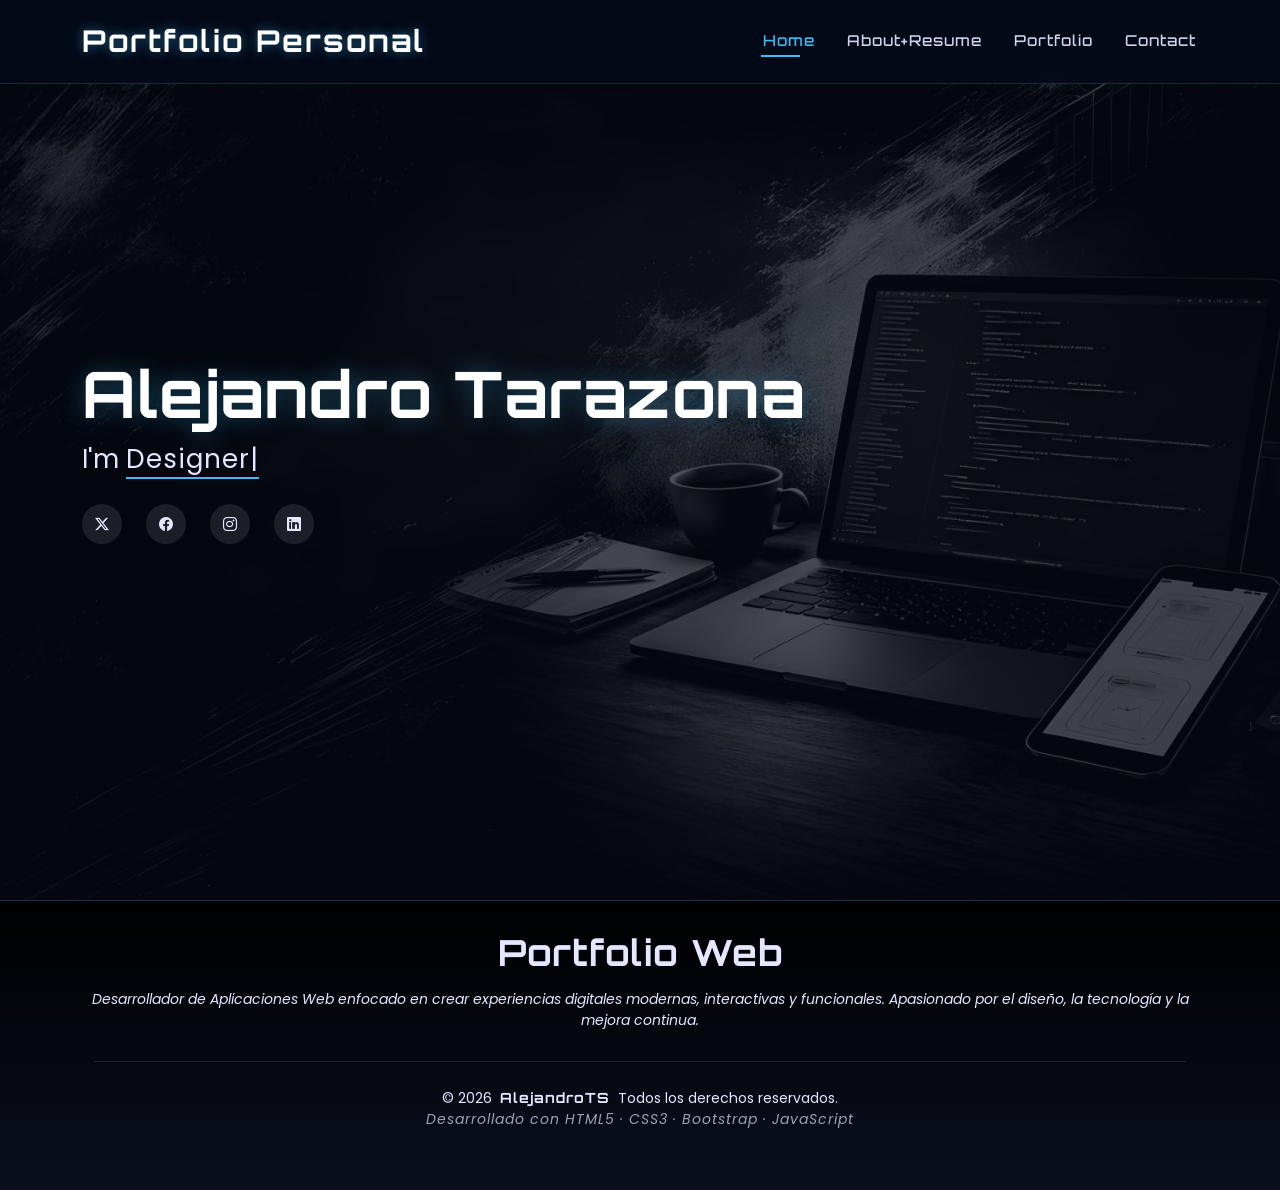
<file: index.html>
<!DOCTYPE html>
<html lang="en">

<head>
  <meta charset="utf-8">
  <meta content="width=device-width, initial-scale=1.0" name="viewport">
  <title>Index - Portfolio</title>
  <meta name="description" content="">
  <meta name="keywords" content="">

  <!-- Favicons -->
  <link href="assets/img/icons8-gato-pixel-32.png" rel="icon">
  <link href="assets/img/apple-touch-icon.png" rel="apple-touch-icon">

  <!-- Fonts -->
  <link href="https://fonts.googleapis.com" rel="preconnect">
  <link href="https://fonts.gstatic.com" rel="preconnect" crossorigin>
  <link
    href="https://fonts.googleapis.com/css2?family=Roboto:ital,wght@0,100;0,300;0,400;0,500;0,700;0,900;1,100;1,300;1,400;1,500;1,700;1,900&family=Poppins:ital,wght@0,100;0,200;0,300;0,400;0,500;0,600;0,700;0,800;0,900;1,100;1,200;1,300;1,400;1,500;1,600;1,700;1,800;1,900&family=Raleway:ital,wght@0,100;0,200;0,300;0,400;0,500;0,600;0,700;0,800;0,900;1,100;1,200;1,300;1,400;1,500;1,600;1,700;1,800;1,900&display=swap"
    rel="stylesheet">
  <link href="https://fonts.googleapis.com/css2?family=Orbitron:wght@400;600;700&display=swap" rel="stylesheet">

  <!-- Vendor CSS Files -->
  <link href="assets/vendor/bootstrap/css/bootstrap.min.css" rel="stylesheet">
  <link href="assets/vendor/bootstrap-icons/bootstrap-icons.css" rel="stylesheet">
  <link href="assets/vendor/aos/aos.css" rel="stylesheet">
  <link href="assets/vendor/swiper/swiper-bundle.min.css" rel="stylesheet">
  <link href="assets/vendor/glightbox/css/glightbox.min.css" rel="stylesheet">

  <!-- Main CSS File -->
  <link href="assets/css/main.css" rel="stylesheet">

  <!-- =======================================================
  * Template Name: Personal
  * Template URL: https://bootstrapmade.com/personal-free-resume-bootstrap-template/
  * Updated: Mar 05 2025 with Bootstrap v5.3.3
  * Author: BootstrapMade.com
  * License: https://bootstrapmade.com/license/
  ======================================================== -->
</head>

<body class="index-page">

  <header id="header" class="header d-flex align-items-center fixed-top">
    <div class="container-fluid container-xl position-relative d-flex align-items-center justify-content-between">

      <a href="index.html" class="logo d-flex align-items-center">
        <!-- Uncomment the line below if you also wish to use an image logo -->
        <h1 class="sitename">Portfolio Personal</h1>
      </a>

      <!--Boton Hamburguesa-->
      <i class="mobile-nav-toggle bi bi-list"></i>

      <nav id="navmenu" class="navmenu">
        <ul>
          <li><a href="index.html" class="active">Home</a></li>
          <li><a href="about.html">About+Resume</a></li>
          <li><a href="portfolio.html">Portfolio</a></li>
          <li><a href="contact.html">Contact</a></li>
        </ul>
      </nav>

    </div>
  </header>

  <main class="main">

    <!-- Hero Section -->
    <section id="hero" class="hero section dark-background">

      <img src="assets/img/imgHome.jpeg" alt="" data-aos="fade-in">

      <div class="container" data-aos="zoom-out" data-aos-delay="100">
        <h2>Alejandro Tarazona</h2>
        <p>I'm <span class="typed" data-typed-items="Designer, Developer, Student"></span><span
            class="typed-cursor typed-cursor--blink"></span></p>
        <div class="social-links">
          <a href="#"><i class="bi bi-twitter-x"></i></a>
          <a href="#"><i class="bi bi-facebook"></i></a>
          <a href="#"><i class="bi bi-instagram"></i></a>
          <a href="#"><i class="bi bi-linkedin"></i></a>
        </div>
      </div>

    </section><!-- /Hero Section -->

  </main>

  <footer id="footer" class="footer dark-background">
    <div class="container">
      <h3 class="sitename">Portfolio Web</h3>
      <p>
        Desarrollador de Aplicaciones Web enfocado en crear experiencias digitales modernas,
        interactivas y funcionales. Apasionado por el diseño, la tecnología y la mejora continua.
      </p>

      <div class="container">
        <div class="copyright">
          <span>© 2026</span>
          <strong class="px-1 sitename">AlejandroTS</strong>
          <span>Todos los derechos reservados.</span>
        </div>
        <p class="footer-tech">
          Desarrollado con HTML5 · CSS3 · Bootstrap · JavaScript
        </p>
      </div>
    </div>
  </footer>

  <!-- Scroll Top -->
  <a href="#" id="scroll-top" class="scroll-top d-flex align-items-center justify-content-center"><i
      class="bi bi-arrow-up-short"></i></a>

  <!-- Preloader -->
  <div id="preloader"></div>

  <!-- Vendor JS Files -->
  <script src="assets/vendor/bootstrap/js/bootstrap.bundle.min.js"></script>
  <script src="assets/vendor/php-email-form/validate.js"></script>
  <script src="assets/vendor/aos/aos.js"></script>
  <script src="assets/vendor/typed.js/typed.umd.js"></script>
  <script src="assets/vendor/purecounter/purecounter_vanilla.js"></script>
  <script src="assets/vendor/waypoints/noframework.waypoints.js"></script>
  <script src="assets/vendor/swiper/swiper-bundle.min.js"></script>
  <script src="assets/vendor/glightbox/js/glightbox.min.js"></script>
  <script src="assets/vendor/imagesloaded/imagesloaded.pkgd.min.js"></script>
  <script src="assets/vendor/isotope-layout/isotope.pkgd.min.js"></script>

  <!-- Main JS File -->
  <script src="assets/js/main.js"></script>

</body>

</html>
</file>
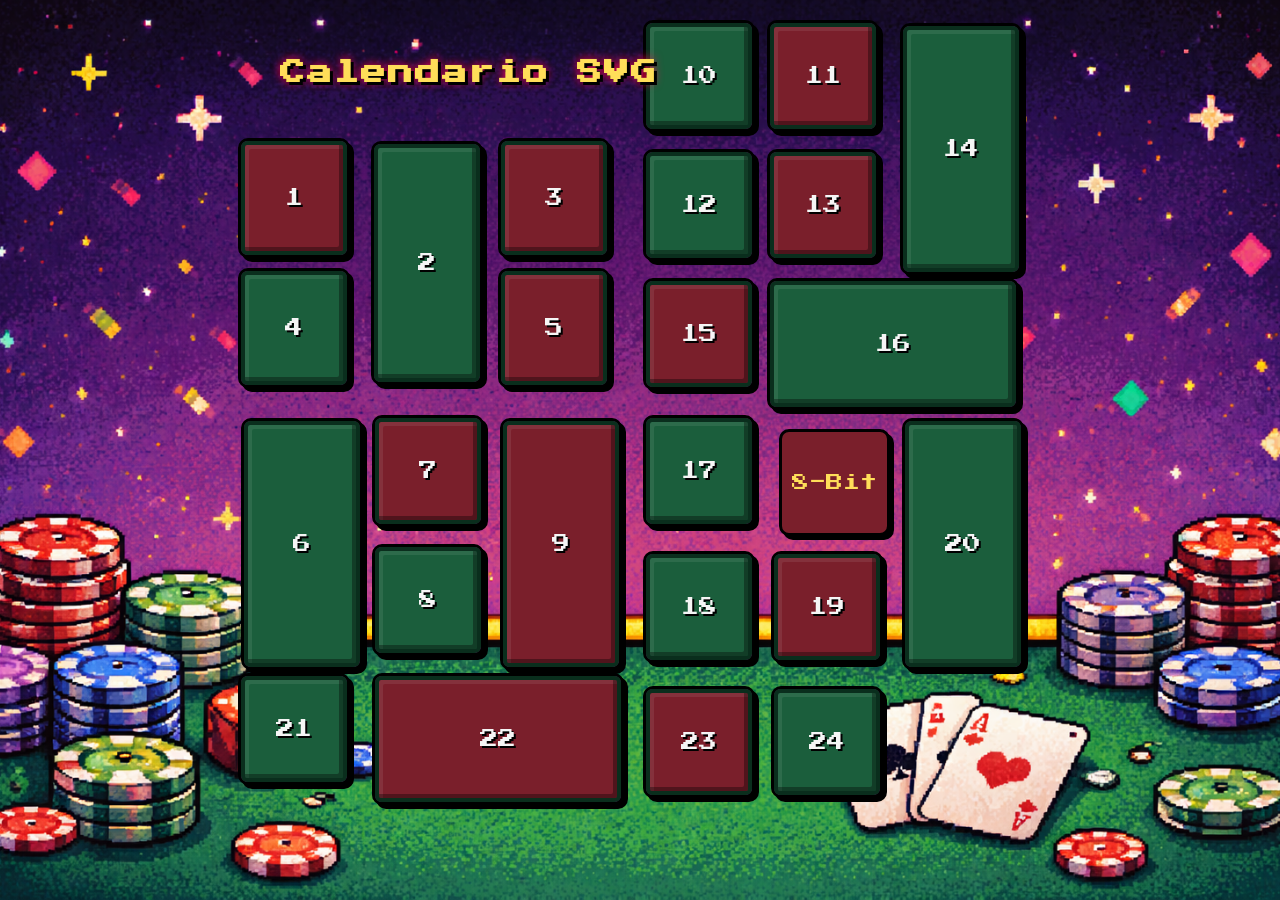
<file: Proyectos/Calendario_SVG/index.html>
<!DOCTYPE html>
<html lang="en">

<head>
  <meta charset="UTF-8">
  <meta name="viewport" content="width=device-width, initial-scale=1.0">
  <title>Calendario-8Bit</title>
  <link rel="stylesheet" href="css/style.css">
  <link rel="preconnect" href="https://fonts.googleapis.com">
  <link rel="preconnect" href="https://fonts.gstatic.com" crossorigin>
  <link href="https://fonts.googleapis.com/css2?family=Pacifico&display=swap" rel="stylesheet">
  <link href="https://fonts.googleapis.com/css2?family=Press+Start+2P&display=swap" rel="stylesheet">
</head>

<body>
  <div id="calendario">
    <div id="uno">
      <div>
        <h1>Calendario SVG</h1>
      </div>

      <!-- DÍA 1 -->
      <div class="day alt normal dia_uno">
        <div class="door">
          <span>1</span>
        </div>
        <svg viewBox="0 0 120 120">
          <circle cx="60" cy="70" r="42" fill="#D1495B" />
          <rect x="48.4" y="15" width="25" height="15" fill="#F79257" />
          <circle cx="61" cy="9" r="6" fill="none" stroke="#F79257" stroke-width="1.2" />
        </svg>
      </div>

      <!-- DÍA 2 (LARGO) -->
      <div class="day largo_uno dia_dos">
        <div class="door">
          <span>2</span>
        </div>
        <svg viewBox="-100 -200 200 400">
          <rect x="-20" y="100" width="45" height="40" fill="brown" />
          <polygon points="0,-10 80,110 -80,110" fill="#234236" />
          <polygon points="0,-50 60,50 -60,50" fill="#0C5C4C" />
          <polygon points="0,-90 40,-10 -40,-10" fill="#38755B" />
        </svg>
      </div>

      <!-- DÍA 3 -->
      <div class="day normal dia_tres">
        <div class="door">
          <span>3</span>
        </div>
        <svg viewBox="-100 -100 200 200">
          <circle class="head" cx="0" cy="-50" r="30" />
          <circle class="eye" cx="-12" cy="-55" r="3" />
          <circle class="eye" cx="12" cy="-55" r="3" />
          <rect class="mouth" x="-10" y="-40" width="20" height="5" rx="2" />
          <line class="limb" x1="-40" y1="-10" x2="40" y2="-10" />
          <line class="limb" x1="-25" y1="50" x2="0" y2="-15" />
          <line class="limb" x1="25" y1="50" x2="0" y2="-15" />
          <circle cx="0" cy="-10" r="5" />
          <circle cx="0" cy="10" r="5" />
        </svg>
      </div>

      <!-- DÍA 4 -->
      <div class="day normal dia_cuatro">
        <div class="door">
          <span>4</span>
        </div>
        <svg viewBox="-100 -100 200 200">
          <polygon class="wall" points="-65,80 -65,-10 0,-70 65,-10 65,80" />
          <polyline class="roof" points="-75,-8 0,-78 75,-8" />
          <rect class="doorr" x="-45" y="10" width="30" height="60" rx="2" />
          <circle class="door-knob" cx="-35" cy="40" r="2" />
          <rect class="stair" x="-47" y="70" width="34" height="5" />
          <rect class="stair" x="-49" y="75" width="38" height="5" />
          <rect class="window" x="5" y="15" width="40" height="35" rx="5" />
          <line x1="5" y1="32.5" x2="45" y2="32.5" />
          <line x1="25" y1="15" x2="25" y2="50" />
          <rect class="window-sill" x="2" y="48" width="46" height="5" rx="5" />
          <circle class="window" cx="0" cy="-25" r="15" />
          <line x1="-15" y1="-25" x2="15" y2="-25" />
          <line x1="0" y1="-40" x2="0" y2="-10" />
        </svg>
      </div>

      <!-- DÍA 5 -->
      <div class="day alt normal dia_cinco">
        <div class="door">
          <span>5</span>
        </div>
        <svg viewBox="-100 -100 200 200">
          <path d="M -70 0 L 70 0 L 30 -50 M 70 0 L 30 50" fill="none" stroke="#D1495B" stroke-width="25"
            stroke-linecap="round" stroke-linejoin="round" />
        </svg>
      </div>
    </div>

    <div id="dos">
      <!-- DÍA 6 -->
      <div class="day largo_uno dia_seis">
        <div class="door"><span>6</span></div>
        <svg viewBox="-100 -200 200 400">
          <path d="
      M 0 -80
      Q 5 -75 0 -70
      Q -10 -65 0 -60
      Q 15 -55 0 -50
      Q -20 -45 0 -40
      Q 25 -35 0 -30
      Q -30 -25 0 -20
      Q 35 -15 0 -10
      Q -40 -5 0 0
      Q 45 5 0 10
      Q -50 15 0 20
      Q 55 25 0 30
      Q -60 35 0 40
      Q 65 45 0 50
      Q -70 55 0 60
      Q 75 65 0 70
      Q -80 75 0 80
      Q 85 85 0 90
      Q -90 95 0 100
      Q 95 105 0 110
      Q -100 115 0 120
      L 0 140
      L 20 140
      L -20 140" fill="none" stroke="#0C5C4C" stroke-width="5" />
        </svg>
      </div>

      <!-- DÍA 7 -->
      <div class="day alt normal dia_siete">
        <div class="door"><span>7</span></div>
        <svg viewBox="-100 -100 200 200">
          <circle cx="0" cy="-50" r="10" fill="#a9172a" />
          <rect class="box" x="-60" y="-40" width="120" height="100" />
          <rect class="box" x="-70" y="-47" width="140" height="20" />
          <rect class="stripe" x="-20" y="-40" width="40" height="100" />
          <rect class="stripe" x="-25" y="-47" width="50" height="20" />
          <path class="ribbon" d="M 0 -50 L 30 -50 C 50 -50 50 -70 30 -65 L 0 -50" />
          <path class="ribbon" d="M 0 -50 L -30 -50 C -50 -50 -50 -70 -30 -65 L 0 -50" />
        </svg>
      </div>

      <!-- DÍA 8 -->
      <div class="day normal dia_ocho">
        <div class="door"><span>8</span></div>
        <svg class="bear" viewBox="-100 -100 200 200">
          <circle class="ear" cx="-40" cy="-50" r="18" />
          <circle class="ear" cx="40" cy="-50" r="18" />
          <rect class="face" x="-55" y="-60" width="110" height="120" rx="50" ry="30" />
          <circle cx="20" cy="-30" r="3" />
          <circle cx="-20" cy="-30" r="3" />
          <path d="M -30 0 C -30 -25 30 -25 30 0 L 30 30 Q 30 40 20 40 L -20 40 Q -30 40 -30 30" fill="#E5C39C" />
          <path d="M -10 0 L 10 0 C 10 20 -10 20 -10 0" />
          <path class="mouth" d="M 0 10 Q 0 25 10 25 M 0 10 Q 0 25 -10 25" />
        </svg>
      </div>

      <!-- DÍA 9 -->
      <div class="day largo_uno dia_nueve">
        <div class="door"><span>9</span></div>
        <svg viewBox="-100 -200 200 400">
          <path d="M 50 120 L 50 -80 A 50 50 0 0 0 -50 -80" fill="none" stroke="black" stroke-width="45"
            stroke-linecap="round" />
          <path d="M 50 120 L 50 -80 A 50 50 0 0 0 -50 -80" fill="none" stroke="red" stroke-width="35"
            stroke-linecap="round" />
          <path d="M 50 120 L 50 -80 A 50 50 0 0 0 -50 -80" fill="none" stroke="white" stroke-width="35"
            stroke-dasharray="30 30" />
        </svg>
      </div>

      <!-- DÍA 21 -->
      <div class="day alt normal dia_veintiuno">
        <div class="door"><span>21</span></div>
        <svg viewBox="-100 -100 200 200">
          <rect x="-100" y="-100" width="200" height="200" fill="#CD803D" />
          <circle r="55" stroke="#FCCE7B" stroke-width="10" fill="white" />
          <circle r="45" stroke="#B6705F" stroke-width="6" stroke-dasharray="6 17.56" fill="none" />
          <g stroke="#5f4c6c" stroke-linecap="round">
            <line id="hours" y2="-20" stroke-width="8" />
            <line id="minutes" y2="-35" stroke-width="6" />
          </g>
        </svg>
      </div>

      <!-- DÍA 22 -->
      <div class="day largo_dos dia_veintidos">
        <div class="door"><span>22</span></div>
        <svg width="200" height="100">
          <g transform="translate(70, 170)">
            <g id="arm1" transform="rotate(-25)">
              <!-- 1st arm -->
              <path d="M 0 0 L 0 -70" class="arm" />
              <circle r="5" />

              <g transform="translate(0, -70)">
                <g id="arm2" transform="rotate(50)">
                  <!-- 2nd arm -->
                  <path d="M 0 0 L 0 -70" class="arm" />
                  <circle r="5" />

                  <g transform="translate(0, -70)">
                    <g id="arm3" transform="rotate(45)">
                      <!-- 3rd arm -->
                      <path d="M 0 0 L 0 -30" class="arm" />
                      <circle r="5" />

                      <g transform="translate(0, -30)">
                        <g id="head" transform="rotate(-90)">
                          <!-- Head -->
                          <path d="M -30 30 Q 0 -20 30 30 Q 0 35 -30 30" fill="gray" />
                          <circle cx="0" cy="25" r="10" fill="gold" />
                          <path d="M -30 30 Q 0 -20 30 30 Q 0 25 -30 30" />
                          <rect x="-10" y="-10" width="20" height="30" rx="5" />
                        </g>
                      </g>
                    </g>
                  </g>
                </g>
              </g>
            </g>
          </g>

          <!-- Base -->
          <ellipse cx="100" cy="175" rx="30" ry="5" />
          <ellipse cx="100" cy="170" rx="30" ry="5" fill="gray" />
        </svg>
        <script>
          const head = document.getElementById("head");
          const arm1 = document.getElementById("arm1");
          const arm2 = document.getElementById("arm2");
          const arm3 = document.getElementById("arm3");

          let arm1Rotation = -25;
          let arm3Rotation = 45;

          let newArm1Rotation = arm1Rotation;
          let newArm3Rotation = arm3Rotation;

          let isDragging = false;
          let dragStartX, dragStartY;

          head.addEventListener("mousedown", (e) => {
            isDragging = true;
            dragStartX = e.clientX;
            dragStartY = e.clientY;
          });

          document.addEventListener("mousemove", (e) => {
            if (!isDragging) return;

            const dx = e.clientX - dragStartX;
            const dy = e.clientY - dragStartY;

            newArm1Rotation = Math.max(-60, Math.min(0, arm1Rotation - dy * 0.5));
            newArm3Rotation = Math.max(-90, Math.min(90, arm3Rotation - dx * 0.8));

            arm1.setAttribute("transform", `rotate(${newArm1Rotation})`);
            arm2.setAttribute("transform", `rotate(${-newArm1Rotation * 2})`);
            arm3.setAttribute("transform", `rotate(${newArm3Rotation})`);
          });

          document.addEventListener("mouseup", () => {
            isDragging = false;

            arm3Rotation = newArm3Rotation;
            arm1Rotation = newArm1Rotation;
          });
        </script>
      </div>
    </div>

    <div id="tres">
      <!-- DÍA 10 -->
      <div class="day alt normal dia_diez">
        <div class="door"><span>10</span></div>
        <svg viewBox="-100 -100 200 200">
          <g transform="translate(0 5)">
            <g>
              <polygon points="0,0 36,-50 0,-100" fill="#EDD8B7" />
              <polygon points="0,0 -36,-50 0,-100" fill="#E5C39C" />
            </g>
            <g transform="rotate(72)">
              <polygon points="0,0 36,-50 0,-100" fill="#EDD8B7" />
              <polygon points="0,0 -36,-50 0,-100" fill="#E5C39C" />
            </g>
            <g transform="rotate(-72)">
              <polygon points="0,0 36,-50 0,-100" fill="#EDD8B7" />
              <polygon points="0,0 -36,-50 0,-100" fill="#E5C39C" />
            </g>
            <g transform="rotate(144)">
              <polygon points="0,0 36,-50 0,-100" fill="#EDD8B7" />
              <polygon points="0,0 -36,-50 0,-100" fill="#E5C39C" />
            </g>
            <g transform="rotate(-144)">
              <polygon points="0,0 36,-50 0,-100" fill="#EDD8B7" />
              <polygon points="0,0 -36,-50 0,-100" fill="#E5C39C" />
            </g>
          </g>
        </svg>
      </div>

      <!-- DÍA 11 -->
      <div class="day normal dia_once">
        <div class="door"><span>11</span></div>
        <svg viewBox="-100 -100 200 200">
          <path id="branch" d="
      M 0 0 L 0 -90
      M 0 -20 L 20 -34
      M 0 -20 L -20 -34
      M 0 -40 L 20 -54
      M 0 -40 L -20 -54
      M 0 -60 L 20 -74
      M 0 -60 L -20 -74" stroke="#E5C39C" stroke-width="5" />
          <use href="#branch" transform="rotate(60)" />
          <use href="#branch" transform="rotate(120)" />
          <use href="#branch" transform="rotate(180)" />
          <use href="#branch" transform="rotate(240)" />
          <use href="#branch" transform="rotate(300)" />
        </svg>
      </div>

      <!-- DÍA 12 -->
      <div class="day normal dia_doce">
        <div class="door"><span>12</span></div>
        <svg viewBox="-100 -100 200 200">
          <defs>
            <g id="tree">
              <polygon points="-10,0 10,0 0 -50" fill="#38755b" />
              <line x1="0" y1="0" x2="0" y2="10" stroke="#778074" stroke-width="2" />
            </g>
          </defs>

          <rect x="-100" y="-100" width="200" height="200" fill="#F1DBC3" />
          <circle cx="0" cy="380" r="350" fill="#F8F4E8" />

          <use href="#tree" x="-30" y="25" transform="scale(2)" />
          <use href="#tree" x="-20" y="40" transform="scale(1.2)" />
          <use href="#tree" x="40" y="40" />
          <use href="#tree" x="50" y="30" transform="scale(1.5)" />
        </svg>
      </div>

      <!-- DÍA 13 -->
      <div class="day normal dia_trece">
        <div class="door"><span>13</span></div>
        <svg viewBox="-100 -100 200 200" onclick="toggleLight()">
          <path id="bulb" d="
      M -30 20
      A 50 50 0 1 1 30 20
      Q 20 30 20 50
      L -20 50
      Q -20 30 -30 20" fill="transparent" stroke="black" stroke-width="10" stroke-linejoin="round" />
          <path d="M -30 -20 A 30 30 0 0 1 0 -50" fill="none" stroke="black" stroke-width="10" stroke-linecap="round" />
          <path d="M -18 62 L 18 62 M -15 75 L 15 75" stroke="black" stroke-width="10" stroke-linecap="round" />
        </svg>
      </div>

      <!-- DÍA 14 -->
      <div class="day largo_uno dia_catorce">
        <div class="door"><span>14</span></div>
        <svg viewBox="-100 -200 200 400" fill="rgba(0, 0, 0, 0.5)">
          <g transform="translate(0, -50)">
            <g id="windmill-head">
              <circle r="8" />
              <path id="arm" d="M -7 -20 C -7 -10 7 -10 7 -20 L 2 -80 L -2 -80" />
              <use href="#arm" transform="rotate(120)" />
              <use href="#arm" transform="rotate(-120)" />
            </g>
          </g>
          <path d="M -7 100 L 7 100 L 3 -35 L -3 -35" />
        </svg>
      </div>

      <!-- DÍA 15 -->
      <div class="day normal dia_quince">
        <div class="door"><span>15</span></div>
        <svg viewBox="-100 -100 200 200">
          <g id="bell" stroke="black" stroke-width="2">
            <circle cx="0" cy="-45" r="7" fill="#4F6D7A" />
            <circle id="bell-clapper" cx="0" cy="50" r="10" fill="#F79257" />
            <path d="
        M -50 40
        L -50 50
        L 50 50
        L 50 40
        Q 40 40 40 10
        C 40 -60 -40 -60 -40 10
        Q -40 40 -50 40" fill="#FDEA96" />
          </g>
        </svg>
      </div>

      <!-- DÍA 16 -->
      <div class="day alt largo_dos dia_dieciseis">
        <div class="door"><span>16</span></div>
        <svg viewBox="-200 -100 400 200" fill="none">
          <path stroke="#E0CEB9" stroke-width="4"
            d="M-200 80 L -80 80 Q 80 80 70 -10 A 70 70 0 0 0 -70 -10 Q -80 80 80 80 L 200 80" />
          <g class="sleigh">
            <path d="
        M -30 -2 L 30 -2 A 10 10 0 0 0 30 -22
        M -20 -2 L -20 -17
        M 20 -2 L 20 -17" stroke="#AF6455" stroke-width="5" />
            <path d="M -27 -17 L 27 -17" stroke="#7A504F" stroke-width="6" />
          </g>
        </svg>
      </div>
    </div>

    <div id="cuatro">
      <!-- DÍA 17 -->
      <div class="day normal dia_diecisiete background">
        <div class="door"><span>17</span></div>
      </div>

      <div class="sobreMi normal">
        <a href="../../portfolio.html" class="pixel-font">8-Bit</a>
      </div>

      <!-- DÍA 18 -->
      <div class="day alt normal dia_dieciocho">
        <div class="door"><span>18</span></div>
        <svg viewBox="-100 -100 200 200">
          <path id="curve" d="M -80, 40 Q 0, 20 80, 40" fill="transparent" stroke="red" stroke-width="2" />
          <text font-family="Arial" font-size="120" font-weight="bold" fill="white" stroke="black" stroke-width="2"
            letter-spacing="-20">
            <textPath href="#curve">svg</textPath>
          </text>
        </svg>
      </div>

      <!-- DÍA 19 -->
      <div class="day normal dia_diecinueve">
        <div class="door"><span>19</span></div>
        <svg viewBox="-100 -100 200 200">
          <clipPath id="ball">
            <circle cx="0" cy="20" r="70" />
          </clipPath>

          <circle cx="0" cy="20" r="70" fill="#D1495B" />

          <polyline clip-path="url(#ball)" points="-120 40 -80 0 -40 40 0 0 40 40 80 0 120 40" fill="none"
            stroke="#9C2D2A" stroke-width="20" />

          <circle cx="0" cy="-75" r="12" fill="none" stroke="#F79257" stroke-width="2" />
          <rect x="-17.5" y="-65" width="35" height="20" fill="#F79257" />
        </svg>
      </div>

      <!-- DÍA 20 -->
      <div class="day largo_uno dia_veinte">
        <div class="door"><span>20</span></div>
        <svg viewBox="-100 -200 200 400" style="background-color: lightblue">
          <defs>
            <radialGradient id="snowball" cx="0.25" cy="0.25" r="1">
              <stop offset="0%" stop-color="white" />
              <stop offset="50%" stop-color="white" />
              <stop offset="100%" stop-color="#d6d6d6" />
            </radialGradient>
          </defs>

          <circle cx="0" cy="60" r="80" fill="url(#snowball)" />
          <circle cx="0" cy="-40" r="50" fill="url(#snowball)" />
          <polygon points="10,-46 50,-40 10,-34" fill="#e66465" />

          <circle cx="0" cy="-55" r="5" />
          <circle cx="20" cy="-55" r="5" />

          <line x1="-40" y1="30" x2="-90" y2="-30" stroke="black" stroke-width="5" />
          <line x1="-65" y1="0" x2="-90" y2="-10" stroke="black" stroke-width="5" />
        </svg>
      </div>

      <!-- DÍA 23 -->
      <div class="day normal dia_veintitres">
        <div class="door"><span>23</span></div>
        <svg viewBox="0 0 100 100">
          <circle cx="50" cy="50" r="5" fill="#0077B6" />

          <path d="M50 10 L50 90" class="snowflake2" />
          <path d="M10 50 L90 50" class="snowflake2" />
          <path d="M35 35 L65 65" class="snowflake2" />
          <path d="M35 65 L65 35" class="snowflake2" />

          <path d="M40 20 L60 40" class="snowflake2" />
          <path d="M20 40 L40 60" class="snowflake2" />
          <path d="M80 40 L60 60" class="snowflake2" />
          <path d="M40 80 L60 60" class="snowflake2" />
        </svg>
      </div>

      <!-- DÍA 24 -->
      <div class="day special normal dia_veinticuatro">
        <div class="door"><span>24</span></div>
        <svg viewBox="-100 -100 200 200" class="snow-globe">
          <defs>
            <clipPath id="snow-globe-clip">
              <circle cx="0" cy="0" r="80" />
            </clipPath>
          </defs>

          <g clip-path="url(#snow-globe-clip)">
            <rect x="-100" y="-100" width="200" height="200" fill="#F1DBC3" />
            <circle cx="0" cy="380" r="350" fill="#F8F4E8" />

            <g transform="scale(1.8) translate(-20 25)">
              <polygon points="-10,0 10,0 0,-50" fill="#38755b" />
              <line x2="0" y2="10" stroke="#778074" stroke-width="2" />
            </g>

            <g transform="scale(1) translate(-10 40)">
              <polygon points="-10,0 10,0 0,-50" fill="#38755b" />
              <line x2="0" y2="10" stroke="#778074" stroke-width="2" />
            </g>

            <g transform="scale(0.8) translate(30 40)">
              <polygon points="-10,0 10,0 0,-50" fill="#38755b" />
              <line x2="0" y2="10" stroke="#778074" stroke-width="2" />
            </g>

            <g transform="scale(1.2) translate(40 30)">
              <polygon points="-10,0 10,0 0,-50" fill="#38755b" />
              <line x2="0" y2="10" stroke="#778074" stroke-width="2" />
            </g>

            <!-- nieve -->
            <circle cx="0" cy="0" r="5" class="snowflake fast" style="--y: 0" />
            <circle cx="-50" cy="0" r="5" class="snowflake fast" style="--y: 120" />
            <circle cx="-30" cy="0" r="5" class="snowflake fast" style="--y: 40" />
            <circle cx="50" cy="0" r="5" class="snowflake fast" style="--y: 20" />
          </g>

          <circle r="80" fill="none" stroke="gray" stroke-width="2" />
        </svg>
      </div>
    </div>
  </div>
</body>

</html>
</file>
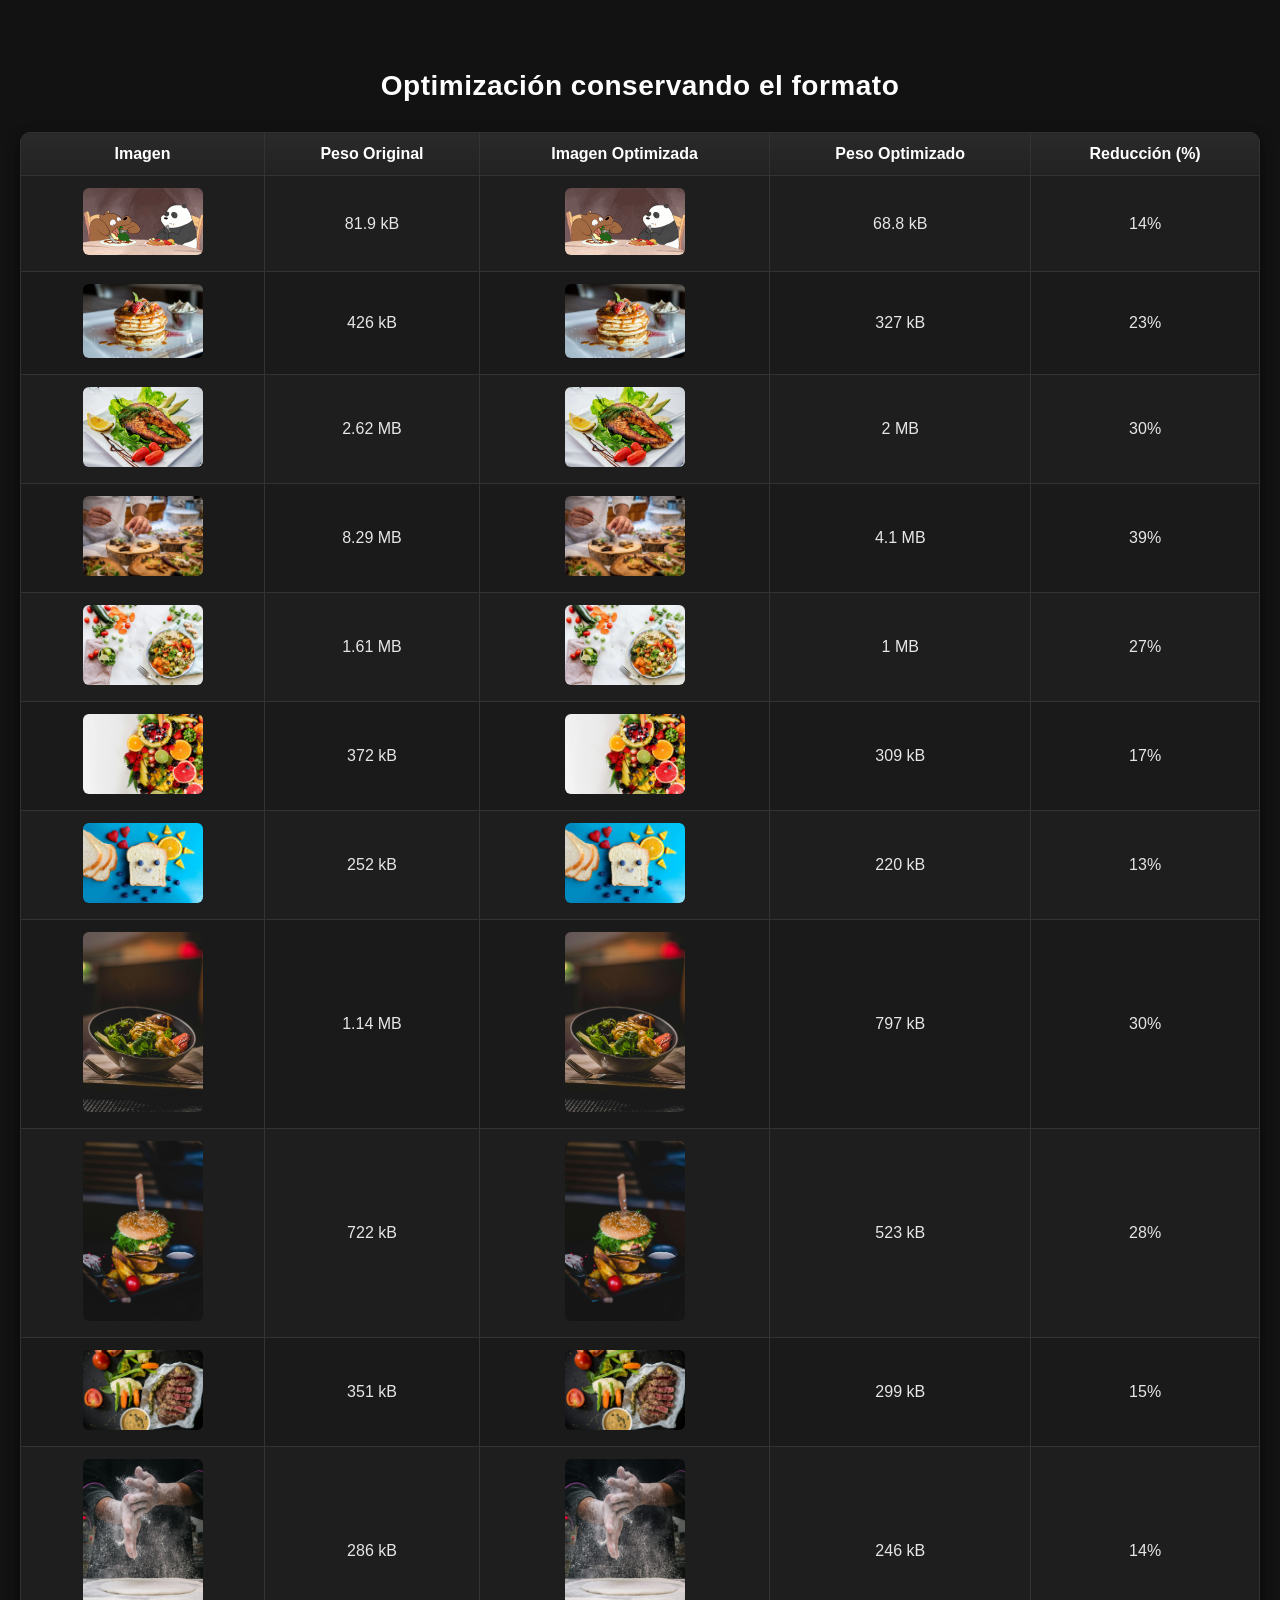
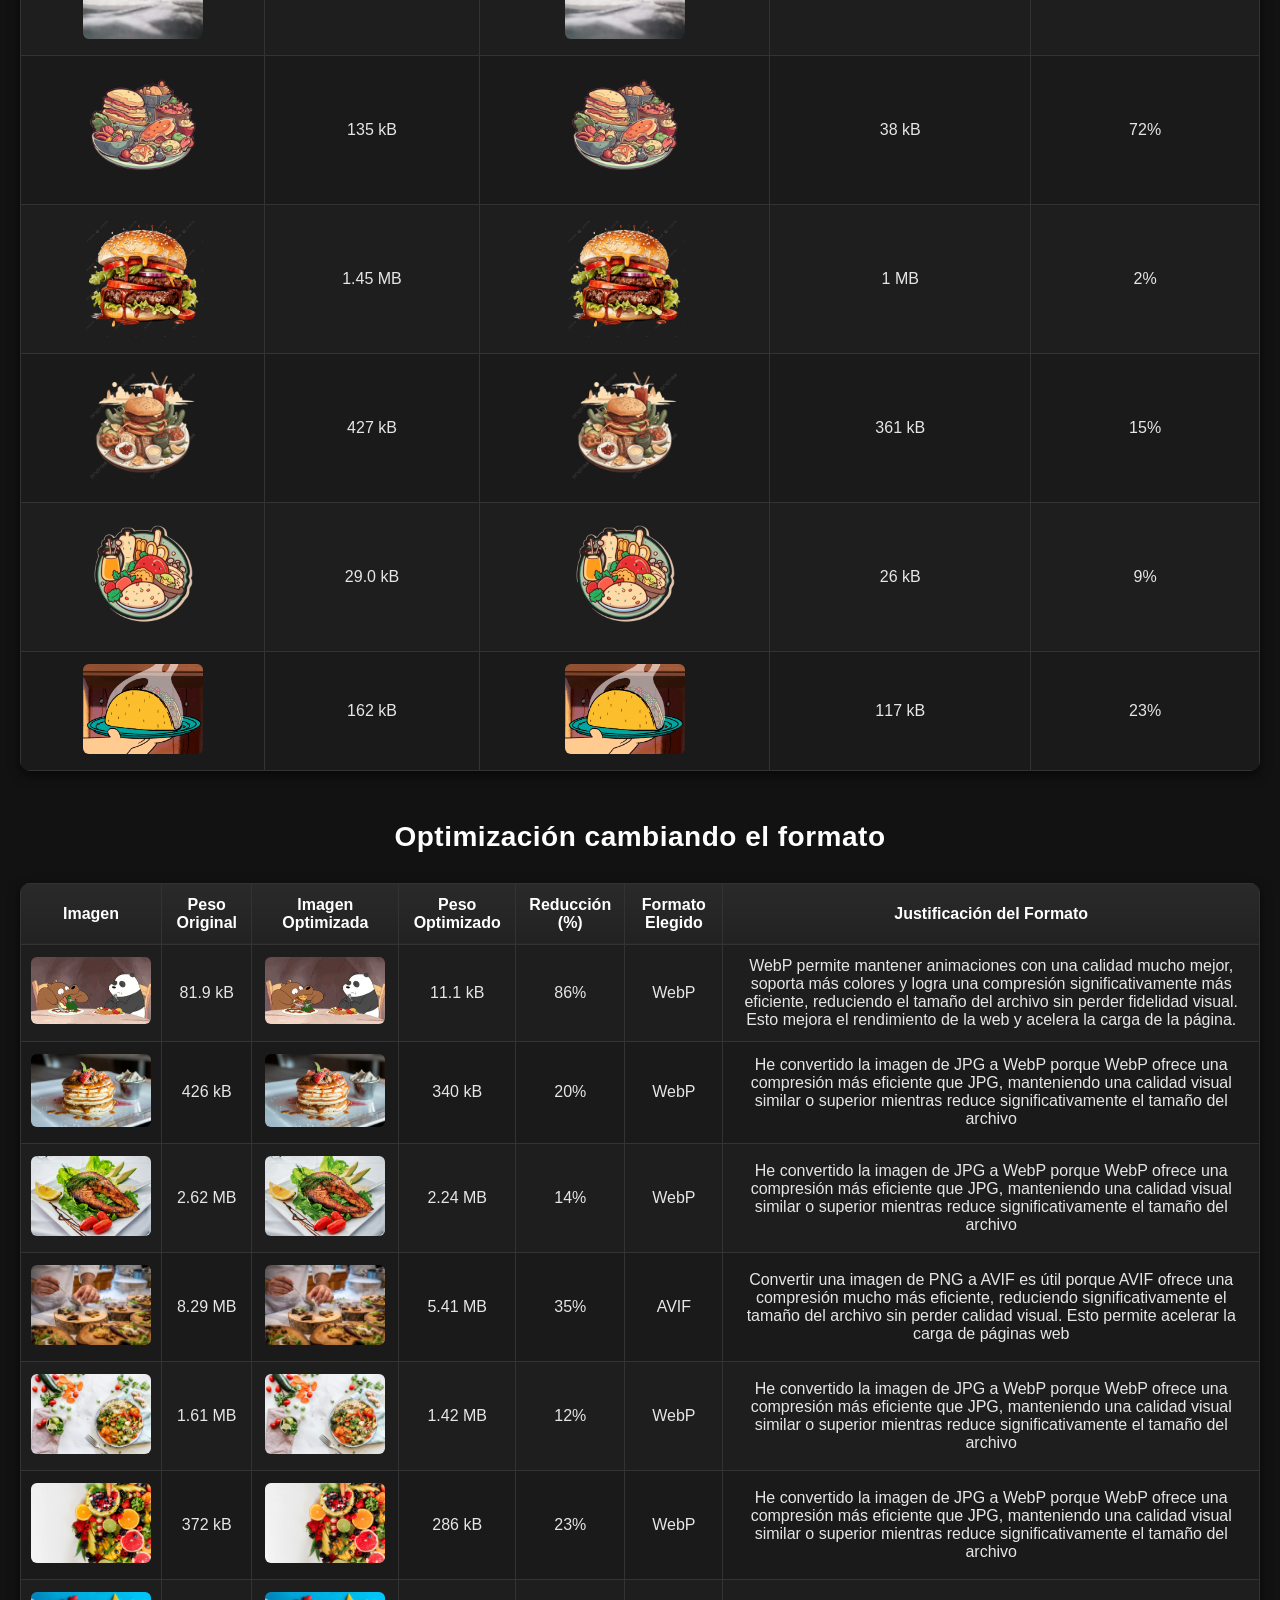
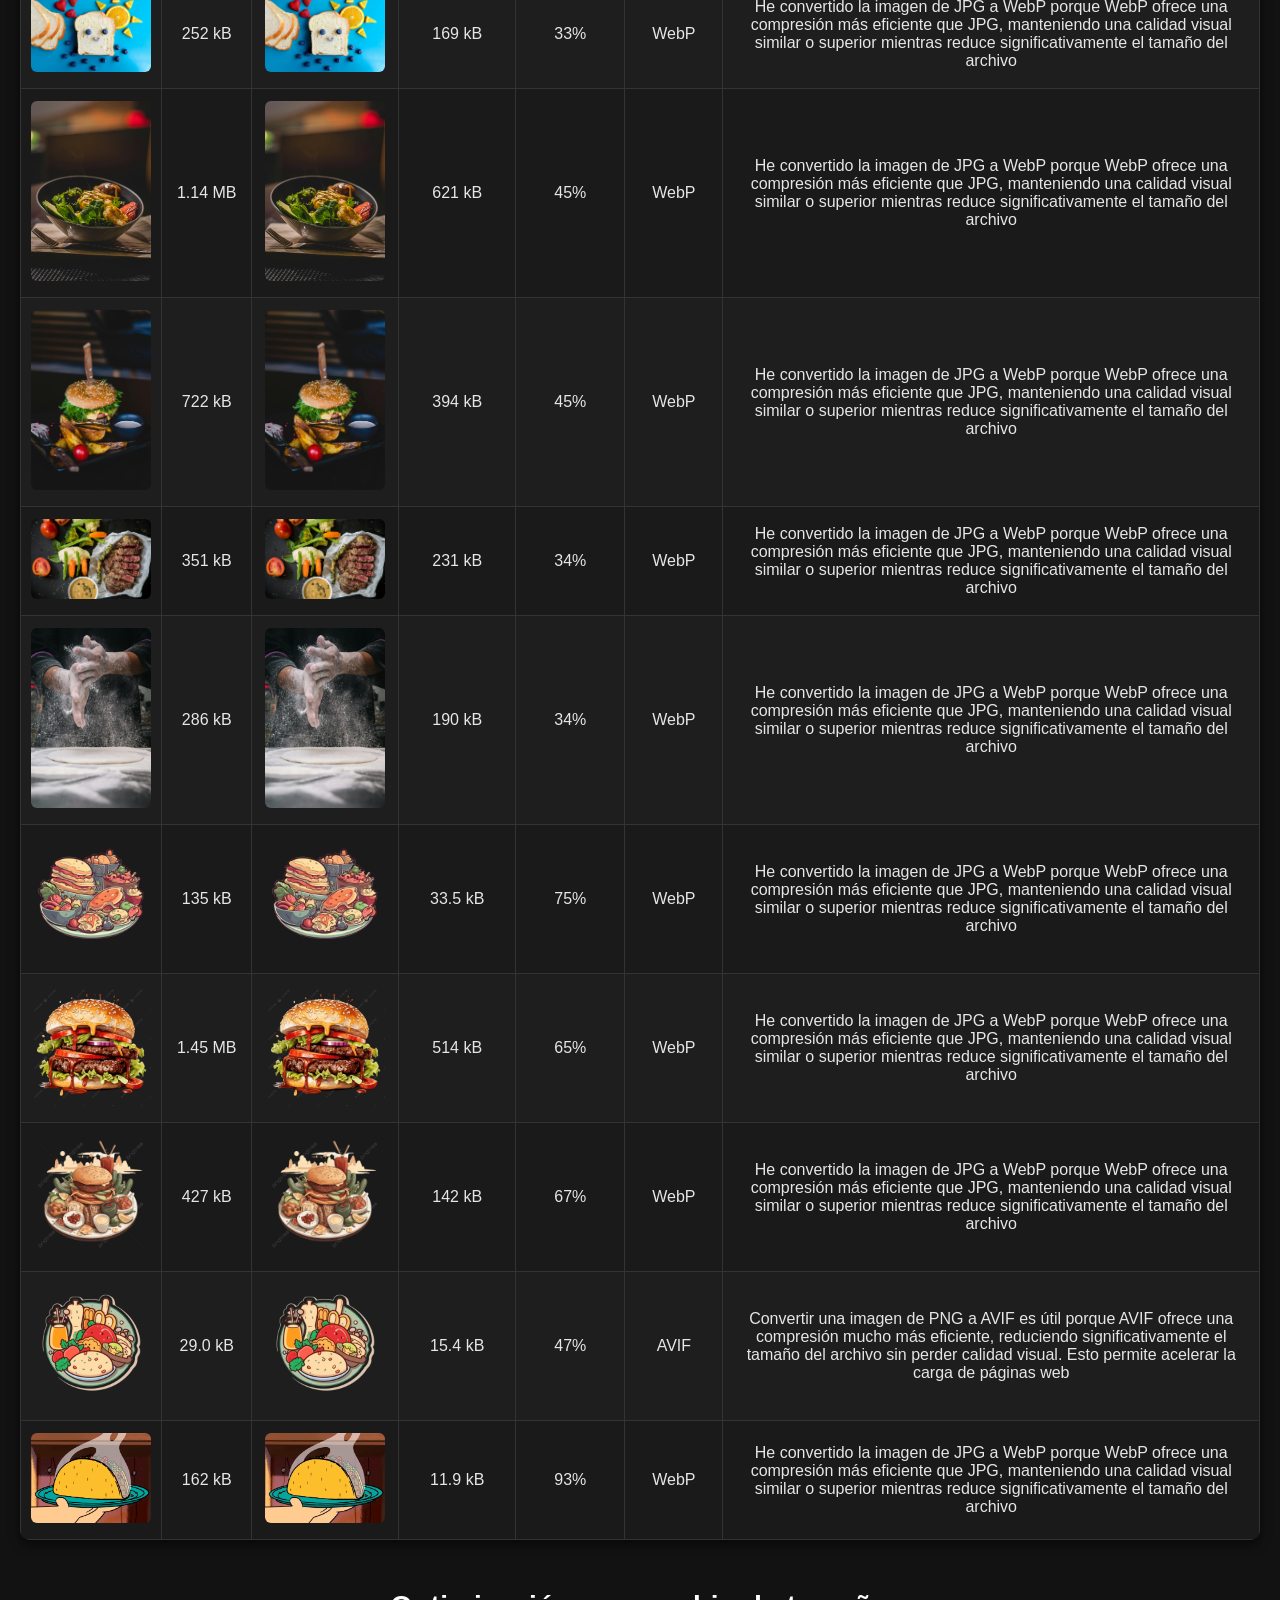
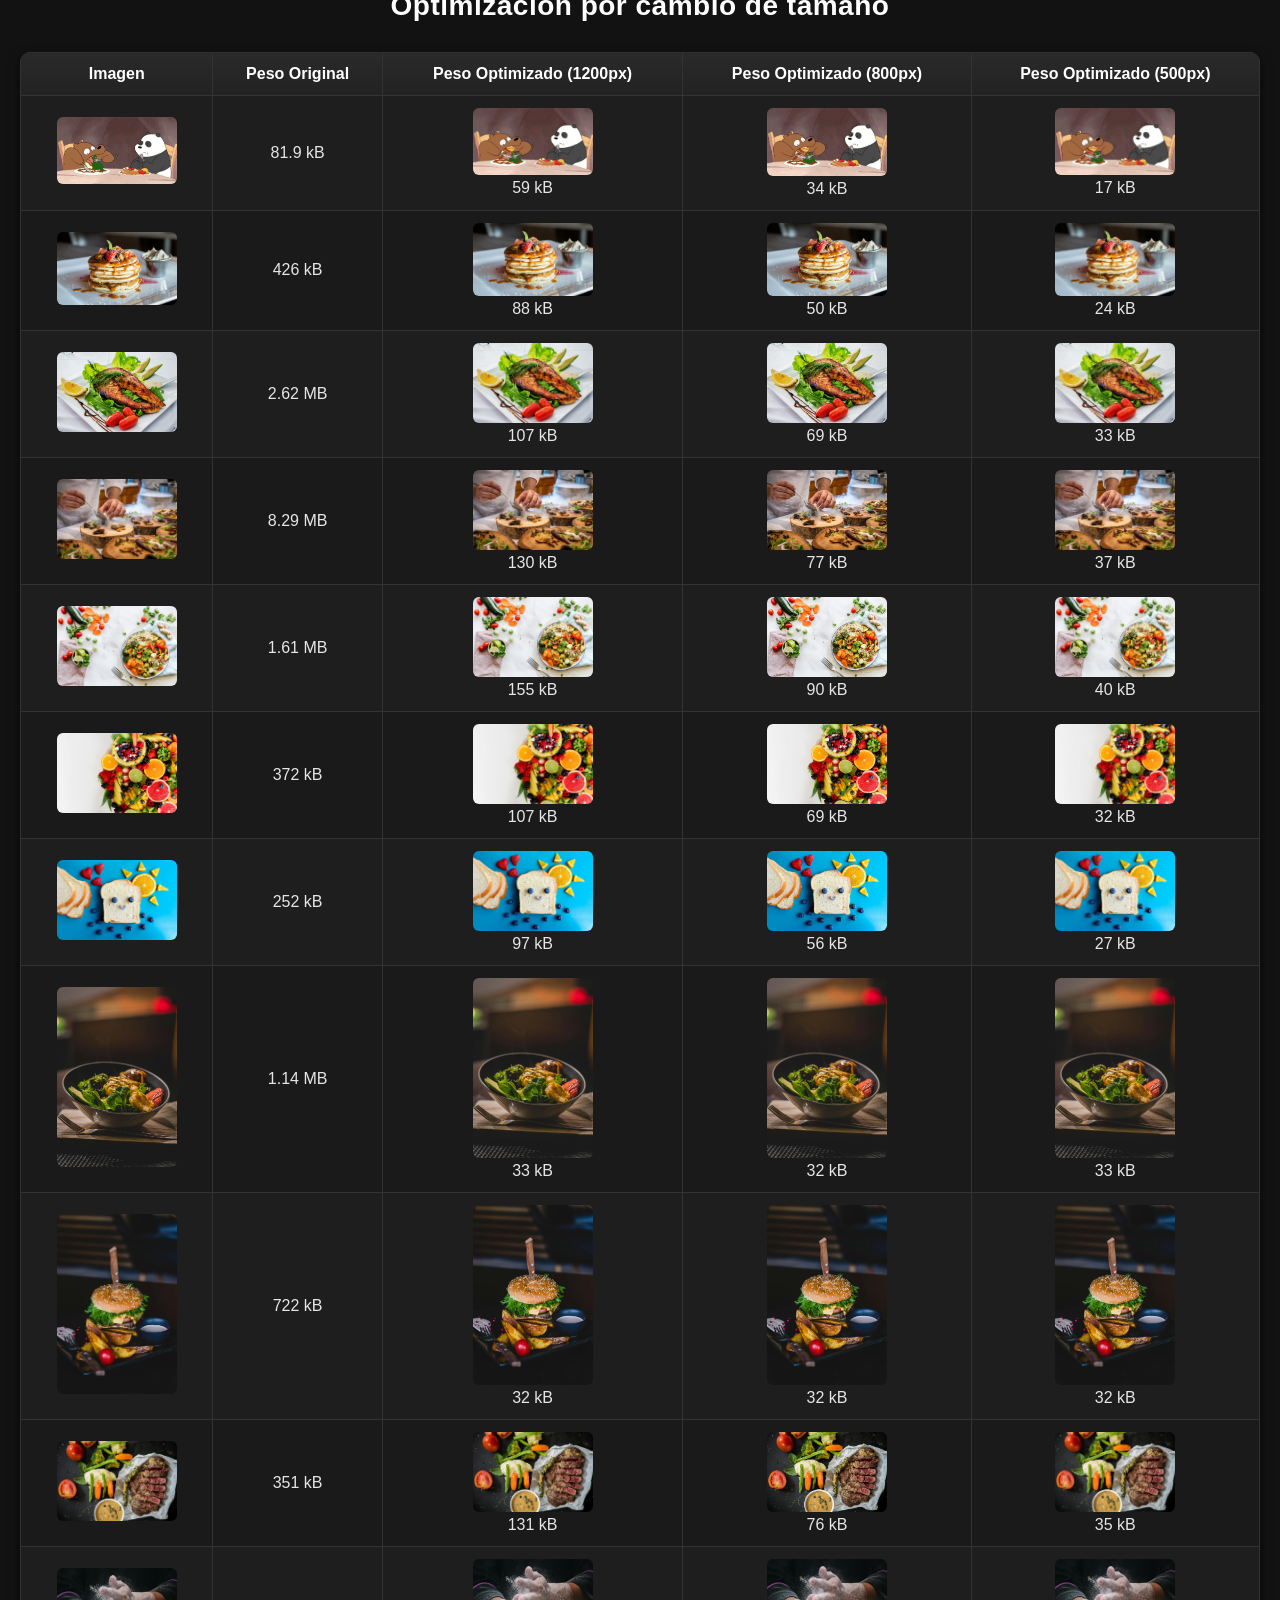
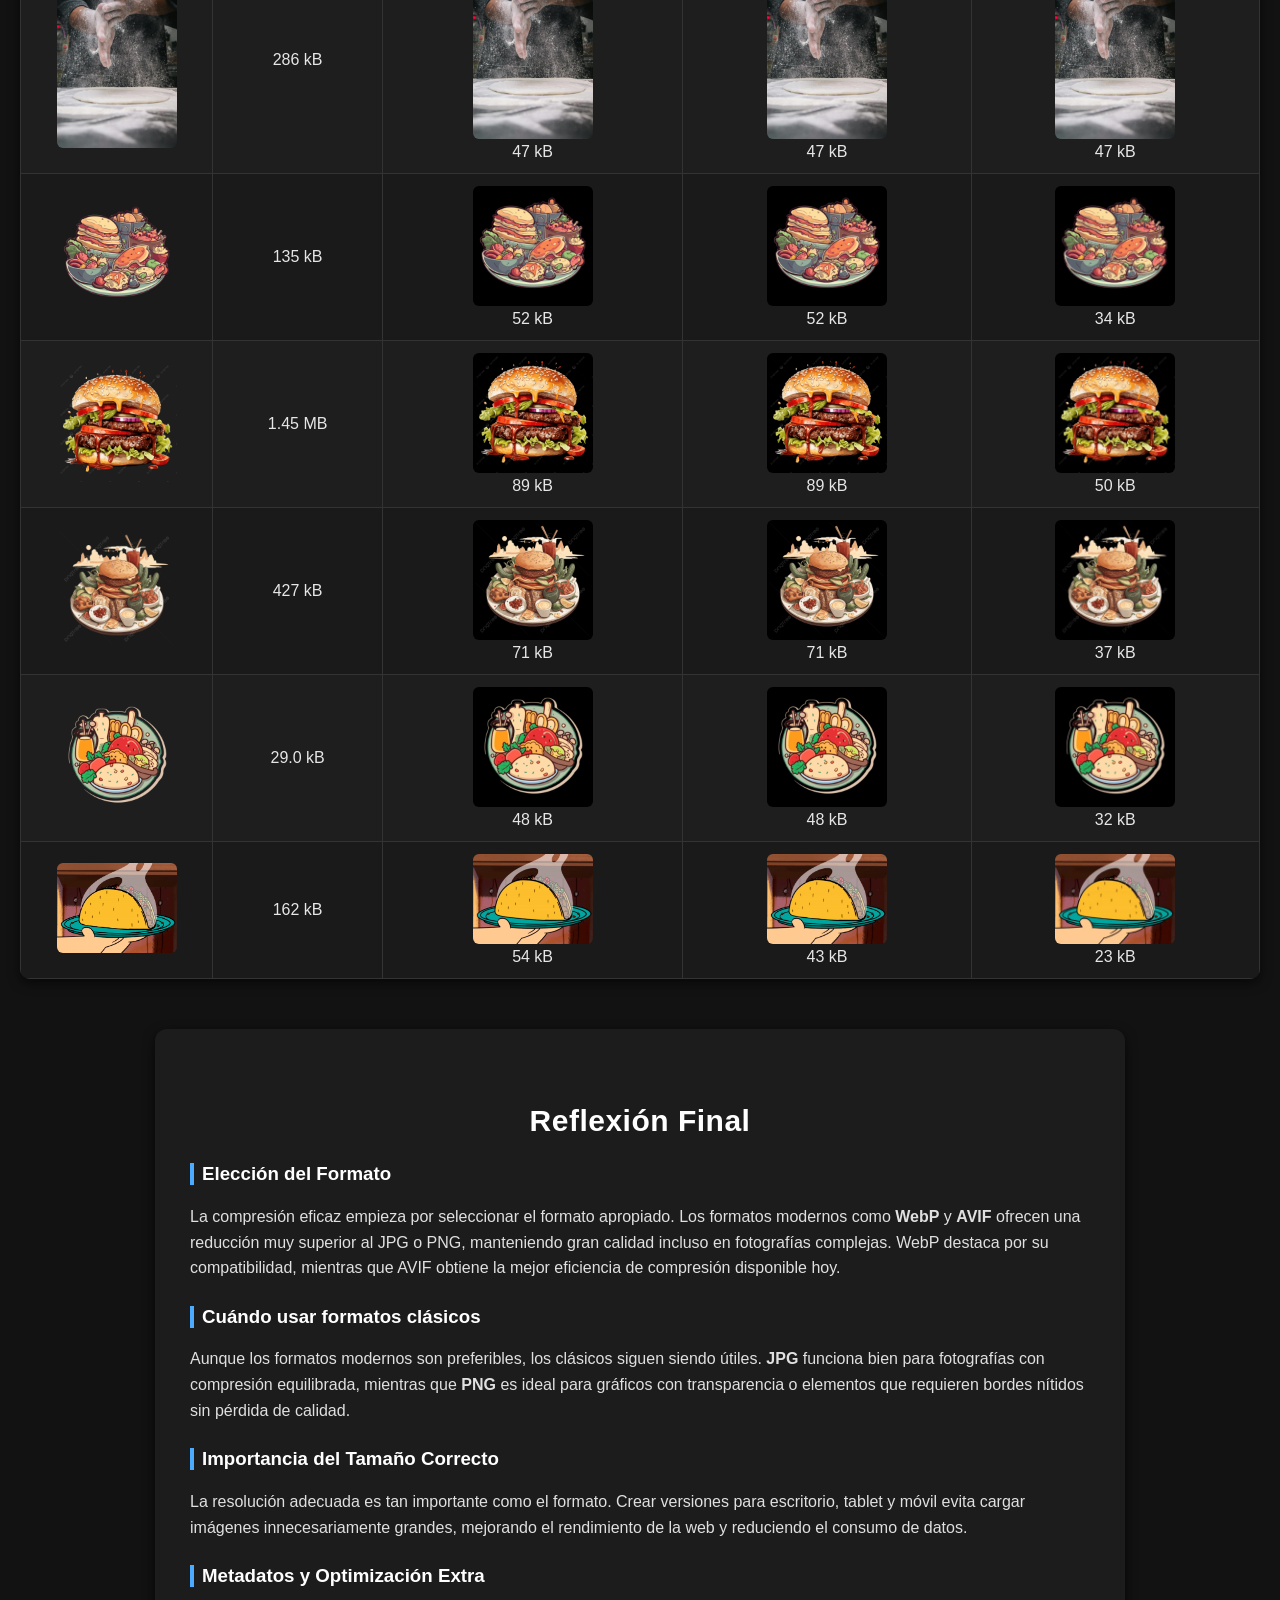
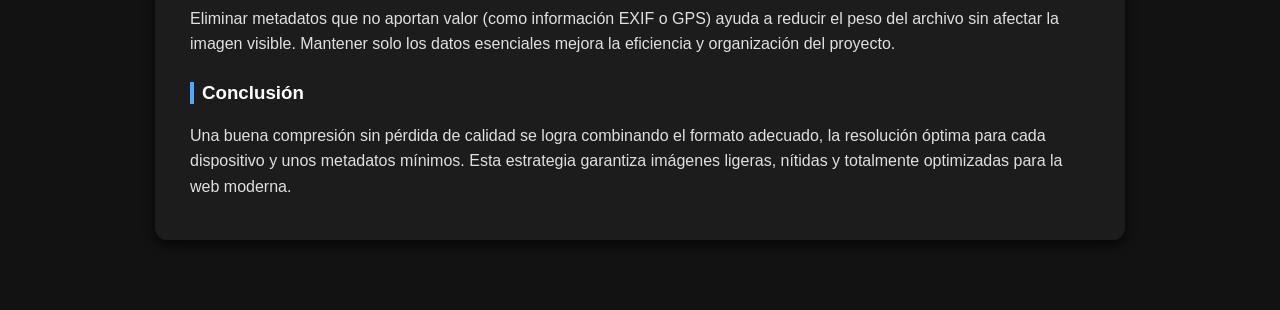
<file: Proyectos/Comprension_Imagenes/index.html>
<!DOCTYPE html>
<html lang="en">

<head>
    <meta charset="UTF-8">
    <meta name="viewport" content="width=device-width, initial-scale=1.0">
    <title>COMPRENSION IMAGENES</title>
    <link rel="stylesheet" href="style.css">
</head>

<body>
    <!-- TABLA 1: Optimización conservando el formato -->
    <h2>Optimización conservando el formato</h2>
    <table>
        <thead>
            <tr>
                <th>Imagen</th>
                <th>Peso Original</th>
                <th>Imagen Optimizada</th>
                <th>Peso Optimizado</th>
                <th>Reducción (%)</th>
            </tr>
        </thead>
        <tbody>

            <!-- 1 -->
            <tr>
                <td>
                    <img src="img/img1.gif" alt="img1" style="max-width:120px; height:auto;"><br>
                </td>
                <td>81.9 kB</td>
                <td>
                    <img src="img/Img-Opt1/img1.gif" alt="img1 optimizada" style="max-width:120px; height:auto;"><br>
                </td>
                <td>68.8 kB</td>
                <td>14%</td>
            </tr>

            <!-- 2 -->
            <tr>
                <td>
                    <img src="img/img2.jpg" alt="img2" style="max-width:120px; height:auto;"><br>
                </td>
                <td>426 kB</td>
                <td>
                    <img src="img/Img-Opt1/img2.jpg" alt="img2 optimizada" style="max-width:120px; height:auto;"><br>
                </td>
                <td>327 kB</td>
                <td>23%</td>
            </tr>

            <!-- 3 -->
            <tr>
                <td>
                    <img src="img/img3.jpg" alt="img3" style="max-width:120px; height:auto;"><br>
                </td>
                <td>2.62 MB</td>
                <td>
                    <img src="img/Img-Opt1/img3.jpg" alt="img3 optimizada" style="max-width:120px; height:auto;"><br>
                </td>
                <td>2 MB</td>
                <td>30%</td>
            </tr>

            <!-- 4 -->
            <tr>
                <td>
                    <img src="img/img4.jpg" alt="img4" style="max-width:120px; height:auto;"><br>
                </td>
                <td>8.29 MB</td>
                <td>
                    <img src="img/Img-Opt1/img4.jpg" alt="img4 optimizada" style="max-width:120px; height:auto;"><br>
                </td>
                <td>4.1 MB</td>
                <td>39%</td>
            </tr>

            <!-- 5 -->
            <tr>
                <td>
                    <img src="img/img5.jpg" alt="img5" style="max-width:120px; height:auto;"><br>
                </td>
                <td>1.61 MB</td>
                <td>
                    <img src="img/Img-Opt1/img5.jpg" alt="img5 optimizada" style="max-width:120px; height:auto;"><br>
                </td>
                <td>1 MB</td>
                <td>27%</td>
            </tr>

            <!-- 6 -->
            <tr>
                <td>
                    <img src="img/img6.jpg" alt="img6" style="max-width:120px; height:auto;"><br>
                </td>
                <td>372 kB</td>
                <td>
                    <img src="img/Img-Opt1/img6.jpg" alt="img6 optimizada" style="max-width:120px; height:auto;"><br>
                </td>
                <td>309 kB</td>
                <td>17%</td>
            </tr>

            <!-- 7 -->
            <tr>
                <td>
                    <img src="img/img7.jpg" alt="img7" style="max-width:120px; height:auto;"><br>
                </td>
                <td>252 kB</td>
                <td>
                    <img src="img/Img-Opt1/img7.jpg" alt="img7 optimizada" style="max-width:120px; height:auto;"><br>
                </td>
                <td>220 kB</td>
                <td>13%</td>
            </tr>

            <!-- 8 -->
            <tr>
                <td>
                    <img src="img/img8.jpg" alt="img8" style="max-width:120px; height:auto;"><br>
                </td>
                <td>1.14 MB</td>
                <td>
                    <img src="img/Img-Opt1/img8.jpg" alt="img8 optimizada" style="max-width:120px; height:auto;"><br>
                </td>
                <td>797 kB</td>
                <td>30%</td>
            </tr>

            <!-- 9 -->
            <tr>
                <td>
                    <img src="img/img9.jpg" alt="img9" style="max-width:120px; height:auto;"><br>
                </td>
                <td>722 kB</td>
                <td>
                    <img src="img/Img-Opt1/img9.jpg" alt="img9 optimizada" style="max-width:120px; height:auto;"><br>
                </td>
                <td>523 kB</td>
                <td>28%</td>
            </tr>

            <!-- 10 -->
            <tr>
                <td>
                    <img src="img/img10.jpg" alt="img10" style="max-width:120px; height:auto;"><br>
                </td>
                <td>351 kB</td>
                <td>
                    <img src="img/Img-Opt1/img10.jpg" alt="img10 optimizada" style="max-width:120px; height:auto;"><br>
                </td>
                <td>299 kB</td>
                <td>15%</td>
            </tr>

            <!-- 11 -->
            <tr>
                <td>
                    <img src="img/img11.jpg" alt="img11" style="max-width:120px; height:auto;"><br>
                </td>
                <td>286 kB</td>
                <td>
                    <img src="img/Img-Opt1/img11.jpg" alt="img11 optimizada" style="max-width:120px; height:auto;"><br>
                </td>
                <td>246 kB</td>
                <td>14%</td>
            </tr>

            <!-- 12 -->
            <tr>
                <td>
                    <img src="img/img12.png" alt="img12" style="max-width:120px; height:auto;"><br>
                </td>
                <td>135 kB</td>
                <td>
                    <img src="img/Img-Opt1/img12.png" alt="img12 optimizada" style="max-width:120px; height:auto;"><br>
                </td>
                <td>38 kB</td>
                <td>72%</td>
            </tr>

            <!-- 13 -->
            <tr>
                <td>
                    <img src="img/img13.png" alt="img13" style="max-width:120px; height:auto;"><br>
                </td>
                <td>1.45 MB</td>
                <td>
                    <img src="img/Img-Opt1/img13.png" alt="img13 optimizada" style="max-width:120px; height:auto;"><br>
                </td>
                <td>1 MB</td>
                <td>2%</td>
            </tr>

            <!-- 14 -->
            <tr>
                <td>
                    <img src="img/img14.png" alt="img14" style="max-width:120px; height:auto;"><br>
                </td>
                <td>427 kB</td>
                <td>
                    <img src="img/Img-Opt1/img14.png" alt="img14 optimizada" style="max-width:120px; height:auto;"><br>
                </td>
                <td>361 kB</td>
                <td>15%</td>
            </tr>

            <!-- 15 -->
            <tr>
                <td>
                    <img src="img/img15.png" alt="img15" style="max-width:120px; height:auto;"><br>
                </td>
                <td>29.0 kB</td>
                <td>
                    <img src="img/Img-Opt1/img15.png" alt="img15 optimizada" style="max-width:120px; height:auto;"><br>
                </td>
                <td>26 kB</td>
                <td>9%</td>
            </tr>

            <!-- 16 -->
            <tr>
                <td>
                    <img src="img/img16.gif" alt="img16" style="max-width:120px; height:auto;"><br>
                </td>
                <td>162 kB</td>
                <td>
                    <img src="img/Img-Opt1/img16.gif" alt="img16 optimizada" style="max-width:120px; height:auto;"><br>
                </td>
                <td>117 kB</td>
                <td>23%</td>
            </tr>

        </tbody>
    </table>

    <!-- TABLA 2: Optimización cambiando el formato -->
    <h2>Optimización cambiando el formato</h2>
    <table>
        <thead>
            <tr>
                <th>Imagen</th>
                <th>Peso Original</th>
                <th>Imagen Optimizada</th>
                <th>Peso Optimizado</th>
                <th>Reducción (%)</th>
                <th>Formato Elegido</th>
                <th>Justificación del Formato</th>
            </tr>
        </thead>
        <tbody>

            <!-- 1 -->
            <tr>
                <td>
                    <img src="img/img1.gif" alt="img1" style="max-width:120px; height:auto;"><br>
                </td>
                <td>81.9 kB</td>
                <td>
                    <img src="img/Img-Opt2/img1-Opt.webp" alt="img1 optimizada"
                        style="max-width:120px; height:auto;"><br>
                </td>
                <td>11.1 kB</td>
                <td>86%</td>
                <td>WebP</td>
                <td>WebP permite mantener animaciones con una calidad mucho mejor, soporta más colores y logra una
                    compresión significativamente más eficiente, reduciendo el tamaño del archivo sin perder fidelidad
                    visual. Esto mejora el rendimiento de la web y acelera la carga de la página.</td>
            </tr>

            <!-- 2 -->
            <tr>
                <td>
                    <img src="img/img2.jpg" alt="img2" style="max-width:120px; height:auto;"><br>
                </td>
                <td>426 kB</td>
                <td>
                    <img src="img/Img-Opt2/img2-Opt.webp" alt="img2 optimizada"
                        style="max-width:120px; height:auto;"><br>
                </td>
                <td>340 kB</td>
                <td>20%</td>
                <td>WebP</td>
                <td>He convertido la imagen de JPG a WebP porque WebP ofrece una compresión más eficiente que JPG,
                    manteniendo una calidad visual similar o superior mientras reduce significativamente el tamaño del
                    archivo</td>
            </tr>

            <!-- 3 -->
            <tr>
                <td>
                    <img src="img/img3.jpg" alt="img3" style="max-width:120px; height:auto;"><br>
                </td>
                <td>2.62 MB</td>
                <td>
                    <img src="img/Img-Opt2/img3-Opt.webp" alt="img3 optimizada"
                        style="max-width:120px; height:auto;"><br>
                </td>
                <td>2.24 MB</td>
                <td>14%</td>
                <td>WebP</td>
                <td>He convertido la imagen de JPG a WebP porque WebP ofrece una compresión más eficiente que JPG,
                    manteniendo una calidad visual similar o superior mientras reduce significativamente el tamaño del
                    archivo</td>
            </tr>

            <!-- 4 -->
            <tr>
                <td>
                    <img src="img/img4.jpg" alt="img4" style="max-width:120px; height:auto;"><br>
                </td>
                <td>8.29 MB</td>
                <td>
                    <img src="img/Img-Opt2/img4-Opt.avif" alt="img4 optimizada"
                        style="max-width:120px; height:auto;"><br>
                </td>
                <td>5.41 MB</td>
                <td>35%</td>
                <td>AVIF</td>
                <td>Convertir una imagen de PNG a AVIF es útil porque AVIF ofrece una compresión mucho más eficiente,
                    reduciendo significativamente el tamaño del archivo sin perder calidad visual. Esto permite acelerar
                    la carga de páginas web</td>
            </tr>

            <!-- 5 -->
            <tr>
                <td>
                    <img src="img/img5.jpg" alt="img5" style="max-width:120px; height:auto;"><br>
                </td>
                <td>1.61 MB</td>
                <td>
                    <img src="img/Img-Opt2/img5-Opt.webp" alt="img5 optimizada"
                        style="max-width:120px; height:auto;"><br>
                </td>
                <td>1.42 MB</td>
                <td>12%</td>
                <td>WebP</td>
                <td>He convertido la imagen de JPG a WebP porque WebP ofrece una compresión más eficiente que JPG,
                    manteniendo una calidad visual similar o superior mientras reduce significativamente el tamaño del
                    archivo</td>
            </tr>

            <!-- 6 -->
            <tr>
                <td>
                    <img src="img/img6.jpg" alt="img6" style="max-width:120px; height:auto;"><br>
                </td>
                <td>372 kB</td>
                <td>
                    <img src="img/Img-Opt2/img6-Opt.webp" alt="img6 optimizada"
                        style="max-width:120px; height:auto;"><br>
                </td>
                <td>286 kB</td>
                <td>23%</td>
                <td>WebP</td>
                <td>He convertido la imagen de JPG a WebP porque WebP ofrece una compresión más eficiente que JPG,
                    manteniendo una calidad visual similar o superior mientras reduce significativamente el tamaño del
                    archivo</td>
            </tr>

            <!-- 7 -->
            <tr>
                <td>
                    <img src="img/img7.jpg" alt="img7" style="max-width:120px; height:auto;"><br>
                </td>
                <td>252 kB</td>
                <td>
                    <img src="img/Img-Opt2/img7-Opt.webp" alt="img7 optimizada"
                        style="max-width:120px; height:auto;"><br>
                </td>
                <td>169 kB</td>
                <td>33%</td>
                <td>WebP</td>
                <td>He convertido la imagen de JPG a WebP porque WebP ofrece una compresión más eficiente que JPG,
                    manteniendo una calidad visual similar o superior mientras reduce significativamente el tamaño del
                    archivo</td>
            </tr>

            <!-- 8 -->
            <tr>
                <td>
                    <img src="img/img8.jpg" alt="img8" style="max-width:120px; height:auto;"><br>
                </td>
                <td>1.14 MB</td>
                <td>
                    <img src="img/Img-Opt2/img8-Opt.webp" alt="img8 optimizada"
                        style="max-width:120px; height:auto;"><br>
                </td>
                <td>621 kB</td>
                <td>45%</td>
                <td>WebP</td>
                <td>He convertido la imagen de JPG a WebP porque WebP ofrece una compresión más eficiente que JPG,
                    manteniendo una calidad visual similar o superior mientras reduce significativamente el tamaño del
                    archivo</td>
            </tr>

            <!-- 9 -->
            <tr>
                <td>
                    <img src="img/img9.jpg" alt="img9" style="max-width:120px; height:auto;"><br>
                </td>
                <td>722 kB</td>
                <td>
                    <img src="img/Img-Opt2/img9-Opt.webp" alt="img9 optimizada"
                        style="max-width:120px; height:auto;"><br>
                </td>
                <td>394 kB</td>
                <td>45%</td>
                <td>WebP</td>
                <td>He convertido la imagen de JPG a WebP porque WebP ofrece una compresión más eficiente que JPG,
                    manteniendo una calidad visual similar o superior mientras reduce significativamente el tamaño del
                    archivo</td>
            </tr>

            <!-- 10 -->
            <tr>
                <td>
                    <img src="img/img10.jpg" alt="img10" style="max-width:120px; height:auto;"><br>
                </td>
                <td>351 kB</td>
                <td>
                    <img src="img/Img-Opt2/img10-Opt.webp" alt="img10 optimizada"
                        style="max-width:120px; height:auto;"><br>
                </td>
                <td>231 kB</td>
                <td>34%</td>
                <td>WebP</td>
                <td>He convertido la imagen de JPG a WebP porque WebP ofrece una compresión más eficiente que JPG,
                    manteniendo una calidad visual similar o superior mientras reduce significativamente el tamaño del
                    archivo</td>
            </tr>

            <!-- 11 -->
            <tr>
                <td>
                    <img src="img/img11.jpg" alt="img11" style="max-width:120px; height:auto;"><br>
                </td>
                <td>286 kB</td>
                <td>
                    <img src="img/Img-Opt2/img11-Opt.webp" alt="img11 optimizada"
                        style="max-width:120px; height:auto;"><br>
                </td>
                <td>190 kB</td>
                <td>34%</td>
                <td>WebP</td>
                <td>He convertido la imagen de JPG a WebP porque WebP ofrece una compresión más eficiente que JPG,
                    manteniendo una calidad visual similar o superior mientras reduce significativamente el tamaño del
                    archivo</td>
            </tr>

            <!-- 12 -->
            <tr>
                <td>
                    <img src="img/img12.png" alt="img12" style="max-width:120px; height:auto;"><br>
                </td>
                <td>135 kB</td>
                <td>
                    <img src="img/Img-Opt2/img12-Opt.webp" alt="img12 optimizada"
                        style="max-width:120px; height:auto;"><br>
                </td>
                <td>33.5 kB</td>
                <td>75%</td>
                <td>WebP</td>
                <td>He convertido la imagen de JPG a WebP porque WebP ofrece una compresión más eficiente que JPG,
                    manteniendo una calidad visual similar o superior mientras reduce significativamente el tamaño del
                    archivo</td>
            </tr>

            <!-- 13 -->
            <tr>
                <td>
                    <img src="img/img13.png" alt="img13" style="max-width:120px; height:auto;"><br>
                </td>
                <td>1.45 MB</td>
                <td>
                    <img src="img/Img-Opt2/img13-Opt.webp" alt="img13 optimizada"
                        style="max-width:120px; height:auto;"><br>
                </td>
                <td>514 kB</td>
                <td>65%</td>
                <td>WebP</td>
                <td>He convertido la imagen de JPG a WebP porque WebP ofrece una compresión más eficiente que JPG,
                    manteniendo una calidad visual similar o superior mientras reduce significativamente el tamaño del
                    archivo</td>
            </tr>

            <!-- 14 -->
            <tr>
                <td>
                    <img src="img/img14.png" alt="img14" style="max-width:120px; height:auto;"><br>
                </td>
                <td>427 kB</td>
                <td>
                    <img src="img/Img-Opt2/img14-Opt.webp" alt="img14 optimizada"
                        style="max-width:120px; height:auto;"><br>
                </td>
                <td>142 kB</td>
                <td>67%</td>
                <td>WebP</td>
                <td>He convertido la imagen de JPG a WebP porque WebP ofrece una compresión más eficiente que JPG,
                    manteniendo una calidad visual similar o superior mientras reduce significativamente el tamaño del
                    archivo</td>
            </tr>

            <!-- 15 -->
            <tr>
                <td>
                    <img src="img/img15.png" alt="img15" style="max-width:120px; height:auto;"><br>
                </td>
                <td>29.0 kB</td>
                <td>
                    <img src="img/Img-Opt2/img15-Opt.avif" alt="img15 optimizada"
                        style="max-width:120px; height:auto;"><br>
                </td>
                <td>15.4 kB</td>
                <td>47%</td>
                <td>AVIF</td>
                <td>Convertir una imagen de PNG a AVIF es útil porque AVIF ofrece una compresión mucho más eficiente,
                    reduciendo significativamente el tamaño del archivo sin perder calidad visual. Esto permite acelerar
                    la carga de páginas web
                </td>
            </tr>

            <!-- 16 -->
            <tr>
                <td>
                    <img src="img/img16.gif" alt="img16" style="max-width:120px; height:auto;"><br>
                </td>
                <td>162 kB</td>
                <td>
                    <img src="img/Img-Opt2/img16-Opt.webp" alt="img16 optimizada"
                        style="max-width:120px; height:auto;"><br>
                </td>
                <td>11.9 kB</td>
                <td>93%</td>
                <td>WebP</td>
                <td>He convertido la imagen de JPG a WebP porque WebP ofrece una compresión más eficiente que JPG,
                    manteniendo una calidad visual similar o superior mientras reduce significativamente el tamaño del
                    archivo</td>
            </tr>

        </tbody>
    </table>

    <!-- TABLA 3: Optimización por cambio de tamaño -->
    <h2>Optimización por cambio de tamaño</h2>
    <table>
        <thead>
            <tr>
                <th>Imagen</th>
                <th>Peso Original</th>
                <th>Peso Optimizado (1200px)</th>
                <th>Peso Optimizado (800px)</th>
                <th>Peso Optimizado (500px)</th>
            </tr>
        </thead>
        <tbody>

            <!-- 1 -->
            <tr>
                <td><img src="img/img1.gif" alt="img16" style="max-width:120px; height:auto;"><br></td>
                <td>81.9 kB</td>
                <td><img src="img/Img-Opt3/1200px/img1.jpeg" alt="img16" style="max-width:120px; height:auto;"><br>59 kB
                </td>
                <td><img src="img/Img-Opt3/800px/img1.jpeg" alt="img16" style="max-width:120px; height:auto;"><br>34 kB
                </td>
                <td><img src="img/Img-Opt3/500px/img1.jpeg" alt="img16" style="max-width:120px; height:auto;"><br>17 kB
                </td>
            </tr>

            <!-- 2 -->
            <tr>
                <td><img src="img/img2.jpg" alt="img16" style="max-width:120px; height:auto;"><br></td>
                <td>426 kB</td>
                <td><img src="img/Img-Opt3/1200px/img2.jpeg" alt="img16" style="max-width:120px; height:auto;"><br>88 kB
                </td>
                <td><img src="img/Img-Opt3/800px/img2.jpeg" alt="img16" style="max-width:120px; height:auto;"><br>50 kB
                </td>
                <td><img src="img/Img-Opt3/500px/img2.jpeg" alt="img16" style="max-width:120px; height:auto;"><br>24 kB
                </td>
            </tr>

            <!-- 3 -->
            <tr>
                <td><img src="img/img3.jpg" alt="img16" style="max-width:120px; height:auto;"><br></td>
                <td>2.62 MB</td>
                <td><img src="img/Img-Opt3/1200px/img3.jpeg" alt="img16" style="max-width:120px; height:auto;"><br>107
                    kB</td>
                <td><img src="img/Img-Opt3/800px/img3.jpeg" alt="img16" style="max-width:120px; height:auto;"><br>69 kB
                </td>
                <td><img src="img/Img-Opt3/500px/img3.jpeg" alt="img16" style="max-width:120px; height:auto;"><br>33 kB
                </td>
            </tr>

            <!-- 4 -->
            <tr>
                <td><img src="img/img4.jpg" alt="img16" style="max-width:120px; height:auto;"><br></td>
                <td>8.29 MB</td>
                <td><img src="img/Img-Opt3/1200px/img4.jpeg" alt="img16" style="max-width:120px; height:auto;"><br>130
                    kB</td>
                <td><img src="img/Img-Opt3/800px/img4.jpeg" alt="img16" style="max-width:120px; height:auto;"><br>77 kB
                </td>
                <td><img src="img/Img-Opt3/500px/img4.jpeg" alt="img16" style="max-width:120px; height:auto;"><br>37 kB
                </td>
            </tr>

            <!-- 5 -->
            <tr>
                <td><img src="img/img5.jpg" alt="img16" style="max-width:120px; height:auto;"><br></td>
                <td>1.61 MB</td>
                <td><img src="img/Img-Opt3/1200px/img5.jpeg" alt="img16" style="max-width:120px; height:auto;"><br>155
                    kB</td>
                <td><img src="img/Img-Opt3/800px/img5.jpeg" alt="img16" style="max-width:120px; height:auto;"><br>90 kB
                </td>
                <td><img src="img/Img-Opt3/500px/img5.jpeg" alt="img16" style="max-width:120px; height:auto;"><br>40 kB
                </td>
            </tr>

            <!-- 6 -->
            <tr>
                <td><img src="img/img6.jpg" alt="img16" style="max-width:120px; height:auto;"><br></td>
                <td>372 kB</td>
                <td><img src="img/Img-Opt3/1200px/img6.jpeg" alt="img16" style="max-width:120px; height:auto;"><br>107
                    kB</td>
                <td><img src="img/Img-Opt3/800px/img6.jpeg" alt="img16" style="max-width:120px; height:auto;"><br>69 kB
                </td>
                <td><img src="img/Img-Opt3/500px/img6.jpeg" alt="img16" style="max-width:120px; height:auto;"><br>32 kB
                </td>
            </tr>

            <!-- 7 -->
            <tr>
                <td><img src="img/img7.jpg" alt="img16" style="max-width:120px; height:auto;"><br></td>
                <td>252 kB</td>
                <td><img src="img/Img-Opt3/1200px/img7.jpeg" alt="img16" style="max-width:120px; height:auto;"><br>97 kB
                </td>
                <td><img src="img/Img-Opt3/800px/img7.jpeg" alt="img16" style="max-width:120px; height:auto;"><br>56 kB
                </td>
                <td><img src="img/Img-Opt3/500px/img7.jpeg" alt="img16" style="max-width:120px; height:auto;"><br>27 kB
                </td>
            </tr>

            <!-- 8 -->
            <tr>
                <td><img src="img/img8.jpg" alt="img16" style="max-width:120px; height:auto;"><br></td>
                <td>1.14 MB</td>
                <td><img src="img/Img-Opt3/1200px/img8.jpeg" alt="img16" style="max-width:120px; height:auto;"><br>33 kB
                </td>
                <td><img src="img/Img-Opt3/800px/img8.jpeg" alt="img16" style="max-width:120px; height:auto;"><br>32 kB
                </td>
                <td><img src="img/Img-Opt3/500px/img8.jpeg" alt="img16" style="max-width:120px; height:auto;"><br>33 kB
                </td>
            </tr>

            <!-- 9 -->
            <tr>
                <td><img src="img/img9.jpg" alt="img16" style="max-width:120px; height:auto;"><br></td>
                <td>722 kB</td>
                <td><img src="img/Img-Opt3/1200px/img9.jpeg" alt="img16" style="max-width:120px; height:auto;"><br>32 kB
                </td>
                <td><img src="img/Img-Opt3/800px/img9.jpeg" alt="img16" style="max-width:120px; height:auto;"><br>32 kB
                </td>
                <td><img src="img/Img-Opt3/500px/img9.jpeg" alt="img16" style="max-width:120px; height:auto;"><br>32 kB
                </td>
            </tr>

            <!-- 10 -->
            <tr>
                <td><img src="img/img10.jpg" alt="img16" style="max-width:120px; height:auto;"><br></td>
                <td>351 kB</td>
                <td><img src="img/Img-Opt3/1200px/img10.jpeg" alt="img16" style="max-width:120px; height:auto;"><br>131
                    kB</td>
                <td><img src="img/Img-Opt3/800px/img10.jpeg" alt="img16" style="max-width:120px; height:auto;"><br>76 kB
                </td>
                <td><img src="img/Img-Opt3/500px/img10.jpeg" alt="img16" style="max-width:120px; height:auto;"><br>35 kB
                </td>
            </tr>

            <!-- 11 -->
            <tr>
                <td><img src="img/img11.jpg" alt="img16" style="max-width:120px; height:auto;"><br></td>
                <td>286 kB</td>
                <td><img src="img/Img-Opt3/1200px/img11.jpeg" alt="img16" style="max-width:120px; height:auto;"><br>47
                    kB</td>
                <td><img src="img/Img-Opt3/800px/img11.jpeg" alt="img16" style="max-width:120px; height:auto;"><br>47 kB
                </td>
                <td><img src="img/Img-Opt3/500px/img11.jpeg" alt="img16" style="max-width:120px; height:auto;"><br>47 kB
                </td>
            </tr>

            <!-- 12 -->
            <tr>
                <td><img src="img/img12.png" alt="img16" style="max-width:120px; height:auto;"><br></td>
                <td>135 kB</td>
                <td><img src="img/Img-Opt3/1200px/img12.jpeg" alt="img16" style="max-width:120px; height:auto;"><br>52
                    kB</td>
                <td><img src="img/Img-Opt3/800px/img12.jpeg" alt="img16" style="max-width:120px; height:auto;"><br>52 kB
                </td>
                <td><img src="img/Img-Opt3/500px/img12.jpeg" alt="img16" style="max-width:120px; height:auto;"><br>34 kB
                </td>
            </tr>

            <!-- 13 -->
            <tr>
                <td><img src="img/img13.png" alt="img16" style="max-width:120px; height:auto;"><br></td>
                <td>1.45 MB</td>
                <td><img src="img/Img-Opt3/1200px/img13.jpeg" alt="img16" style="max-width:120px; height:auto;"><br>89
                    kB</td>
                <td><img src="img/Img-Opt3/800px/img13.jpeg" alt="img16" style="max-width:120px; height:auto;"><br>89 kB
                </td>
                <td><img src="img/Img-Opt3/500px/img13.jpeg" alt="img16" style="max-width:120px; height:auto;"><br>50 kB
                </td>
            </tr>

            <!-- 14 -->
            <tr>
                <td><img src="img/img14.png" alt="img16" style="max-width:120px; height:auto;"><br></td>
                <td>427 kB</td>
                <td><img src="img/Img-Opt3/1200px/img14.jpeg" alt="img16" style="max-width:120px; height:auto;"><br>71
                    kB</td>
                <td><img src="img/Img-Opt3/800px/img14.jpeg" alt="img16" style="max-width:120px; height:auto;"><br>71 kB
                </td>
                <td><img src="img/Img-Opt3/500px/img14.jpeg" alt="img16" style="max-width:120px; height:auto;"><br>37 kB
                </td>
            </tr>

            <!-- 15 -->
            <tr>
                <td><img src="img/img15.png" alt="img16" style="max-width:120px; height:auto;"><br></td>
                <td>29.0 kB</td>
                <td><img src="img/Img-Opt3/1200px/img15.jpeg" alt="img16" style="max-width:120px; height:auto;"><br>48
                    kB</td>
                <td><img src="img/Img-Opt3/800px/img15.jpeg" alt="img16" style="max-width:120px; height:auto;"><br>48 kB
                </td>
                <td><img src="img/Img-Opt3/500px/img15.jpeg" alt="img16" style="max-width:120px; height:auto;"><br>32 kB
                </td>
            </tr>

            <!-- 16 -->
            <tr>
                <td><img src="img/img16.gif" alt="img16" style="max-width:120px; height:auto;"><br></td>
                <td>162 kB</td>
                <td><img src="img/Img-Opt3/1200px/img16.jpeg" alt="img16" style="max-width:120px; height:auto;"><br>54
                    kB</td>
                <td><img src="img/Img-Opt3/800px/img16.jpeg" alt="img16" style="max-width:120px; height:auto;"><br>43 kB
                </td>
                <td><img src="img/Img-Opt3/500px/img16.jpeg" alt="img16" style="max-width:120px; height:auto;"><br>23 kB
                </td>
            </tr>

        </tbody>
    </table>

    <!-- Reflexión final -->
    <section id="reflexion-final">
        <h2>Reflexión Final</h2>

        <h3>Elección del Formato</h3>
        <p>
            La compresión eficaz empieza por seleccionar el formato apropiado.
            Los formatos modernos como <strong>WebP</strong> y <strong>AVIF</strong> ofrecen
            una reducción muy superior al JPG o PNG, manteniendo gran calidad incluso
            en fotografías complejas. WebP destaca por su compatibilidad, mientras
            que AVIF obtiene la mejor eficiencia de compresión disponible hoy.
        </p>

        <h3>Cuándo usar formatos clásicos</h3>
        <p>
            Aunque los formatos modernos son preferibles, los clásicos siguen siendo útiles.
            <strong>JPG</strong> funciona bien para fotografías con compresión equilibrada,
            mientras que <strong>PNG</strong> es ideal para gráficos con transparencia o
            elementos que requieren bordes nítidos sin pérdida de calidad.
        </p>

        <h3>Importancia del Tamaño Correcto</h3>
        <p>
            La resolución adecuada es tan importante como el formato. Crear versiones para
            escritorio, tablet y móvil evita cargar imágenes innecesariamente grandes,
            mejorando el rendimiento de la web y reduciendo el consumo de datos.
        </p>

        <h3>Metadatos y Optimización Extra</h3>
        <p>
            Eliminar metadatos que no aportan valor (como información EXIF o GPS) ayuda a
            reducir el peso del archivo sin afectar la imagen visible. Mantener solo los datos
            esenciales mejora la eficiencia y organización del proyecto.
        </p>

        <h3>Conclusión</h3>
        <p>
            Una buena compresión sin pérdida de calidad se logra combinando el formato adecuado,
            la resolución óptima para cada dispositivo y unos metadatos mínimos. Esta estrategia
            garantiza imágenes ligeras, nítidas y totalmente optimizadas para la web moderna.
        </p>
    </section>
    </div>

</body>

</html>
</file>
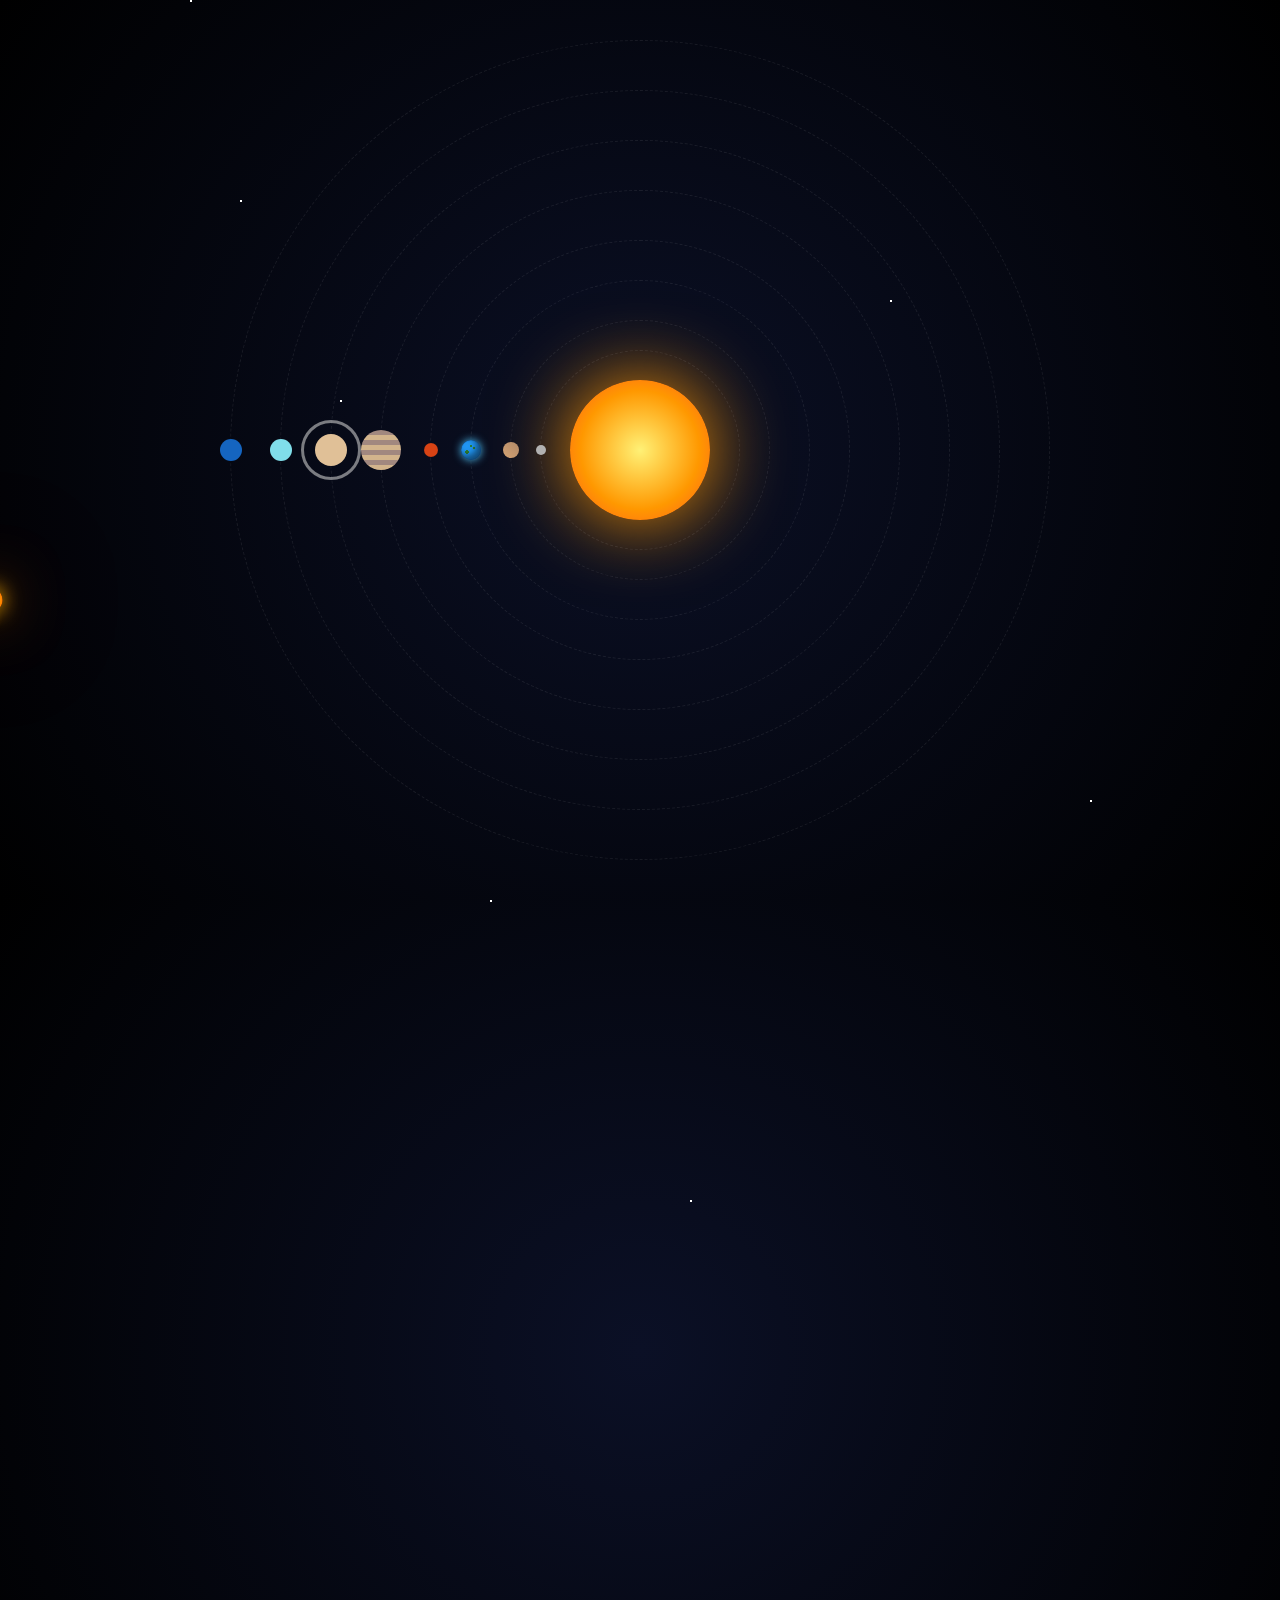
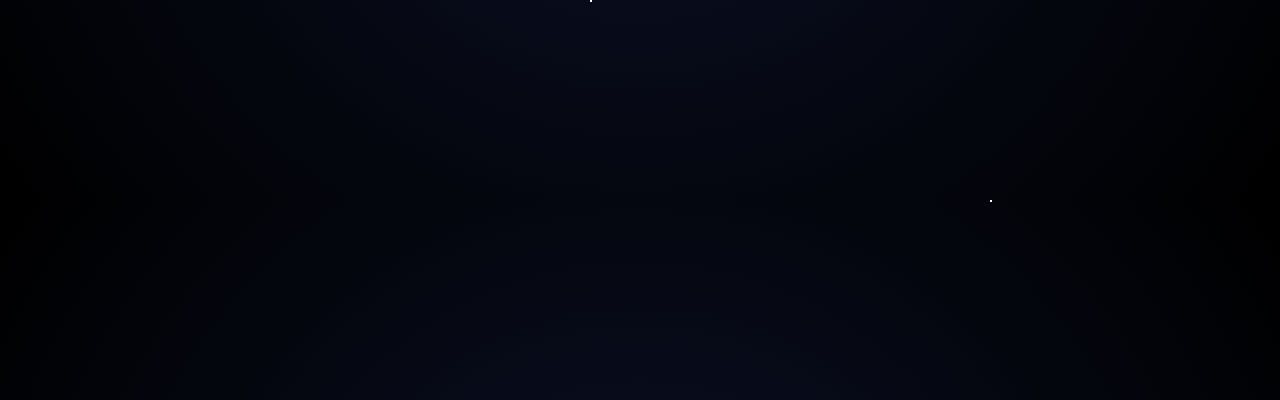
<file: animacion.html>
<!DOCTYPE html>
<html lang="en">

<head>
    <meta charset="UTF-8">
    <meta name="viewport" content="width=device-width, initial-scale=1.0">
    <title>Animacion - Sistema Solar</title>

    <!-- Vendor CSS -->
    <link href="assets/vendor/bootstrap/css/bootstrap.min.css" rel="stylesheet" />
    <link href="assets/vendor/bootstrap-icons/bootstrap-icons.css" rel="stylesheet" />

    <!-- Main CSS -->
    <link rel="stylesheet" href="assets/css/main.css" />
</head>

<body class="solar-page">
    <div class="universe">
        <!-- ESTRELLAS -->
        <div class="stars"></div>
        <div class="stars stars2"></div>
        <div class="stars stars3"></div>

        <!-- SOL -->
        <div class="sun"></div>

        <!-- MERCURIO -->
        <div class="orbit orbit-mercury">
            <div class="planet mercury"></div>
        </div>

        <!-- VENUS -->
        <div class="orbit orbit-venus">
            <div class="planet venus"></div>
        </div>

        <!-- TIERRA -->
        <div class="orbit orbit-earth">
            <div class="planet earth"></div>
        </div>

        <!-- MARTE -->
        <div class="orbit orbit-mars">
            <div class="planet mars"></div>
        </div>

        <!-- JÚPITER -->
        <div class="orbit orbit-jupiter">
            <div class="planet jupiter"></div>
        </div>

        <!-- SATURNO -->
        <div class="orbit orbit-saturn">
            <div class="planet saturn">
                <div class="ring"></div>
            </div>
        </div>

        <!-- URANO -->
        <div class="orbit orbit-uranus">
            <div class="planet uranus"></div>
        </div>

        <!-- NEPTUNO -->
        <div class="orbit orbit-neptune">
            <div class="planet neptune"></div>
        </div>

        <!-- COMETA -->
        <div class="comet-wrapper">
            <div class="comet">
                <div class="comet-core"></div>
                <div class="comet-tail"></div>
                <div class="comet-particles"></div>
            </div>
        </div>
    </div>
</body>

</html>
</file>
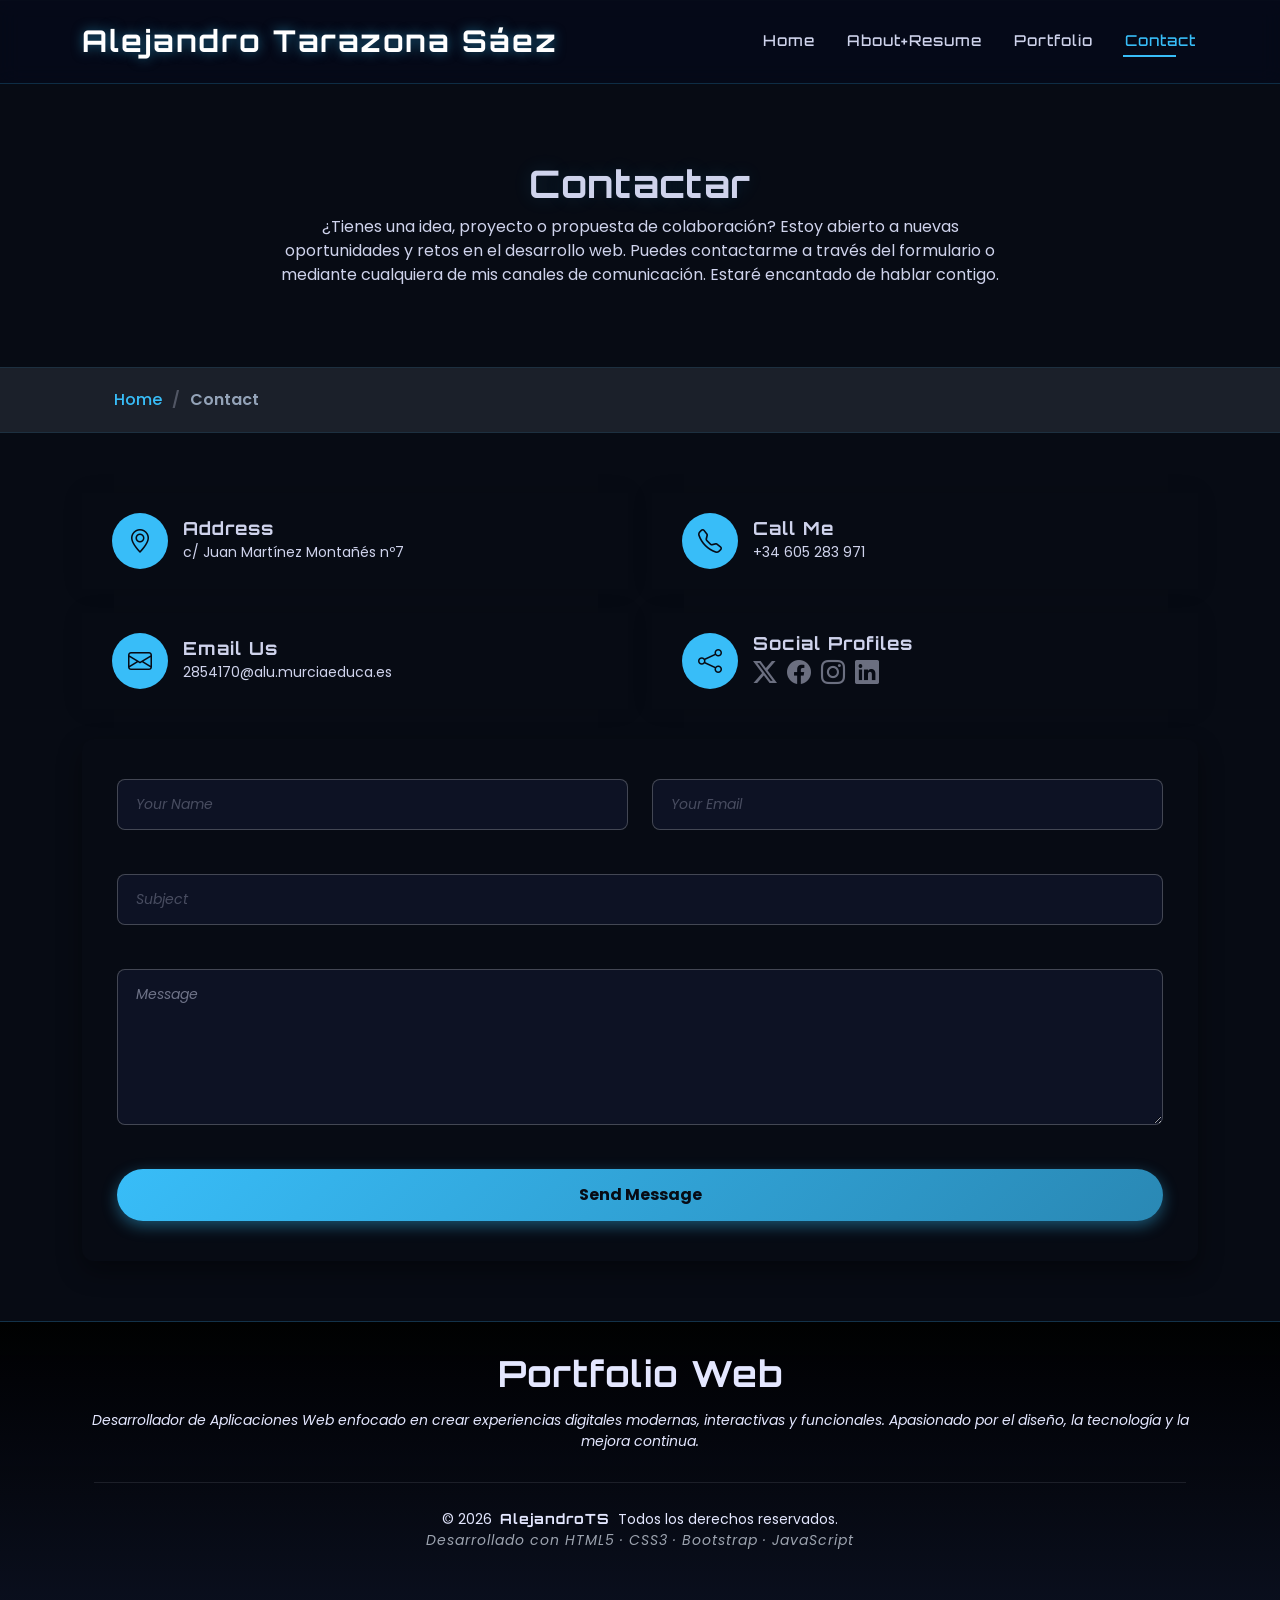
<file: contact.html>
<!DOCTYPE html>
<html lang="en">

<head>
  <meta charset="utf-8">
  <meta content="width=device-width, initial-scale=1.0" name="viewport">
  <title>Contact - Personal Bootstrap Template</title>
  <meta name="description" content="">
  <meta name="keywords" content="">

  <!-- Favicons -->
  <link href="assets/img/icons8-gato-pixel-32.png" rel="icon">
  <link href="assets/img/apple-touch-icon.png" rel="apple-touch-icon">

  <!-- Fonts -->
  <link href="https://fonts.googleapis.com" rel="preconnect">
  <link href="https://fonts.gstatic.com" rel="preconnect" crossorigin>
  <link
    href="https://fonts.googleapis.com/css2?family=Roboto:ital,wght@0,100;0,300;0,400;0,500;0,700;0,900;1,100;1,300;1,400;1,500;1,700;1,900&family=Poppins:ital,wght@0,100;0,200;0,300;0,400;0,500;0,600;0,700;0,800;0,900;1,100;1,200;1,300;1,400;1,500;1,600;1,700;1,800;1,900&family=Raleway:ital,wght@0,100;0,200;0,300;0,400;0,500;0,600;0,700;0,800;0,900;1,100;1,200;1,300;1,400;1,500;1,600;1,700;1,800;1,900&display=swap"
    rel="stylesheet">
  <link href="https://fonts.googleapis.com/css2?family=Orbitron:wght@400;600;700&display=swap" rel="stylesheet">

  <!-- Vendor CSS Files -->
  <link href="assets/vendor/bootstrap/css/bootstrap.min.css" rel="stylesheet">
  <link href="assets/vendor/bootstrap-icons/bootstrap-icons.css" rel="stylesheet">
  <link href="assets/vendor/aos/aos.css" rel="stylesheet">
  <link href="assets/vendor/swiper/swiper-bundle.min.css" rel="stylesheet">
  <link href="assets/vendor/glightbox/css/glightbox.min.css" rel="stylesheet">

  <!-- Main CSS File -->
  <link href="assets/css/main.css" rel="stylesheet">

  <!-- =======================================================
  * Template Name: Personal
  * Template URL: https://bootstrapmade.com/personal-free-resume-bootstrap-template/
  * Updated: Mar 05 2025 with Bootstrap v5.3.3
  * Author: BootstrapMade.com
  * License: https://bootstrapmade.com/license/
  ======================================================== -->
</head>

<body class="contact-page">

  <header id="header" class="header d-flex align-items-center fixed-top">
    <div class="container-fluid container-xl position-relative d-flex align-items-center justify-content-between">

      <a href="index.html" class="logo d-flex align-items-center">
        <!-- Uncomment the line below if you also wish to use an image logo -->
        <!-- <img src="assets/img/logo.webp" alt=""> -->
        <h1 class="sitename">Alejandro Tarazona Sáez</h1>
      </a>

      <!--Boton Hamburguesa-->
      <i class="mobile-nav-toggle bi bi-list"></i>

      <nav id="navmenu" class="navmenu">
        <ul>
          <li><a href="index.html">Home</a></li>
          <li><a href="about.html">About+Resume</a></li>
          <li><a href="portfolio.html">Portfolio</a></li>
          <li><a href="contact.html" class="active">Contact</a></li>
        </ul>
      </nav>

    </div>
  </header>

  <main class="main">

    <!-- Page Title -->
    <div class="page-title" data-aos="fade">
      <div class="heading">
        <div class="container">
          <div class="row d-flex justify-content-center text-center">
            <div class="col-lg-8">
              <h1>Contactar</h1>
              <p class="mb-0"> ¿Tienes una idea, proyecto o propuesta de colaboración? Estoy abierto a nuevas
                oportunidades y retos en el desarrollo web.
                Puedes contactarme a través del formulario o mediante cualquiera de mis canales de comunicación.
                Estaré encantado de hablar contigo.</p>
            </div>
          </div>
        </div>
      </div>
      <nav class="breadcrumbs">
        <div class="container">
          <ol>
            <li><a href="index.html">Home</a></li>
            <li class="current">Contact</li>
          </ol>
        </div>
      </nav>
    </div><!-- End Page Title -->

    <!-- Contact Section -->
    <section id="contact" class="contact section">

      <div class="container" data-aos="fade-up" data-aos-delay="100">

        <div class="row gy-4">

          <div class="col-md-6">
            <div class="info-item d-flex align-items-center" data-aos="fade-up" data-aos-delay="200">
              <i class="icon bi bi-geo-alt flex-shrink-0"></i>
              <div>
                <h3>Address</h3>
                <p>c/ Juan Martínez Montañés nº7</p>
              </div>
            </div>
          </div><!-- End Info Item -->

          <div class="col-md-6">
            <div class="info-item d-flex align-items-center" data-aos="fade-up" data-aos-delay="300">
              <i class="icon bi bi-telephone flex-shrink-0"></i>
              <div>
                <h3>Call Me</h3>
                <p>+34 605 283 971</p>
              </div>
            </div>
          </div><!-- End Info Item -->

          <div class="col-md-6">
            <div class="info-item d-flex align-items-center" data-aos="fade-up" data-aos-delay="400">
              <i class="icon bi bi-envelope flex-shrink-0"></i>
              <div>
                <h3>Email Us</h3>
                <p>2854170@alu.murciaeduca.es</p>
              </div>
            </div>
          </div><!-- End Info Item -->

          <div class="col-md-6">
            <div class="info-item d-flex align-items-center" data-aos="fade-up" data-aos-delay="500">
              <i class="icon bi bi-share flex-shrink-0"></i>
              <div>
                <h3>Social Profiles</h3>
                <div class="social-links">
                  <a href="#"><i class="bi bi-twitter-x"></i></a>
                  <a href="#"><i class="bi bi-facebook"></i></a>
                  <a href="#"><i class="bi bi-instagram"></i></a>
                  <a href="#"><i class="bi bi-linkedin"></i></a>
                </div>
              </div>
            </div>
          </div><!-- End Info Item -->

        </div>

        <form action="forms/contact.php" method="post" class="php-email-form" data-aos="fade-up" data-aos-delay="600">
          <div class="row gy-4">

            <div class="col-md-6">
              <input type="text" name="name" class="form-control" placeholder="Your Name" required="">
            </div>

            <div class="col-md-6 ">
              <input type="email" class="form-control" name="email" placeholder="Your Email" required="">
            </div>

            <div class="col-md-12">
              <input type="text" class="form-control" name="subject" placeholder="Subject" required="">
            </div>

            <div class="col-md-12">
              <textarea class="form-control" name="message" rows="6" placeholder="Message" required=""></textarea>
            </div>

            <div class="col-md-12 text-center">
              <div class="loading">Loading</div>
              <div class="error-message"></div>
              <div class="sent-message">Your message has been sent. Thank you!</div>

              <button type="submit">Send Message</button>
            </div>

          </div>
        </form><!-- End Contact Form -->

      </div>

    </section><!-- /Contact Section -->

  </main>

  <footer id="footer" class="footer dark-background">
    <div class="container">
      <h3 class="sitename">Portfolio Web</h3>
      <p>
        Desarrollador de Aplicaciones Web enfocado en crear experiencias digitales modernas,
        interactivas y funcionales. Apasionado por el diseño, la tecnología y la mejora continua.
      </p>

      <div class="container">
        <div class="copyright">
          <span>© 2026</span>
          <strong class="px-1 sitename">AlejandroTS</strong>
          <span>Todos los derechos reservados.</span>
        </div>
        <p class="footer-tech">
          Desarrollado con HTML5 · CSS3 · Bootstrap · JavaScript
        </p>
      </div>
    </div>
  </footer>

  <!-- Scroll Top -->
  <a href="#" id="scroll-top" class="scroll-top d-flex align-items-center justify-content-center"><i
      class="bi bi-arrow-up-short"></i></a>

  <!-- Preloader -->
  <div id="preloader"></div>

  <!-- Vendor JS Files -->
  <script src="assets/vendor/bootstrap/js/bootstrap.bundle.min.js"></script>
  <script src="assets/vendor/php-email-form/validate.js"></script>
  <script src="assets/vendor/aos/aos.js"></script>
  <script src="assets/vendor/typed.js/typed.umd.js"></script>
  <script src="assets/vendor/purecounter/purecounter_vanilla.js"></script>
  <script src="assets/vendor/waypoints/noframework.waypoints.js"></script>
  <script src="assets/vendor/swiper/swiper-bundle.min.js"></script>
  <script src="assets/vendor/glightbox/js/glightbox.min.js"></script>
  <script src="assets/vendor/imagesloaded/imagesloaded.pkgd.min.js"></script>
  <script src="assets/vendor/isotope-layout/isotope.pkgd.min.js"></script>

  <!-- Main JS File -->
  <script src="assets/js/main.js"></script>

</body>

</html>
</file>
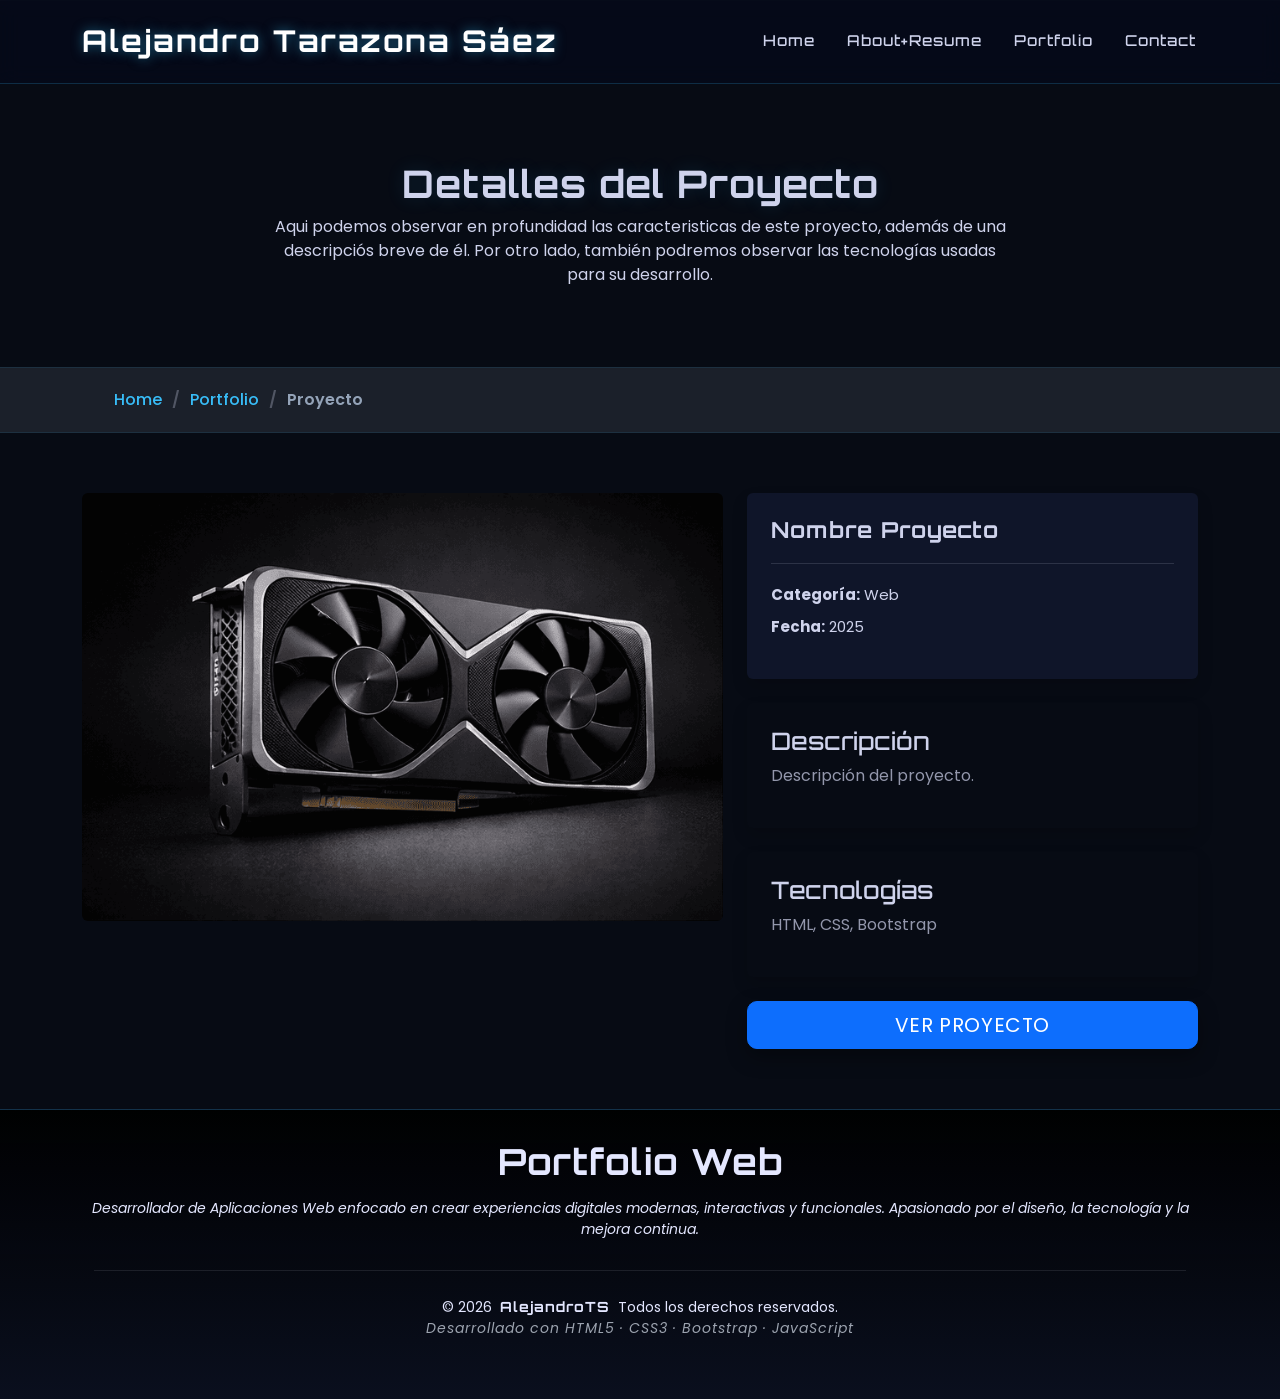
<file: portfolio-details.html>
<!DOCTYPE html>
<html lang="en">

<head>
  <meta charset="utf-8">
  <meta content="width=device-width, initial-scale=1.0" name="viewport">
  <title>Portfolio Details - Personal Bootstrap Template</title>
  <meta name="description" content="">
  <meta name="keywords" content="">

  <!-- Favicons -->
  <link href="assets/img/icons8-gato-pixel-32.png" rel="icon">
  <link href="assets/img/apple-touch-icon.png" rel="apple-touch-icon">

  <!-- Fonts -->
  <link href="https://fonts.googleapis.com" rel="preconnect">
  <link href="https://fonts.gstatic.com" rel="preconnect" crossorigin>
  <link
    href="https://fonts.googleapis.com/css2?family=Roboto:ital,wght@0,100;0,300;0,400;0,500;0,700;0,900;1,100;1,300;1,400;1,500;1,700;1,900&family=Poppins:ital,wght@0,100;0,200;0,300;0,400;0,500;0,600;0,700;0,800;0,900;1,100;1,200;1,300;1,400;1,500;1,600;1,700;1,800;1,900&family=Raleway:ital,wght@0,100;0,200;0,300;0,400;0,500;0,600;0,700;0,800;0,900;1,100;1,200;1,300;1,400;1,500;1,600;1,700;1,800;1,900&display=swap"
    rel="stylesheet">
  <link href="https://fonts.googleapis.com/css2?family=Orbitron:wght@400;600;700&display=swap" rel="stylesheet">

  <!-- Vendor CSS Files -->
  <link href="assets/vendor/bootstrap/css/bootstrap.min.css" rel="stylesheet">
  <link href="assets/vendor/bootstrap-icons/bootstrap-icons.css" rel="stylesheet">
  <link href="assets/vendor/aos/aos.css" rel="stylesheet">
  <link href="assets/vendor/swiper/swiper-bundle.min.css" rel="stylesheet">
  <link href="assets/vendor/glightbox/css/glightbox.min.css" rel="stylesheet">

  <!-- Main CSS File -->
  <link href="assets/css/main.css" rel="stylesheet">

  <!-- =======================================================
  * Template Name: Personal
  * Template URL: https://bootstrapmade.com/personal-free-resume-bootstrap-template/
  * Updated: Mar 05 2025 with Bootstrap v5.3.3
  * Author: BootstrapMade.com
  * License: https://bootstrapmade.com/license/
  ======================================================== -->
</head>

<body class="portfolio-details-page">

  <header id="header" class="header d-flex align-items-center fixed-top">
    <div class="container-fluid container-xl position-relative d-flex align-items-center justify-content-between">

      <a href="index.html" class="logo d-flex align-items-center">
        <!-- Uncomment the line below if you also wish to use an image logo -->
        <!-- <img src="assets/img/logo.webp" alt=""> -->
        <h1 class="sitename">Alejandro Tarazona Sáez</h1>
      </a>

      <!--Boton Hamburguesa-->
      <i class="mobile-nav-toggle bi bi-list"></i>

      <nav id="navmenu" class="navmenu">
        <ul>
          <li><a href="index.html">Home</a></li>
          <li><a href="about.html">About+Resume</a></li>
          <li><a href="portfolio.html">Portfolio</a></li>
          <li><a href="contact.html">Contact</a></li>
        </ul>
      </nav>

    </div>
  </header>

  <main class="main">

    <!-- Page Title -->
    <div class="page-title" data-aos="fade">
      <div class="heading">
        <div class="container">
          <div class="row d-flex justify-content-center text-center">
            <div class="col-lg-8">
              <h1>Detalles del Proyecto</h1>
              <p class="mb-0">Aqui podemos observar en profundidad las caracteristicas de este proyecto, además de una
                descripciós breve de él. Por otro lado, también podremos observar las tecnologías usadas para su
                desarrollo.</p>
            </div>
          </div>
        </div>
      </div>
      <nav class="breadcrumbs">
        <div class="container">
          <ol>
            <li><a href="index.html">Home</a></li>
            <li><a href="portfolio.html">Portfolio</a></li>
            <li id="breadcrumb-project" class="current">Proyecto</li>
          </ol>
        </div>
      </nav>

    </div><!-- End Page Title -->

    <!-- Portfolio Details Section -->
    <section class="portfolio-details section">
      <div class="container">

        <div class="row gy-4">

          <!-- Imagen izquierda -->
          <div class="col-lg-7">
            <img id="project-image" src="assets/img/grafica-1.png" class="img-fluid rounded" alt="Proyecto">
          </div>

          <!-- Info derecha -->
          <div class="col-lg-5">

            <!-- Caja 1 -->
            <div class="portfolio-info mb-4 p-4 shadow rounded">
              <h3 id="project-title">Nombre Proyecto</h3>
              <ul>
                <li><strong>Categoría:</strong> <span id="project-category">Web</span></li>
                <li><strong>Fecha:</strong> <span id="project-date">2025</span></li>
              </ul>
            </div>

            <!-- Caja 2 -->
            <div class="portfolio-description mb-4 p-4 shadow rounded">
              <h4>Descripción</h4>
              <p id="project-description">
                Descripción del proyecto.
              </p>
            </div>

            <!-- Caja 3 -->
            <div class="portfolio-description mb-4 p-4 shadow rounded">
              <h4>Tecnologías</h4>
              <p id="project-tech">
                HTML, CSS, Bootstrap
              </p>
            </div>

            <!-- Botón -->
            <div class="d-grid">
              <a id="project-link" href="#" target="_blank" class="btn btn-primary btn-lg">
                Ver Proyecto
              </a>
            </div>

          </div>
        </div>
      </div>
    </section>
    <!-- /Portfolio Details Section -->

  </main>

  <footer id="footer" class="footer dark-background">
    <div class="container">
      <h3 class="sitename">Portfolio Web</h3>
      <p>
        Desarrollador de Aplicaciones Web enfocado en crear experiencias digitales modernas,
        interactivas y funcionales. Apasionado por el diseño, la tecnología y la mejora continua.
      </p>

      <div class="container">
        <div class="copyright">
          <span>© 2026</span>
          <strong class="px-1 sitename">AlejandroTS</strong>
          <span>Todos los derechos reservados.</span>
        </div>
        <p class="footer-tech">
          Desarrollado con HTML5 · CSS3 · Bootstrap · JavaScript
        </p>
      </div>
    </div>
  </footer>

  <!-- Scroll Top -->
  <a href="#" id="scroll-top" class="scroll-top d-flex align-items-center justify-content-center"><i
      class="bi bi-arrow-up-short"></i></a>

  <!-- Preloader -->
  <div id="preloader"></div>

  <!-- Vendor JS Files -->
  <script src="assets/vendor/bootstrap/js/bootstrap.bundle.min.js"></script>
  <script src="assets/vendor/php-email-form/validate.js"></script>
  <script src="assets/vendor/aos/aos.js"></script>
  <script src="assets/vendor/typed.js/typed.umd.js"></script>
  <script src="assets/vendor/purecounter/purecounter_vanilla.js"></script>
  <script src="assets/vendor/waypoints/noframework.waypoints.js"></script>
  <script src="assets/vendor/swiper/swiper-bundle.min.js"></script>
  <script src="assets/vendor/glightbox/js/glightbox.min.js"></script>
  <script src="assets/vendor/imagesloaded/imagesloaded.pkgd.min.js"></script>
  <script src="assets/vendor/isotope-layout/isotope.pkgd.min.js"></script>

  <!-- Main JS File -->
  <script src="assets/js/main.js"></script>

  <script>
    const params = new URLSearchParams(window.location.search);
    const project = params.get("project");

    if (project === "producto") {
      document.getElementById("breadcrumb-project").textContent = "Proyecto Producto";

      document.getElementById("project-title").textContent = "Proyecto Venta-Producto";
      document.getElementById("project-category").textContent = "Producto_Bootstrap";
      document.getElementById("project-date").textContent = "01/02/2026";

      document.getElementById("project-description").innerHTML = `
        <p>Desarrollo de una página de producto orientada a la venta en este caso de hardware tecnológico. Incluye carrusel dinámico, sistema de pestañas con información técnica, sección de opiniones y diseño completamente responsive optimizado para dispositivos móviles.</p>
      `;

      document.getElementById("project-tech").textContent =
        "HTML5, CSS3, Bootstrap 5, JavaScript";

      document.getElementById("project-image").src =
        "assets/img/Img-Proyecto1.png";

      document.getElementById("project-link").href =
        "producto.html";
    }

    if (project === "proyecto2") {
      document.getElementById("breadcrumb-project").textContent = "Proyecto Comprension-Imagenes";

      document.getElementById("project-title").textContent = "Comprensión/Optimización Imágenes";
      document.getElementById("project-category").textContent = "Comprensión IMG";
      document.getElementById("project-date").textContent = "05/01/2026";

      document.getElementById("project-description").innerHTML = `
        <p>Este proyecto está enfocado en la compresión y optimización de imágenes para mejorar el rendimiento web sin perder calidad visual.</p>
        <p>Se implementaron técnicas de reducción de tamaño, conversión de formatos y optimización de recursos con el objetivo de reducir tiempos de carga y mejorar la experiencia de usuario.</p>
       `;

      document.getElementById("project-tech").textContent =
        "HTML5, CSS3, GIMP (edición y optimización manual de imágenes), TinyPNG / Panda / herramientas online de compresión, Conversores de formato (JPG, PNG, WebP)";

      document.getElementById("project-image").src =
        "assets/img/Img-Proyecto2.png";

      document.getElementById("project-link").href =
        "Proyectos/Comprension_Imagenes/index.html";
    }

    if (project === "proyecto3") {
      document.getElementById("breadcrumb-project").textContent = "Proyecto Calendario-SVG";

      document.getElementById("project-title").textContent = "Calendario SVG";
      document.getElementById("project-category").textContent = "Calendario 8-Bit";
      document.getElementById("project-date").textContent = "29/01/2026";

      document.getElementById("project-description").innerHTML = `
      <p>Desarrollo de un calendario interactivo estilo 8-bit inspirado en la estética retro de videojuegos clásicos.</p>
      <p>El proyecto está construido completamente con HTML, CSS Grid y SVG animado, incorporando puertas animadas con efecto 3D y animaciones personalizadas mediante @keyframes.</p>
      <p>Cada día integra ilustraciones en SVG, animaciones y efectos visuales, manteniendo coherencia estética pixel-art y una experiencia interactiva dinámica.</p>
      `;

      document.getElementById("project-tech").textContent =
        "HTML5, CSS3, JavaScript, SVG";

      document.getElementById("project-image").src =
        "assets/img/Img-Proyecto3.png";

      document.getElementById("project-link").href =
        "Proyectos/Calendario_SVG/index.html";
    }

    if (project === "proyecto4") {
      document.getElementById("breadcrumb-project").textContent = "Proyecto Animación";

      document.getElementById("project-title").textContent = "Animación - Sistema Solar";
      document.getElementById("project-category").textContent = "Animación/Transición";
      document.getElementById("project-date").textContent = "05/02/2026";

      document.getElementById("project-description").innerHTML = `
      <p>Desarrollo de una animación interactiva que representa el Sistema Solar utilizando exclusivamente HTML y CSS. El proyecto simula órbitas planetarias con diferentes velocidades, un Sol animado con efecto de pulsación y un cometa con trayectoria propia.</p>
      <p>El objetivo del proyecto fue explorar el potencial avanzado de CSS para crear animaciones complejas, control de capas, efectos visuales y composición espacial sin depender de librerías externas.</p>
      `;

      document.getElementById("project-tech").textContent =
        "HTML5, CSS3, CSS Animations (@keyframes), CSS Transforms (rotate, translate)";

      document.getElementById("project-image").src =
        "assets/img/Img-Proyecto4.png";

      document.getElementById("project-link").href =
        "animacion.html";
    }
  </script>

</body>

</html>
</file>
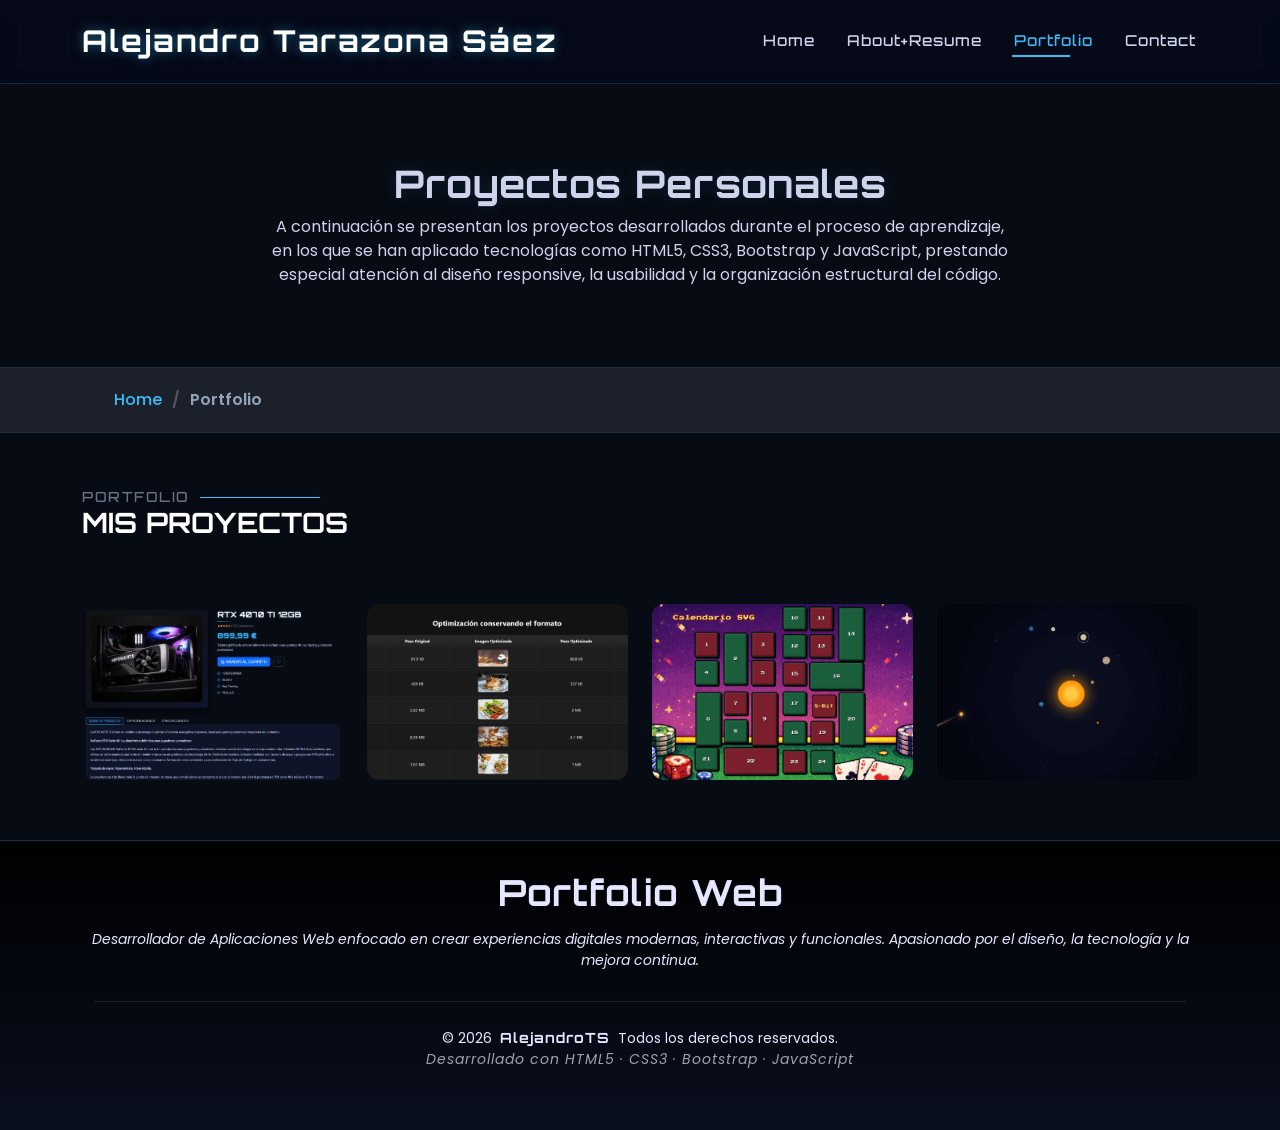
<file: portfolio.html>
<!DOCTYPE html>
<html lang="en">

<head>
  <meta charset="utf-8">
  <meta content="width=device-width, initial-scale=1.0" name="viewport">
  <title>Portfolio - Personal Bootstrap Template</title>
  <meta name="description" content="">
  <meta name="keywords" content="">

  <!-- Favicons -->
  <link href="assets/img/icons8-gato-pixel-32.png" rel="icon">
  <link href="assets/img/apple-touch-icon.png" rel="apple-touch-icon">

  <!-- Fonts -->
  <link href="https://fonts.googleapis.com" rel="preconnect">
  <link href="https://fonts.gstatic.com" rel="preconnect" crossorigin>
  <link
    href="https://fonts.googleapis.com/css2?family=Roboto:ital,wght@0,100;0,300;0,400;0,500;0,700;0,900;1,100;1,300;1,400;1,500;1,700;1,900&family=Poppins:ital,wght@0,100;0,200;0,300;0,400;0,500;0,600;0,700;0,800;0,900;1,100;1,200;1,300;1,400;1,500;1,600;1,700;1,800;1,900&family=Raleway:ital,wght@0,100;0,200;0,300;0,400;0,500;0,600;0,700;0,800;0,900;1,100;1,200;1,300;1,400;1,500;1,600;1,700;1,800;1,900&display=swap"
    rel="stylesheet">
  <link href="https://fonts.googleapis.com/css2?family=Orbitron:wght@400;600;700&display=swap" rel="stylesheet">

  <!-- Vendor CSS Files -->
  <link href="assets/vendor/bootstrap/css/bootstrap.min.css" rel="stylesheet">
  <link href="assets/vendor/bootstrap-icons/bootstrap-icons.css" rel="stylesheet">
  <link href="assets/vendor/aos/aos.css" rel="stylesheet">
  <link href="assets/vendor/swiper/swiper-bundle.min.css" rel="stylesheet">
  <link href="assets/vendor/glightbox/css/glightbox.min.css" rel="stylesheet">

  <!-- Main CSS File -->
  <link href="assets/css/main.css" rel="stylesheet">

  <!-- =======================================================
  * Template Name: Personal
  * Template URL: https://bootstrapmade.com/personal-free-resume-bootstrap-template/
  * Updated: Mar 05 2025 with Bootstrap v5.3.3
  * Author: BootstrapMade.com
  * License: https://bootstrapmade.com/license/
  ======================================================== -->
</head>

<body class="portfolio-page">

  <header id="header" class="header d-flex align-items-center fixed-top">
    <div class="container-fluid container-xl position-relative d-flex align-items-center justify-content-between">

      <a href="index.html" class="logo d-flex align-items-center">
        <!-- Uncomment the line below if you also wish to use an image logo -->
        <!-- <img src="assets/img/logo.webp" alt=""> -->
        <h1 class="sitename">Alejandro Tarazona Sáez</h1>
      </a>

      <!--Boton Hamburguesa-->
      <i class="mobile-nav-toggle bi bi-list"></i>

      <nav id="navmenu" class="navmenu">
        <ul>
          <li><a href="index.html">Home</a></li>
          <li><a href="about.html">About+Resume</a></li>
          <li><a href="portfolio.html" class="active">Portfolio</a></li>
          <li><a href="contact.html">Contact</a></li>
        </ul>
      </nav>

    </div>
  </header>

  <main class="main">

    <!-- Page Title -->
    <div class="page-title" data-aos="fade">
      <div class="heading">
        <div class="container">
          <div class="row d-flex justify-content-center text-center">
            <div class="col-lg-8">
              <h1>Proyectos Personales</h1>
              <p class="mb-0">A continuación se presentan los proyectos desarrollados durante el proceso de aprendizaje,
                en los que se han aplicado tecnologías como HTML5, CSS3, Bootstrap y JavaScript,
                prestando especial atención al diseño responsive, la usabilidad y la organización
                estructural del código.</p>
            </div>
          </div>
        </div>
      </div>
      <nav class="breadcrumbs">
        <div class="container">
          <ol>
            <li><a href="index.html">Home</a></li>
            <li class="current">Portfolio</li>
          </ol>
        </div>
      </nav>
    </div><!-- End Page Title -->

    <!-- Portfolio Section -->
    <section id="portfolio" class="portfolio section">
      <div class="container">

        <div class="section-title">
          <h2>Portfolio</h2>
          <div>Mis Proyectos</div>
        </div>

        <div class="row gy-4">

          <!-- ===================== -->
          <!-- PROYECTO 1 - PRODUCTO -->
          <!-- ===================== -->
          <div class="col-lg-3 col-md-6">
            <div class="portfolio-content h-100">
              <img src="assets/img/Img-Proyecto1.png" class="img-fluid" alt="Proyecto Producto">

              <div class="portfolio-info">
                <h4>Proyecto 1</h4>
                <p>Página de venta producto</p>

                <!-- LUPA (Descripción) -->
                <a href="portfolio-details.html?project=producto" class="details-link" title="Ver descripción">
                  <i class="bi bi-zoom-in"></i>
                </a>

                <!-- ENLACE DIRECTO -->
                <a href="producto.html" class="preview-link" target="_blank" title="Ir al proyecto">
                  <i class="bi bi-link-45deg"></i>
                </a>
              </div>
            </div>
          </div>

          <!-- ===================== -->
          <!-- PROYECTO 2 -->
          <!-- ===================== -->
          <div class="col-lg-3 col-md-6">
            <div class="portfolio-content h-100">
              <img src="assets/img/Img-Proyecto2.png" class="img-fluid" alt="Proyecto 2">

              <div class="portfolio-info">
                <h4>Proyecto 2</h4>
                <p>Practica comprension/optimización img</p>

                <a href="portfolio-details.html?project=proyecto2" class="details-link" title="Ver descripción">
                  <i class="bi bi-zoom-in"></i>
                </a>

                <a href="Proyectos/Comprension_Imagenes/index.html" class="preview-link" target="_blank"
                  title="Ir al proyecto">
                  <i class="bi bi-link-45deg"></i>
                </a>
              </div>
            </div>
          </div>

          <!-- ===================== -->
          <!-- PROYECTO 3 -->
          <!-- ===================== -->
          <div class="col-lg-3 col-md-6">
            <div class="portfolio-content h-100">
              <img src="assets/img/Img-Proyecto3.png" class="img-fluid" alt="Proyecto 3">

              <div class="portfolio-info">
                <h4>Proyecto 3</h4>
                <p>Practica SVG(Calendario Adviento)</p>

                <a href="portfolio-details.html?project=proyecto3" class="details-link" title="Ver descripción">
                  <i class="bi bi-zoom-in"></i>
                </a>

                <a href="Proyectos/Calendario_SVG/index.html" class="preview-link" target="_blank"
                  title="Ir al proyecto">
                  <i class="bi bi-link-45deg"></i>
                </a>
              </div>
            </div>
          </div>

          <!-- ===================== -->
          <!-- PROYECTO 4 -->
          <!-- ===================== -->
          <div class="col-lg-3 col-md-6">
            <div class="portfolio-content h-100">
              <img src="assets/img/Img-Proyecto4.png" class="img-fluid" alt="Proyecto 4">

              <div class="portfolio-info">
                <h4>Proyecto 4</h4>
                <p>Practica de animaciones/transiciones</p>

                <a href="portfolio-details.html?project=proyecto4" class="details-link" title="Ver descripción">
                  <i class="bi bi-zoom-in"></i>
                </a>

                <a href="animacion.html" class="preview-link" target="_blank" title="Ir al proyecto">
                  <i class="bi bi-link-45deg"></i>
                </a>
              </div>
            </div>
          </div>

        </div>
      </div>
    </section>
    <!-- /Portfolio Section -->

  </main>

  <footer id="footer" class="footer dark-background">
    <div class="container">
      <h3 class="sitename">Portfolio Web</h3>
      <p>
        Desarrollador de Aplicaciones Web enfocado en crear experiencias digitales modernas,
        interactivas y funcionales. Apasionado por el diseño, la tecnología y la mejora continua.
      </p>

      <div class="container">
        <div class="copyright">
          <span>© 2026</span>
          <strong class="px-1 sitename">AlejandroTS</strong>
          <span>Todos los derechos reservados.</span>
        </div>
        <p class="footer-tech">
          Desarrollado con HTML5 · CSS3 · Bootstrap · JavaScript
        </p>
      </div>
    </div>
  </footer>

  <!-- Scroll Top -->
  <a href="#" id="scroll-top" class="scroll-top d-flex align-items-center justify-content-center"><i
      class="bi bi-arrow-up-short"></i></a>

  <!-- Preloader -->
  <div id="preloader"></div>

  <!-- Vendor JS Files -->
  <script src="assets/vendor/bootstrap/js/bootstrap.bundle.min.js"></script>
  <script src="assets/vendor/php-email-form/validate.js"></script>
  <script src="assets/vendor/aos/aos.js"></script>
  <script src="assets/vendor/typed.js/typed.umd.js"></script>
  <script src="assets/vendor/purecounter/purecounter_vanilla.js"></script>
  <script src="assets/vendor/waypoints/noframework.waypoints.js"></script>
  <script src="assets/vendor/swiper/swiper-bundle.min.js"></script>
  <script src="assets/vendor/glightbox/js/glightbox.min.js"></script>
  <script src="assets/vendor/imagesloaded/imagesloaded.pkgd.min.js"></script>
  <script src="assets/vendor/isotope-layout/isotope.pkgd.min.js"></script>

  <!-- Main JS File -->
  <script src="assets/js/main.js"></script>

</body>

</html>
</file>
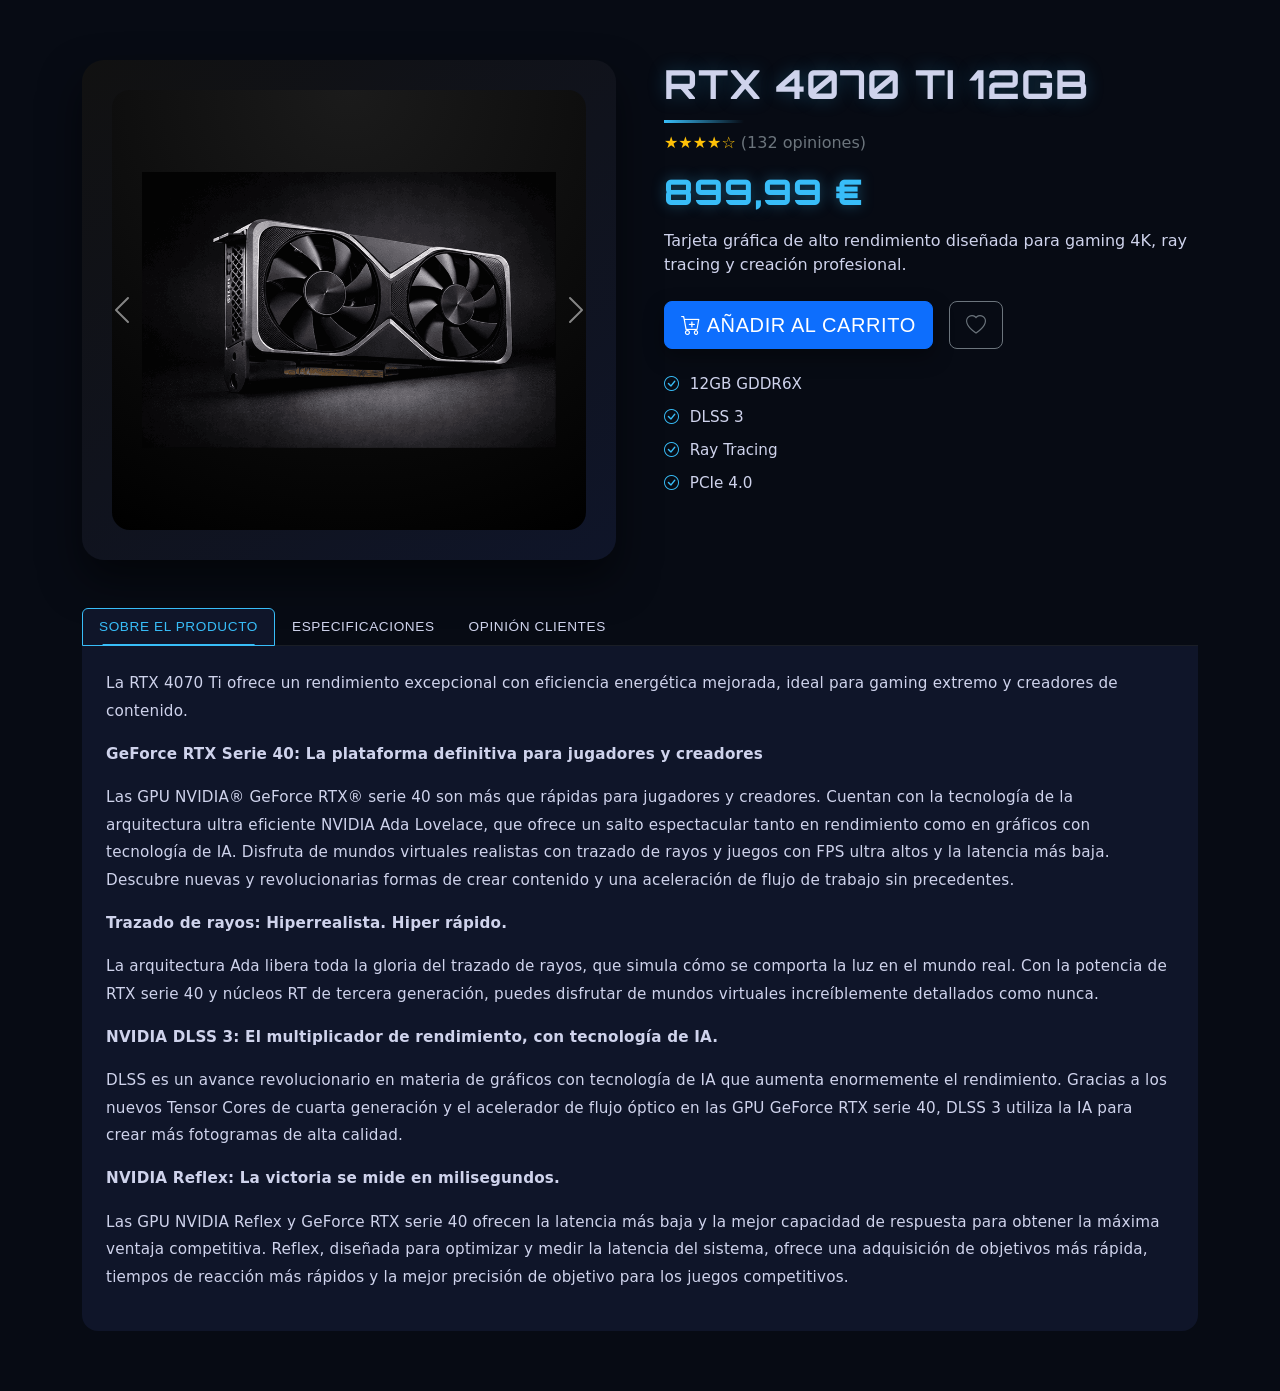
<file: producto.html>
<!doctype html>
<html lang="en">

<head>
  <meta charset="UTF-8" />
  <meta name="viewport" content="width=device-width, initial-scale=1.0" />
  <title>Producto</title>

  <!-- Vendor CSS -->
  <link href="assets/vendor/bootstrap/css/bootstrap.min.css" rel="stylesheet" />
  <link href="assets/vendor/bootstrap-icons/bootstrap-icons.css" rel="stylesheet" />

  <!-- Main CSS -->
  <link rel="stylesheet" href="assets/css/main.css" />

  <!-- Nuevas Fuentes -->
  <link href="https://fonts.googleapis.com/css2?family=Orbitron:wght@400;500;600;700;800&display=swap"
    rel="stylesheet" />
</head>

<body>
  <section class="section product-page">
    <div class="container">
      <div class="row g-5 align-items-start">
        <!-- CARRUSEL -->
        <div class="col-lg-6">
          <div id="productCarousel" class="carousel slide product-carousel" data-bs-ride="carousel">
            <div class="carousel-inner">
              <div class="carousel-item active">
                <div class="product-image-box">
                  <img src="assets/img/grafica-1.png" alt="RTX 4070 Ti frontal" />
                </div>
              </div>

              <div class="carousel-item">
                <div class="product-image-box">
                  <img src="assets/img/grafica-2.png" alt="RTX 4070 Ti frontal" />
                </div>
              </div>

              <div class="carousel-item">
                <div class="product-image-box">
                  <img src="assets/img/grafica-3.png" alt="RTX 4070 Ti frontal" />
                </div>
              </div>

              <div class="carousel-item">
                <div class="product-image-box">
                  <img src="assets/img/grafica-4.png" alt="RTX 4070 Ti frontal" />
                </div>
              </div>
            </div>

            <button class="carousel-control-prev" type="button" data-bs-target="#productCarousel" data-bs-slide="prev">
              <span class="carousel-control-prev-icon"></span>
            </button>

            <button class="carousel-control-next" type="button" data-bs-target="#productCarousel" data-bs-slide="next">
              <span class="carousel-control-next-icon"></span>
            </button>
          </div>
        </div>

        <!-- INFO -->
        <div class="col-lg-6">
          <h1 class="mb-2">RTX 4070 Ti 12GB</h1>

          <div class="mb-3 text-warning">
            ★★★★☆ <span class="text-secondary">(132 opiniones)</span>
          </div>

          <h2 class="product-price mb-3">899,99 €</h2>

          <p class="mb-4">
            Tarjeta gráfica de alto rendimiento diseñada para gaming 4K, ray
            tracing y creación profesional.
          </p>

          <div class="d-flex gap-3 mb-4">
            <button class="btn btn-primary btn-lg">
              <i class="bi bi-cart-plus"></i> Añadir al carrito
            </button>
            <button class="btn btn-outline-secondary btn-lg">
              <i class="bi bi-heart"></i>
            </button>
          </div>

          <ul class="list-unstyled product-features">
            <li><i class="bi bi-check-circle"></i> 12GB GDDR6X</li>
            <li><i class="bi bi-check-circle"></i> DLSS 3</li>
            <li><i class="bi bi-check-circle"></i> Ray Tracing</li>
            <li><i class="bi bi-check-circle"></i> PCIe 4.0</li>
          </ul>
        </div>
      </div>

      <!-- TABS -->
      <div class="row mt-5">
        <div class="col-12">
          <ul class="nav nav-tabs product-tabs" role="tablist">
            <li class="nav-item">
              <button class="nav-link active" data-bs-toggle="tab" data-bs-target="#desc">
                Sobre el producto
              </button>
            </li>
            <li class="nav-item">
              <button class="nav-link" data-bs-toggle="tab" data-bs-target="#specs">
                Especificaciones
              </button>
            </li>
            <li class="nav-item">
              <button class="nav-link" data-bs-toggle="tab" data-bs-target="#rati">
                Opinión Clientes
              </button>
            </li>
          </ul>

          <div class="tab-content p-4 product-tab-content">
            <div class="tab-pane fade show active" id="desc">
              <p>
                La RTX 4070 Ti ofrece un rendimiento excepcional con
                eficiencia energética mejorada, ideal para gaming extremo y
                creadores de contenido.
              </p>
              <p>
                <strong>GeForce RTX Serie 40: La plataforma definitiva para
                  jugadores y creadores</strong>
              </p>
              <p>
                Las GPU NVIDIA® GeForce RTX® serie 40 son más que rápidas para
                jugadores y creadores. Cuentan con la tecnología de la
                arquitectura ultra eficiente NVIDIA Ada Lovelace, que ofrece
                un salto espectacular tanto en rendimiento como en gráficos
                con tecnología de IA. Disfruta de mundos virtuales realistas
                con trazado de rayos y juegos con FPS ultra altos y la
                latencia más baja. Descubre nuevas y revolucionarias formas de
                crear contenido y una aceleración de flujo de trabajo sin
                precedentes.
              </p>
              <p>
                <strong>Trazado de rayos: Hiperrealista. Hiper rápido.</strong>
              </p>
              <p>
                La arquitectura Ada libera toda la gloria del trazado de
                rayos, que simula cómo se comporta la luz en el mundo real.
                Con la potencia de RTX serie 40 y núcleos RT de tercera
                generación, puedes disfrutar de mundos virtuales
                increíblemente detallados como nunca.
              </p>
              <p>
                <strong>NVIDIA DLSS 3: El multiplicador de rendimiento, con
                  tecnología de IA.</strong>
              </p>
              <p>
                DLSS es un avance revolucionario en materia de gráficos con
                tecnología de IA que aumenta enormemente el rendimiento.
                Gracias a los nuevos Tensor Cores de cuarta generación y el
                acelerador de flujo óptico en las GPU GeForce RTX serie 40,
                DLSS 3 utiliza la IA para crear más fotogramas de alta
                calidad.
              </p>
              <p>
                <strong>NVIDIA Reflex: La victoria se mide en milisegundos.</strong>
              </p>
              <p>
                Las GPU NVIDIA Reflex y GeForce RTX serie 40 ofrecen la
                latencia más baja y la mejor capacidad de respuesta para
                obtener la máxima ventaja competitiva. Reflex, diseñada para
                optimizar y medir la latencia del sistema, ofrece una
                adquisición de objetivos más rápida, tiempos de reacción más
                rápidos y la mejor precisión de objetivo para los juegos
                competitivos.
              </p>
            </div>

            <div class="tab-pane fade" id="specs">
              <div class="specs-grid">
                <!-- Procesador -->
                <div class="spec-card">
                  <h3><i class="bi bi-cpu"></i> Procesador</h3>
                  <ul>
                    <li><strong>CUDA:</strong> Sí</li>
                    <li><strong>Núcleos CUDA:</strong> 7680</li>
                    <li><strong>Familia:</strong> NVIDIA</li>
                    <li>
                      <strong>Procesador gráfico:</strong> GeForce RTX 4070 Ti
                    </li>
                    <li><strong>Frecuencia:</strong> 2640 MHz</li>
                    <li><strong>Máx. resolución:</strong> 7680 x 4320</li>
                    <li><strong>Pantallas:</strong> 4</li>
                  </ul>
                </div>

                <!-- Memoria -->
                <div class="spec-card">
                  <h3><i class="bi bi-memory"></i> Memoria</h3>
                  <ul>
                    <li><strong>Capacidad:</strong> 12 GB</li>
                    <li><strong>Tipo:</strong> GDDR6X</li>
                    <li><strong>Ancho de datos:</strong> 192 bit</li>
                    <li><strong>Ancho de banda:</strong> 21 GB/s</li>
                  </ul>
                </div>

                <!-- Puertos e Interfaces -->
                <div class="spec-card">
                  <h3><i class="bi bi-plug"></i> Puertos e Interfaces</h3>
                  <ul>
                    <li><strong>Tipo:</strong> PCI Express 4.0</li>
                    <li><strong>HDMI:</strong> 1 x 2.1</li>
                    <li><strong>DisplayPort:</strong> 3 x 1.4</li>
                  </ul>
                </div>

                <!-- Peso y Dimensiones -->
                <div class="spec-card">
                  <h3>
                    <i class="bi bi-arrows-fullscreen"></i> Peso y Dimensiones
                  </h3>
                  <ul>
                    <li><strong>Profundidad:</strong> 336 mm</li>
                    <li><strong>Altura:</strong> 58 mm</li>
                    <li><strong>Ancho:</strong> 140 mm</li>
                  </ul>
                </div>
              </div>
            </div>

            <div class="tab-pane fade" id="rati">
              <div class="rating-summary">
                <h1>Resumen de opiniones</h1>
                <p style="text-align: justify">
                  La Gigabyte GeForce RTX 4070 Ti GAMING OC 12GB sorprende por
                  su sobresaliente rendimiento en juegos a 2K y 4K,
                  permitiendo disfrutar títulos actuales en calidad ultra, con
                  una fluidez que muchos usuarios destacan como excelente. Los
                  usuarios aprecian su refrigeración eficiente y
                  funcionamiento silencioso, así como su diseño robusto y bien
                  acabado. Instalarla resulta sencillo gracias al soporte
                  incluido. Como punto a considerar, su tamaño es notable y
                  exige cajas espaciosas.
                </p>
              </div>

              <section class="pro-contra">
                <div class="pro-card">
                  <h2><i class="bi bi-hand-thumbs-up-fill"></i> Pros</h2>
                  <ul>
                    <li>Rendimiento sobresaliente en gaming</li>
                    <li>Funcionamiento silencioso y fresco</li>
                    <li>Ideal para gaming 2K/4K y edición</li>
                    <li>Instalación sencilla, incluye soporte</li>
                  </ul>
                </div>

                <div class="contra-card">
                  <h2><i class="bi bi-hand-thumbs-down-fill"></i> Contras</h2>
                  <ul>
                    <li>Es de gran tamaño, requiere caja amplia</li>
                    <li>
                      VRAM Limitada, corta para juegos con textura 4K
                      hiperrealista
                    </li>
                    <li>Alta inversión inicial, precio elevado</li>
                  </ul>
                </div>
              </section>
            </div>
          </div>
        </div>
      </div>
    </div>
  </section>

  <!-- Bootstrap JS -->
  <script src="assets/vendor/bootstrap/js/bootstrap.bundle.min.js"></script>
</body>

</html>
</file>
<file: Proyectos/Calendario_SVG/css/style.css>
* {
  margin: 0;
  padding: 0%;
}

body {
  background-image: url("../Fondo_Calendario.png");
  background-repeat: no-repeat;
  background-size: cover;
  background-position: center;
  background-attachment: fixed;
  min-height: 100vh;
}

.pixel-font {
  font-family: "Press Start 2P", monospace;
}

.day {
  position: relative;
  width: 100px;
  height: 100px;
  perspective: 800px;
  padding: 3px;
  border: 3px solid #000;
  box-shadow: 4px 4px 0 #000;
  background-color: purple;
  border-radius: 10px;
}

.day .door {
  position: absolute;
  inset: 0;

  background-color: #1b5e3c;
  border: 4px solid #0a2e1d;
  border-radius: 6px;

  box-shadow:
    inset -4px -4px 0 rgba(0, 0, 0, 0.35),
    inset 4px 4px 0 rgba(255, 255, 255, 0.08);

  image-rendering: pixelated;

  display: flex;
  align-items: center;
  justify-content: center;

  transform-origin: left center;
  transition: transform 0.8s steps(6);

  position: absolute;
  inset: 0;
  z-index: 5;
}

.day.variant-a .door {
  background-color: #1b5e3c;
  background-image: repeating-linear-gradient(45deg,
      rgba(255, 255, 255, 0.05) 0px,
      rgba(255, 255, 255, 0.05) 4px,
      transparent 4px,
      transparent 8px);
}

.day.variant-b .door {
  background-color: #7a1f2b;
  border-color: #3a0c12;
  background-image: repeating-linear-gradient(-45deg,
      rgba(255, 255, 255, 0.06) 0px,
      rgba(255, 255, 255, 0.06) 4px,
      transparent 4px,
      transparent 8px);
}

.day:nth-child(odd) {
  --variant: a;
}

.day:nth-child(even) {
  --variant: b;
}

.day:nth-child(odd) .door {
  background-color: #1b5e3c;
}

.day:nth-child(even) .door {
  background-color: #7a1f2b;
}

.day .door span {
  font-family: "Press Start 2P", monospace;
  font-size: 18px;
  color: #f5f5f5;
  text-shadow: 2px 2px 0 #000;
  pointer-events: none;
}

.day:hover .door {
  transform: rotateY(-100deg);
}

.day svg {
  position: relative;
  z-index: 1;
}

.day.largo_uno {
  width: 110px;
  height: 240px;
  margin: 3px;
}

.day.largo_dos {
  width: 240px;
  height: 120px;
}

#calendario {
  padding-top: 20px;
  margin: 0 auto;
  max-width: 800px;
  display: grid;

  grid-template-columns: repeat(2, 400px);
  grid-template-areas:
    "uno tres"
    "dos cuatro";

  justify-content: center;
  gap: 5px;
}

h1 {
  font-family: "Press Start 2P", monospace;
  font-size: 25px;
  color: #ffde59;
  text-shadow:
    3px 3px 0 #000,
    0 0 10px #ff004c;
  letter-spacing: 2px;

  position: absolute;
  top: 60px;
  left: 280px;
  z-index: 20;
}


#uno div:first-child {
  max-width: 400px;
  grid-area: intro;
}

.dia_uno {
  grid-area: dia_uno;
}

.dia_dos {
  grid-area: dia_dos;
}

.head {
  fill: #cd803d;
}

.eye {
  fill: white;
}

.mouth {
  fill: none;
  stroke: white;
  stroke-width: 2px;
}

.limb {
  stroke: #cd803d;
  stroke-width: 35px;
  stroke-linecap: round;
}

.dia_tres {
  grid-area: dia_tres;
}

.dia_cuatro {
  stroke: black;
  stroke-width: 2px;
  fill: white;
  grid-area: dia_cuatro;
}

.dia_cuatro .roof {
  fill: none;
  stroke: #d1495b;
  stroke-width: 10px;
  stroke-linecap: round;
}

.dia_cuatro .doorr {
  fill: #d1495b;
}

.dia_cuatro .stair {
  fill: gray;
}

.dia_cuatro .window {
  fill: #fdea96;
}

.dia_cuatro .window-sill {
  fill: #d1495b;
  stroke-linecap: round;
}

.dia_cinco {
  grid-area: dia_cinco;
}

#uno {
  max-width: 400px;
  grid-area: uno;
  display: grid;

  grid-template-columns: repeat(3, 1fr);
  grid-template-rows: repeat(2, 120px);

  gap: 10px;

  grid-template-areas:
    "dia_uno dia_dos dia_tres"
    "dia_cuatro dia_dos dia_cinco";

  align-items: stretch;
  justify-items: stretch;
  padding-top: 118px;
}

#uno .day {
  width: 100px;
  height: auto;
  display: flex;
  align-items: center;
  justify-content: center;
}


.dia_seis {
  grid-area: dia_seis;
}

.box {
  fill: #d1495b;
  stroke: black;
  stroke-width: 2px;
}

.stripe {
  fill: white;
  stroke: black;
  stroke-width: 2px;
}

.ribbon {
  stroke: #b73a3b;
  stroke-width: 4px;
  fill: none;
}

.dia_siete {
  grid-area: dia_siete;
}

.bear {
  background-color: #f5eed7;
}

.bear .ear {
  fill: #e5c39c;
  stroke: white;
  stroke-width: 5;
}

.bear .face {
  fill: white;
}

.bear .mouth {
  fill: none;
  stroke: black;
  stroke-width: 2;
}

.dia_ocho {
  grid-area: dia_ocho;
}

.dia_nueve {
  grid-area: dia_nueve;
}

.dia_veintiuno {
  grid-area: dia_veintiuno;
}

.arm {
  stroke: black;
  stroke-width: 7;
  stroke-linecap: round;
}

#head {
  cursor: grab;
}

.dia_veintidos {
  grid-area: dia_veintidos;
}

#dos {
  max-width: 400px;
  grid-area: dos;
  display: grid;
  grid-template-areas:
    'dia_seis dia_siete dia_nueve'
    'dia_seis dia_ocho dia_nueve'
    'dia_veintiuno dia_veintidos dia_veintidos';
}

.dia_diez {
  grid-area: dia_diez;
}

.dia_once {
  grid-area: dia_once;
}

.dia_doce {
  grid-area: dia_doce;
}

.dia_trece {
  grid-area: dia_trece;
}

#windmill-head {
  animation-name: rotate;
  animation-duration: 4s;
  animation-iteration-count: infinite;
  animation-timing-function: linear;
}

@keyframes rotate {
  from {
    transform: rotate(0deg);
  }

  to {
    transform: rotate(360deg);
  }
}

.dia_catorce {
  grid-area: dia_catorce;
}

#bell {
  transform-origin: 0 -45px;
}

svg:hover #bell,
svg:hover #bell-clapper {
  animation-duration: 0.5s;
  animation-delay: -0.25s;
  animation-iteration-count: infinite;
  animation-direction: alternate;
  animation-timing-function: ease-in-out;
  animation-name: ring;
}

@keyframes ring {
  from {
    transform: rotate(-20deg);
  }

  to {
    transform: rotate(20deg);
  }
}

.dia_quince {
  grid-area: dia_quince;
}

.sleigh {
  offset-path: path("M-200 80 L -90 80 Q 60 80 60 -10 A 50 50 0 0 0 -60 -10 Q -60 80 90 80 L 200 80"
    );
  animation: roller-coaster 6000ms infinite linear;
}

@keyframes roller-coaster {
  0% {
    offset-distance: 0%;
  }

  100% {
    offset-distance: 100%;
  }
}

.dia_dieciseis {
  grid-area: dia_dieciseis;
}

#tres {
  max-width: 400px;
  grid-area: tres;
  display: grid;
  grid-template-areas:
    'dia_diez dia_once dia_catorce'
    'dia_doce dia_trece dia_catorce'
    'dia_quince dia_dieciseis dia_dieciseis';
}

.dia_diecisiete {
  grid-area: dia_diecisiete;
}

.sobreMi {
  grid-area: hueco;
  display: flex;
  align-items: center;
  justify-content: center;
  border-color: transparent;
}

.sobreMi a {
  font-family: "Press Start 2P", monospace;
  font-size: 17px;
  color: #ffde59;
  text-decoration: none;
  padding: 42px 10px;
  background: #7a1f2b;
  border: 3px solid #000;
  box-shadow: 4px 4px 0 #000;
  transition: transform 0.1s steps(2);
  border-radius: 10px;
}

.sobreMi a:hover {
  transform: translate(2px, 2px);
  box-shadow: 2px 2px 0 #000;
}


.dia_dieciocho {
  grid-area: dia_dieciocho;
}

.dia_diecinueve {
  grid-area: dia_diecinueve;
  align-self: center center;
}

.dia_veinte {
  grid-area: dia_veinte;
}

.snowflake2 {
  fill: #dbdbdb;
  stroke: #00A1FF;
  stroke-width: 2;
}

.dia_veintitres {
  grid-area: dia_veintitres;
}

.snowflake {
  fill: #ffffff;
  stroke: #7c7c7c;
  stroke-width: 2;
  --duration: 5s;
}

.snowflake.fast {
  --duration: 3s;
}

.snowflake {
  animation-duration: var(--duration);
  animation-name: snowing;
  animation-iteration-count: infinite;
  animation-timing-function: linear;
  animation-delay: calc(-1 * var(--duration) * (var(--y) / 200));
}

@keyframes snowing {
  from {
    transform: translate(0, -100px);
  }

  to {
    transform: translate(0, 100px);
  }
}

.dia_veinticuatro {
  grid-area: dia_veinticuatro;
}

#cuatro {
  max-width: 400px;
  grid-area: cuatro;
  display: grid;
  grid-template-areas:
    'dia_diecisiete hueco dia_veinte'
    'dia_dieciocho dia_diecinueve dia_veinte'
    'dia_veintitres dia_veinticuatro .';
}

svg {
  border-color: transparent;
}
</file>
<file: Proyectos/Comprension_Imagenes/style.css>
/* ---------- GENERAL (THEME OSCURO) ---------- */
body {
    font-family: "Segoe UI", Arial, sans-serif;
    margin: 0;
    padding: 20px;
    background: #121212;         
    color: #f0f0f0;                
}

h2, h3 {
    color: #ffffff;               
}

h2 {
    text-align: center;
    margin-top: 50px;
    font-size: 28px;
    letter-spacing: 0.5px;
}

h3 {
    margin-top: 25px;
    border-left: 4px solid #4dabff; 
    padding-left: 8px;
}

/* ---------- TABLAS ---------- */
table {
    width: 100%;
    border-collapse: collapse;
    margin: 30px auto;
    background: #1e1e1e;            
    border-radius: 10px;
    overflow: hidden;
    box-shadow: 0 4px 12px rgba(0,0,0,0.6);
}

th, td {
    border: 1px solid #333;        
    padding: 12px 10px;
    text-align: center;
    color: #e6e6e6;                 
}

/* Cabeceras */
th {
    background: linear-gradient(#2a2a2a, #222);
    font-weight: bold;
    color: #ffffff;
}

/* Filas alternas */
tr:nth-child(even) {
    background: #1a1a1a;
}

/* Hover */
tr:hover {
    background: #2b2b2b;
}

/* Imágenes dentro de tablas */
td img {
    border-radius: 6px;
    transition: transform 0.2s ease-in-out;
}
td img:hover {
    transform: scale(1.08);
}

/* ---------- SECCIÓN REFLEXIÓN ---------- */
#reflexion-final {
    background: #1c1c1c;
    padding: 25px 35px;
    margin: 50px auto;
    max-width: 900px;
    border-radius: 12px;
    box-shadow: 0 4px 12px rgba(0,0,0,0.7);
}

#reflexion-final h2 {
    color: #ffffff;
    font-size: 30px;
    margin-bottom: 18px;
}

#reflexion-final p {
    line-height: 1.6;
    margin-bottom: 15px;
    color: #e0e0e0;
}

/* ---------- LINKS (si usas en tablas o texto) ---------- */
a {
    color: #4dabff;
    text-decoration: none;
}
a:hover {
    text-decoration: underline;
}

/* ---------- RESPONSIVE ---------- */
@media(max-width: 900px) {
    table {
        font-size: 14px;
    }
    td img {
        max-width: 90px;
    }
}

@media(max-width: 600px) {
    body {
        padding: 10px;
    }
    table {
        font-size: 12px;
    }
    td, th {
        padding: 6px;
    }
    td img {
        max-width: 70px;
    }
}
</file>
<file: assets/css/main.css>
/**
* Template Name: Personal
* Template URL: https://bootstrapmade.com/personal-free-resume-bootstrap-template/
* Updated: Mar 05 2025 with Bootstrap v5.3.3
* Author: BootstrapMade.com
* License: https://bootstrapmade.com/license/
*/

/*--------------------------------------------------------------
# Font & Color Variables
# Help: https://bootstrapmade.com/color-system/
--------------------------------------------------------------*/
/*--------------------------------------------------------------
# Font & Color Variables
--------------------------------------------------------------*/
:root {
  /*NuevosCambios*/
  --bg-primary: #0b0f19;
  --bg-secondary: #111827;
  --accent: #00f5ff;
  --accent-soft: rgba(0, 245, 255, 0.1);
  --text-primary: #e6edf3;
  --text-secondary: #94a3b8;
  --border-tech: rgba(0, 245, 255, 0.2);

  /* Fonts */
  --default-font: "Poppins", system-ui, sans-serif;
  /* cuerpo */
  --heading-font: "Orbitron", sans-serif;
  /* headings */
  --nav-font: "Orbitron", sans-serif;
  /* nav */

  /* Global colors */
  --background-color: #070b14;
  /* fondo principal */
  --surface-color: #0f1529;
  /* tarjetas y secciones */
  --default-color: #cfd3ec;
  /* texto normal */
  --heading-color: #ffffff;
  /* títulos */
  --accent-color: #38bdf8;
  /* acento azul cyan */
  --contrast-color: #070b14;
  /* texto sobre acento */

  /* Nav colors */
  --nav-color: #cfd3ec;
  --nav-hover-color: #38bdf8;
  --nav-mobile-background-color: #0f1529;
  --nav-dropdown-background-color: #0f1529;
  --nav-dropdown-color: #cfd3ec;
  --nav-dropdown-hover-color: #38bdf8;

  scroll-behavior: smooth;

  /* Product page futuristic font */
  --product-title-font: "Orbitron", sans-serif;
  --product-ui-font: "Poppins", sans-serif;
}

/* Color Presets (Light / Dark sections) */
.light-background {
  --background-color: #12182b;
  --surface-color: #1a2140;
}

.dark-background {
  --background-color: #070b14;
  --default-color: #e4e7ff;
  --heading-color: #ffffff;
  --surface-color: #0f1529;
  --contrast-color: #070b14;
}

/* #region - General Styling & Shared Classes */
/*--------------------------------------------------------------
# General Styling & Shared Classes
--------------------------------------------------------------*/
body {
  font-family: var(--default-font);
  color: var(--default-color);
  background-color: var(--background-color);
}

a {
  color: var(--accent-color);
  text-decoration: none;
  transition: 0.3s;
}

a:hover {
  color: rgba(56, 189, 248, 0.75);
}

h1,
h2,
h3,
h4,
h5,
h6,
.sitename,
.navmenu a {
  font-family: var(--heading-font);
}

h1,
h2 {
  text-shadow: 0 0 18px rgba(56, 189, 248, 0.15);
}

.hero h2 {
  text-shadow: 0 0 25px rgba(56, 189, 248, 0.35);
}

h1,
h2,
h3,
.sitename,
.navmenu a {
  letter-spacing: 1px;
}

/* PHP Email Form Messages
------------------------------*/
.php-email-form .error-message {
  display: none;
  background: #df1529;
  color: #ffffff;
  text-align: left;
  padding: 15px;
  margin-bottom: 24px;
  font-weight: 600;
}

.php-email-form .sent-message {
  display: none;
  color: #ffffff;
  background: #059652;
  text-align: center;
  padding: 15px;
  margin-bottom: 24px;
  font-weight: 600;
}

.php-email-form .loading {
  display: none;
  background: var(--surface-color);
  text-align: center;
  padding: 15px;
  margin-bottom: 24px;
}

.php-email-form .loading:before {
  content: "";
  display: inline-block;
  border-radius: 50%;
  width: 24px;
  height: 24px;
  margin: 0 10px -6px 0;
  border: 3px solid var(--accent-color);
  border-top-color: var(--surface-color);
  animation: php-email-form-loading 1s linear infinite;
}

@keyframes php-email-form-loading {
  0% {
    transform: rotate(0deg);
  }

  100% {
    transform: rotate(360deg);
  }
}

/* #endregion - General Styling & Shared Classes */

/* #region - GLOBAL */
/*--------------------------------------------------------------
# Global Header
--------------------------------------------------------------*/
.header {
  background-color: transparent;
  color: var(--default-color);
  padding: 15px 0;
  transition: all 0.5s;
  z-index: 997;
}

.header .logo h1 {
  font-family: var(--heading-font);
  font-size: 30px;
  font-weight: 700;
  margin: 0;
  color: var(--heading-color);
}

.header .logo {
  line-height: 1;
}

.header .logo img {
  max-height: 32px;
  margin-right: 8px;
}

.mobile-nav-toggle {
  transition: transform 0.3s ease, color 0.3s ease;
}

.mobile-nav-toggle:hover {
  transform: scale(1.15);
  color: white;
}

/* Global Header on Scroll
------------------------------*/
.scrolled .header {
  background-color: rgba(7, 11, 20, 0.8);
}

/*--------------------------------------------------------------
# Navigation Menu
--------------------------------------------------------------*/
/* NAV mejorado TECH */
.header {
  backdrop-filter: blur(10px);
  background: rgba(5, 10, 25, 0.85);
  border-bottom: 1px solid rgba(56, 189, 248, 0.2);
}

.header .sitename {
  font-family: 'Orbitron', sans-serif;
  letter-spacing: 2px;
  color: var(--accent-color);
  text-shadow: 0 0 12px rgba(56, 189, 248, 0.5);
}

.navmenu ul li a {
  position: relative;
  font-weight: 500;
  transition: all 0.3s ease;
}

.navmenu ul li a::after {
  content: "";
  position: absolute;
  left: 0;
  bottom: -4px;
  width: 0%;
  height: 2px;
  background: var(--accent-color);
  transition: 0.3s ease;
}

.navmenu ul li a:hover::after,
.navmenu ul li a.active::after {
  width: 70%;
}

.mobile-nav-toggle {
  display: none;
  font-size: 30px;
  cursor: pointer;
  color: var(--accent-color);
}

/* Desktop Navigation */
@media (min-width: 1200px) {
  .navmenu {
    padding: 0;
    position: static;
    transform: none !important;
    height: auto;
    width: auto;
    background: none;
  }

  .mobile-nav-toggle {
    display: none;
  }

  .navmenu ul {
    margin: 0;
    padding: 0;
    display: flex;
    list-style: none;
    align-items: center;
  }

  .navmenu li {
    position: relative;
  }

  .navmenu>ul>li {
    white-space: nowrap;
    padding: 15px 14px;
  }

  .navmenu>ul>li:last-child {
    padding-right: 0;
  }

  .navmenu a,
  .navmenu a:focus {
    color: var(--nav-color);
    font-size: 15px;
    padding: 0 2px;
    font-family: var(--nav-font);
    font-weight: 400;
    display: flex;
    align-items: center;
    justify-content: space-between;
    white-space: nowrap;
    transition: 0.3s;
    position: relative;
  }

  .navmenu a i,
  .navmenu a:focus i {
    font-size: 12px;
    line-height: 0;
    margin-left: 5px;
    transition: 0.3s;
  }

  .navmenu a:hover:before,
  .navmenu li:hover>a:before,
  .navmenu .active:before {
    visibility: visible;
    width: 25px;
  }

  .navmenu li:hover>a,
  .navmenu .active,
  .navmenu .active:focus {
    color: var(--nav-hover-color);
  }
}


/* Mobile Navigation */
@media (max-width: 1199px) {

  .mobile-nav-toggle {
    display: block;
    position: fixed;
    top: 20px;
    right: 20px;
    z-index: 10003;
  }

  .navmenu {
    position: fixed;
    top: 0;
    right: 0;
    width: 300px;
    height: 100vh;
    background: rgba(10, 15, 30, 0.97);
    backdrop-filter: blur(15px);
    transform: translateX(100%);
    transition: transform 0.4s ease;
    z-index: 10002;
    display: flex;
    justify-content: center;
    align-items: center;
  }

  .navmenu ul {
    flex-direction: column;
  }

  .navmenu ul li {
    margin: 25px 0;
  }

  .navmenu ul li a {
    font-size: 22px;
    color: white;
  }

  .mobile-nav-active .navmenu {
    transform: translateX(0);
  }

  .mobile-nav-active {
    overflow: hidden;
  }
}

/*--------------------------------------------------------------
# Global Footer
--------------------------------------------------------------*/
.footer {
  border-top: 1px solid rgba(56, 189, 248, 0.2);
  background: linear-gradient(180deg,
      rgba(0, 0, 0, 0.95),
      rgba(10, 15, 30, 1));
  position: relative;
  color: var(--default-color);
  background-color: var(--background-color);
  font-size: 14px;
  text-align: center;
  padding: 30px 0;
}

.footer-tech {
  font-size: 14px;
  letter-spacing: 1px;
  color: #9ca3af;
}

.footer h3 {
  font-size: 36px;
  font-weight: 700;
  position: relative;
  padding: 0;
  margin: 0 0 15px 0;
}

.footer p {
  font-size: 15;
  font-style: italic;
  padding: 0;
  margin: 0 0 30px 0;
}

.footer .social-links {
  margin: 0 0 30px 0;
}

.footer .social-links a {
  font-size: 16px;
  display: flex;
  align-items: center;
  justify-content: center;
  background: var(--accent-color);
  color: var(--contrast-color);
  line-height: 1;
  margin: 0 4px;
  border-radius: 50%;
  text-align: center;
  width: 36px;
  height: 36px;
  transition: 0.3s ease;
}

.footer .social-links a:hover {
  background: color-mix(in srgb, var(--accent-color), transparent 20%);
  text-decoration: none;
  transform: translateY(-3px);
}

.footer .copyright {
  padding-top: 25px;
  border-top: 1px solid color-mix(in srgb, var(--default-color), transparent 90%);
}

.footer .credits {
  font-size: 13px;
  padding-top: 5px;
}

/* ===================================
   CUSTOM SCROLLBAR TECH STYLE
=================================== */

::-webkit-scrollbar {
  width: 10px;
}

::-webkit-scrollbar-track {
  background: var(--background-color);
}

::-webkit-scrollbar-thumb {
  background: linear-gradient(180deg,
      var(--accent-color),
      rgba(56, 189, 248, 0.4));
  border-radius: 10px;
  box-shadow: 0 0 10px rgba(56, 189, 248, 0.6);
}

::-webkit-scrollbar-thumb:hover {
  background: linear-gradient(180deg,
      #00f5ff,
      var(--accent-color));
}

/*--------------------------------------------------------------
# Preloader
--------------------------------------------------------------*/
#preloader {
  position: fixed;
  inset: 0;
  z-index: 999999;
  overflow: hidden;
  background: var(--background-color);
  transition: all 0.6s ease-out;
}

#preloader:before {
  content: "";
  position: fixed;
  top: calc(50% - 30px);
  left: calc(50% - 30px);
  border: 6px solid #ffffff;
  border-color: var(--accent-color) transparent var(--accent-color) transparent;
  border-radius: 50%;
  width: 60px;
  height: 60px;
  animation: animate-preloader 1.5s linear infinite;
}

@keyframes animate-preloader {
  0% {
    transform: rotate(0deg);
  }

  100% {
    transform: rotate(360deg);
  }
}

/*--------------------------------------------------------------
# Scroll Top Button
--------------------------------------------------------------*/
.scroll-top {
  position: fixed;
  visibility: hidden;
  opacity: 0;
  right: 15px;
  bottom: -15px;
  z-index: 99999;
  background-color: var(--accent-color);
  width: 44px;
  height: 44px;
  border-radius: 50px;
  transition: all 0.4s;
}

.scroll-top i {
  font-size: 24px;
  color: var(--contrast-color);
  line-height: 0;
}

.scroll-top:hover {
  background-color: color-mix(in srgb, var(--accent-color), transparent 20%);
  color: var(--contrast-color);
}

.scroll-top.active {
  visibility: visible;
  opacity: 1;
  bottom: 15px;
}

/*--------------------------------------------------------------
# Disable aos animation delay on mobile devices
--------------------------------------------------------------*/
@media screen and (max-width: 768px) {
  [data-aos-delay] {
    transition-delay: 0 !important;
  }
}

/*--------------------------------------------------------------
# Global Page Titles & Breadcrumbs
--------------------------------------------------------------*/
.page-title {
  color: var(--default-color);
  background-color: var(--background-color);
  position: relative;
}

.page-title .heading {
  padding: 160px 0 80px 0;
  border-top: 1px solid color-mix(in srgb, var(--default-color), transparent 90%);
}

.page-title .heading h1 {
  font-size: 38px;
  font-weight: 700;
}

.page-title nav {
  background-color: color-mix(in srgb, var(--default-color), transparent 90%);
  padding: 20px 0;
}

.page-title nav ol {
  display: flex;
  flex-wrap: wrap;
  list-style: none;
  margin: 0;
  font-size: 16px;
  font-weight: 600;
}

.page-title nav ol li+li {
  padding-left: 10px;
}

.page-title nav ol li+li::before {
  content: "/";
  display: inline-block;
  padding-right: 10px;
  color: color-mix(in srgb, var(--default-color), transparent 70%);
}

/* Breadcrums Tech */
.breadcrumbs {
  background: rgba(10, 15, 30, 0.6);
  border-top: 1px solid rgba(56, 189, 248, 0.1);
  border-bottom: 1px solid rgba(56, 189, 248, 0.1);
}

.breadcrumbs ol li a {
  color: var(--accent-color);
  font-weight: 500;
}

.breadcrumbs ol li.current {
  color: #94a3b8;
}

/*--------------------------------------------------------------
# Global Sections
--------------------------------------------------------------*/
section,
.section {
  color: var(--default-color);
  background-color: var(--background-color);
  padding: 60px 0;
  scroll-margin-top: 100px;
  overflow: clip;
}

@media (max-width: 1199px) {

  section,
  .section {
    scroll-margin-top: 66px;
  }
}

/*--------------------------------------------------------------
# Global Section Titles
--------------------------------------------------------------*/
.section-title {
  padding-bottom: 60px;
  position: relative;
}

.section-title h2 {
  font-size: 14px;
  font-weight: 500;
  padding: 0;
  line-height: 1px;
  margin: 0;
  letter-spacing: 1.5px;
  text-transform: uppercase;
  color: color-mix(in srgb, var(--default-color), transparent 50%);
  position: relative;
}

.section-title h2::after {
  content: "";
  width: 120px;
  height: 1px;
  display: inline-block;
  background: var(--accent-color);
  margin: 4px 10px;
}

.section-title div {
  color: var(--heading-color);
  margin: 0;
  margin: 0;
  font-size: 28px;
  font-weight: 700;
  text-transform: uppercase;
  font-family: var(--heading-font);
}

/* #endregion - GLOBAL */

/* #region - About+Resume Section*/
/*--------------------------------------------------------------
# Hero Section
--------------------------------------------------------------*/
.hero {
  width: 100%;
  min-height: 100vh;
  position: relative;
  padding: 80px 0;
  display: flex;
  align-items: center;
  justify-content: center;
}

.hero::before {
  content: "";
  position: absolute;
  inset: 0;
  background-color: rgba(7, 11, 20, 0.7);
  z-index: 2;
}

.hero img {
  position: absolute;
  inset: 0;
  display: block;
  width: 100%;
  height: 100%;
  object-fit: cover;
  z-index: 1;
}

.hero .container {
  position: relative;
  z-index: 3;
}

.hero h2 {
  font-family: var(--heading-font);
  font-size: 64px;
  font-weight: 700;
  color: var(--heading-color);
}

.hero p {
  margin: 5px 0 0 0;
  font-size: 26px;
  color: var(--default-color);
}

.hero p span {
  letter-spacing: 1px;
  border-bottom: 2px solid var(--accent-color);
}

.hero .social-links {
  margin-top: 25px;
}

.hero .social-links a {
  background-color: color-mix(in srgb, var(--default-color), transparent 90%);
  color: var(--default-color);
  font-size: 14px;
  width: 40px;
  height: 40px;
  border-radius: 50px;
  display: inline-flex;
  align-items: center;
  justify-content: center;
  margin-right: 20px;
  transition: 0.3s;
}

.hero .social-links a:hover {
  background-color: var(--accent-color);
}

@media (max-width: 768px) {
  .hero h2 {
    font-size: 32px;
  }

  .hero p {
    font-size: 20px;
  }
}

/*--------------------------------------------------------------
# About Section
--------------------------------------------------------------*/
.about img {
  border-radius: 20px;
  border: 2px solid rgba(56, 189, 248, 0.3);
  box-shadow: 0 0 30px rgba(56, 189, 248, 0.2);
}

.about ul {
  background: rgba(15, 23, 42, 0.6);
  padding: 20px;
  border-radius: 12px;
  border: 1px solid rgba(56, 189, 248, 0.1);
  list-style: none;
}

.about ul li {
  margin-bottom: 10px;
  font-size: 14px;
}

.about ul li strong {
  color: var(--accent-color);
  font-weight: 500;
}

.about h2 {
  font-family: 'Orbitron', sans-serif;
  letter-spacing: 1px;
  color: var(--accent-color);
}

.about p {
  text-align: justify;
}

/* =========================
   Languages Section
========================= */
.language-tech-card {
  background: linear-gradient(145deg, #0f172a, #0b1120);
  padding: 25px;
  border-radius: 16px;
  border: 1px solid rgba(0, 255, 255, 0.08);
  transition: 0.3s ease;
  position: relative;
  overflow: hidden;
}

.language-tech-card:hover {
  transform: translateY(-6px);
  box-shadow: 0 0 25px rgba(0, 255, 255, 0.15);
  border-color: rgba(0, 255, 255, 0.3);
}

.language-header {
  display: flex;
  justify-content: space-between;
  align-items: center;
  margin-bottom: 15px;
}

.language-header h3 {
  font-size: 20px;
  margin: 0;
  color: #fff;
}

.badge-native,
.badge-b2 {
  padding: 5px 12px;
  border-radius: 20px;
  font-size: 13px;
  font-weight: 600;
  letter-spacing: 1px;
}

.badge-native {
  background: rgba(0, 255, 153, 0.15);
  color: #00ff99;
  border: 1px solid rgba(0, 255, 153, 0.4);
}

.badge-b2 {
  background: rgba(77, 166, 255, 0.15);
  color: #4da6ff;
  border: 1px solid rgba(77, 166, 255, 0.4);
}

/* Barra */

.progress-bar {
  width: 100%;
  height: 8px;
  background: rgba(255, 255, 255, 0.08);
  border-radius: 10px;
  overflow: hidden;
}

.progress-fill {
  height: 100%;
  border-radius: 10px;
  animation: loadBar 1.8s ease forwards;
}

.native-fill {
  width: 100%;
  background: linear-gradient(90deg, #00ff99, #00ffaa);
  box-shadow: 0 0 10px #00ff99;
}

.b2-fill {
  width: 75%;
  background: linear-gradient(90deg, #4da6ff, #5cc8ff);
  box-shadow: 0 0 10px #4da6ff;
}

@keyframes loadBar {
  from {
    width: 0;
  }
}

/*--------------------------------------------------------------
# Stack Section
--------------------------------------------------------------*/

.stack-card {
  background: var(--surface-color);
  border-radius: 18px;
  padding: 28px 20px;
  text-align: center;
  transition: all 0.3s ease;
  box-shadow: 0 0 0 rgba(0, 0, 0, 0);
}

.stack-card:hover {
  transform: translateY(-6px);
  box-shadow: 0 18px 45px rgba(56, 189, 248, 0.15);
}

.stack-card h3 {
  font-size: 20px;
  font-weight: 600;
  margin-bottom: 14px;
}

/* Level badges */
.level {
  display: inline-block;
  padding: 6px 16px;
  border-radius: 999px;
  font-size: 13px;
  font-weight: 600;
  letter-spacing: 0.4px;
}

/* Básico - Azul pastel */
.level.basic {
  background: rgba(147, 197, 253, 0.15);
  color: #93c5fd;
  border: 1px solid rgba(147, 197, 253, 0.45);
}

/* Intermedio - Azul eléctrico */
.level.intermediate {
  background: rgba(56, 189, 248, 0.15);
  color: #38bdf8;
  border: 1px solid rgba(56, 189, 248, 0.55);
}

/* Avanzado - Morado neón */
.level.advanced {
  background: rgba(168, 85, 247, 0.15);
  color: #a855f7;
  border: 1px solid rgba(168, 85, 247, 0.55);
}

/*---------------------------------------------
# Interests / Tecnologías Section
----------------------------------------------*/
.interests .features-item {
  display: flex;
  flex-direction: column;
  align-items: center;
  padding: 1rem;
  border-radius: 12px;
  background-color: var(--surface-color);
  transition: transform 0.3s, box-shadow 0.3s;
  text-align: center;
}

/* Iconos grandes y centrados */
.interests .features-item i {
  font-size: 48px;
  margin-bottom: 0.5rem;
}

/* Hover: levantar y sombra */
.interests .features-item:hover {
  transform: translateY(-6px);
  box-shadow: 0 8px 20px rgba(0, 0, 0, 0.3);
}

/* Nombre del lenguaje */
.interests .features-item h3 {
  font-size: 14px;
  font-weight: 600;
  margin-top: 0.25rem;
  color: var(--default-color);
}

/* #endregion - About+Resume Section */

/* #region - Portfolio Section */
/*--------------------------------------------------------------
# Portfolio Section
--------------------------------------------------------------*/
.portfolio .portfolio-filters {
  padding: 0;
  margin: 0 auto 20px auto;
  list-style: none;
  text-align: center;
}

.portfolio .portfolio-filters li {
  cursor: pointer;
  display: inline-block;
  padding: 0;
  font-size: 18px;
  font-weight: 500;
  margin: 0 10px;
  line-height: 1;
  margin-bottom: 5px;
  transition: all 0.3s ease-in-out;
}

.portfolio .portfolio-filters li:hover,
.portfolio .portfolio-filters li.filter-active {
  color: var(--accent-color);
}

.portfolio .portfolio-filters li:first-child {
  margin-left: 0;
}

.portfolio .portfolio-filters li:last-child {
  margin-right: 0;
}

@media (max-width: 575px) {
  .portfolio .portfolio-filters li {
    font-size: 14px;
    margin: 0 5px;
  }
}

.portfolio .portfolio-content {
  position: relative;
  height: 260px;
  overflow: hidden;
  border-radius: 12px;
}

.portfolio .portfolio-content img {
  width: 100%;
  height: 100%;
  object-fit: cover;
  transition: transform 0.4s ease;
}

.portfolio .portfolio-content .portfolio-info {
  opacity: 0;
  position: absolute;
  inset: 0;
  z-index: 3;
  transition: all ease-in-out 0.3s;
  background: rgba(0, 0, 0, 0.6);
  padding: 15px;
}

.portfolio .portfolio-content .portfolio-info h4 {
  font-size: 14px;
  padding: 5px 10px;
  font-weight: 400;
  color: #ffffff;
  display: inline-block;
  background-color: var(--accent-color);
}

.portfolio .portfolio-content .portfolio-info p {
  position: absolute;
  bottom: 10px;
  text-align: center;
  display: inline-block;
  left: 0;
  right: 0;
  font-size: 16px;
  font-weight: 600;
  color: rgba(255, 255, 255, 0.8);
}

.portfolio .portfolio-content .portfolio-info .preview-link,
.portfolio .portfolio-content .portfolio-info .details-link {
  position: absolute;
  left: calc(50% - 40px);
  font-size: 26px;
  top: calc(50% - 14px);
  color: #fff;
  transition: 0.3s;
  line-height: 1.2;
}

.portfolio .portfolio-content .portfolio-info .preview-link:hover,
.portfolio .portfolio-content .portfolio-info .details-link:hover {
  color: var(--accent-color);
}

.portfolio .portfolio-content .portfolio-info .details-link {
  left: 50%;
  font-size: 34px;
  line-height: 0;
}

.portfolio .portfolio-content:hover .portfolio-info {
  opacity: 1;
}

.portfolio .portfolio-content:hover img {
  transform: scale(0.9);
}

/*--------------------------------------------------------------
# Portfolio Details Section
--------------------------------------------------------------*/
.portfolio-info,
.portfolio-description {
  border-radius: 12px;
  transition: 0.3s ease;
}

#project-description p {
  text-align: justify;
  margin-bottom: 1rem;
  line-height: 1.7;
}

.portfolio-info:hover,
.portfolio-description:hover {
  transform: translateY(-4px);
}

.portfolio-details .btn-primary {
  border-radius: 10px;
}


.portfolio-details .portfolio-details-slider img {
  width: 100%;
}

.portfolio-details .portfolio-details-slider .swiper-pagination {
  margin-top: 20px;
  position: relative;
}

.portfolio-details .portfolio-details-slider .swiper-pagination .swiper-pagination-bullet {
  width: 12px;
  height: 12px;
  background-color: color-mix(in srgb, var(--default-color), transparent 85%);
  opacity: 1;
}

.portfolio-details .portfolio-details-slider .swiper-pagination .swiper-pagination-bullet-active {
  background-color: var(--accent-color);
}

.portfolio-details .portfolio-info {
  background-color: var(--surface-color);
  padding: 30px;
  box-shadow: 0px 0 30px rgba(0, 0, 0, 0.1);
}

.portfolio-details .portfolio-info h3 {
  font-size: 22px;
  font-weight: 700;
  margin-bottom: 20px;
  padding-bottom: 20px;
  border-bottom: 1px solid color-mix(in srgb, var(--default-color), transparent 85%);
}

.portfolio-details .portfolio-info ul {
  list-style: none;
  padding: 0;
  font-size: 15px;
}

.portfolio-details .portfolio-info ul li+li {
  margin-top: 10px;
}

.portfolio-details .portfolio-description {
  padding-top: 30px;
}

.portfolio-details .portfolio-description h2 {
  font-size: 26px;
  font-weight: 700;
  margin-bottom: 20px;
}

.portfolio-details .portfolio-description p {
  padding: 0;
  color: color-mix(in srgb, var(--default-color), transparent 30%);
}

/* #endregion - Portfolio Section */

/* #region - Contact Section */
/*--------------------------------------------------------------
# Contact Section
--------------------------------------------------------------*/
.contact .info-item {
  box-shadow: 0px 0px 20px rgba(0, 0, 0, 0.1);
  padding: 20px 30px;
}

.contact .info-item .icon {
  color: var(--contrast-color);
  background-color: var(--accent-color);
  width: 56px;
  height: 56px;
  font-size: 24px;
  display: flex;
  justify-content: center;
  align-items: center;
  transition: all 0.3s ease-in-out;
  border-radius: 50%;
  margin-right: 15px;
}

.contact .info-item h3 {
  font-size: 18px;
  font-weight: 700;
  margin: 0 0 2px 0;
}

.contact .info-item p {
  padding: 0;
  margin-bottom: 0;
  font-size: 14px;
}

.contact .info-item .social-links a {
  font-size: 24px;
  display: inline-block;
  line-height: 1;
  margin: 4px 6px 0 0;
  transition: 0.3s;
  color: color-mix(in srgb, var(--default-color), transparent 50%);
}

.contact .info-item .social-links a:hover {
  color: var(--accent-color);
}

.contact .php-email-form {
  box-shadow: 0px 0px 20px rgba(0, 0, 0, 0.1);
  padding: 30px;
  margin-top: 30px;
}

@media (max-width: 575px) {
  .contact .php-email-form {
    padding: 20px;
  }
}

.contact .php-email-form input[type=text],
.contact .php-email-form input[type=email],
.contact .php-email-form textarea {
  color: var(--default-color);
  background-color: color-mix(in srgb, var(--background-color), transparent 50%);
  border-color: color-mix(in srgb, var(--default-color), transparent 80%);
  font-size: 14px;
  padding: 10px 15px;
  box-shadow: none;
  border-radius: 0;
}

.contact .php-email-form input[type=text]:focus,
.contact .php-email-form input[type=email]:focus,
.contact .php-email-form textarea:focus {
  border-color: var(--accent-color);
}

.contact .php-email-form input[type=text]::placeholder,
.contact .php-email-form input[type=email]::placeholder,
.contact .php-email-form textarea::placeholder {
  color: color-mix(in srgb, var(--default-color), transparent 70%);
}

.contact .php-email-form button[type=submit] {
  color: var(--contrast-color);
  background: var(--accent-color);
  border: 0;
  padding: 10px 30px;
  transition: 0.4s;
  border-radius: 50px;
}

.contact .php-email-form button[type=submit]:hover {
  background: color-mix(in srgb, var(--accent-color), transparent 20%);
}

.contact .php-email-form {

  padding: 40px 35px;
  border-radius: 12px;
  box-shadow: 0 10px 25px rgba(0, 0, 0, 0.4);
  transition: all 0.3s ease-in-out;
}

.contact .php-email-form input[type=text],
.contact .php-email-form input[type=email],
.contact .php-email-form textarea {
  width: 100%;
  background-color: rgba(15, 21, 41, 0.8);
  /* oscuro translúcido */
  border: 1px solid rgba(207, 211, 236, 0.3);
  padding: 14px 18px;
  margin-bottom: 20px;
  border-radius: 8px;
  font-size: 14px;
  color: var(--default-color);
  font-family: var(--default-font);
  transition: all 0.3s ease-in-out;
}

.contact .php-email-form input[type=text]:focus,
.contact .php-email-form input[type=email]:focus,
.contact .php-email-form textarea:focus {
  border-color: var(--accent-color);
  box-shadow: 0 0 12px var(--accent-color);
  background-color: rgba(15, 21, 41, 1);
  outline: none;
}

.contact .php-email-form input::placeholder,
.contact .php-email-form textarea::placeholder {
  color: rgba(207, 211, 236, 0.5);
  font-style: italic;
}

/* Button Styling */
.contact .php-email-form button[type=submit] {
  width: 100%;
  background: linear-gradient(135deg, var(--accent-color), rgba(56, 189, 248, 0.7));
  color: var(--contrast-color);
  font-weight: 700;
  border: none;
  border-radius: 50px;
  padding: 14px 0;
  cursor: pointer;
  font-size: 16px;
  transition: all 0.4s ease-in-out;
  box-shadow: 0 5px 15px rgba(56, 189, 248, 0.4);
}

.contact .php-email-form button[type=submit]:hover {
  transform: translateY(-2px);
  box-shadow: 0 8px 20px rgba(56, 189, 248, 0.6);
  background: linear-gradient(135deg, rgba(56, 189, 248, 0.8), var(--accent-color));
}

/*#endregion - Contact Section */

/* #region - PRODUCTO */
/* =====================
  PAGINA PRODUCTO 
======================= */

.product-img {
  height: 420px;
  object-fit: contain;
  background-color: #000;
  border-radius: 16px;
}

.product-price {
  font-size: 2.2rem;
  color: var(--accent-color);
  font-weight: 800;
}


.carousel {
  background: var(--surface-color);
  padding: 20px;
  border-radius: 18px;
}

.product-carousel {
  background: linear-gradient(145deg, #111, var(--surface-color));
  padding: 30px;
  border-radius: 22px;
  box-shadow: 0 20px 40px rgba(0, 0, 0, 0.5);
}


.product-features li {
  margin-bottom: 10px;
}

.product-features i {
  color: var(--accent-color);
  margin-right: 6px;
}

.product-tabs .nav-link {
  color: var(--default-color);
}

.product-tabs .nav-link.active {
  background: var(--surface-color);
  border-color: var(--accent-color);
  color: var(--accent-color);
}

.product-tab-content {
  background: var(--surface-color);
  border-radius: 0 0 16px 16px;
}

.btn-primary {
  box-shadow: 0 8px 20px rgba(0, 0, 0, 0.35);
  transition: transform .2s ease, box-shadow .2s ease;
}

.btn-primary:hover {
  transform: translateY(-2px);
  box-shadow: 0 12px 30px rgba(0, 0, 0, 0.5);
}


/* CONTENEDOR DE IMAGEN DEL PRODUCTO */
.product-image-box {
  height: 440px;
  background: radial-gradient(circle at top, #1b1b1b, #000);
  border-radius: 18px;
  display: flex;
  align-items: center;
  justify-content: center;
  padding: 30px;
}

/* IMAGEN */
.product-image-box img {
  max-height: 100%;
  max-width: 100%;
  object-fit: contain;
  transition: transform 0.4s ease;
}

/* EFECTO HOVER PRIME */
.product-carousel:hover img {
  transform: scale(1.05);
}

/* ===============================
  OPINIONES CLIENTES
================================ */

/* Resumen */
.rating-summary {
  margin-bottom: 30px;
}

.rating-summary h1 {
  font-size: 1.8rem;
  margin-bottom: 15px;
}

.rating-summary p {
  color: color-mix(in srgb, var(--default-color), transparent 25%);
  line-height: 1.7;
}

/* Grid Pros / Contras */
.pro-contra {
  display: grid;
  grid-template-columns: 1fr 1fr;
  gap: 25px;
  margin-top: 30px;
  background-color: #0e1422;
}

/* Tarjeta base */
.pro-contra>div {
  background: linear-gradient(145deg, var(--surface-color), #0b1020);
  border-radius: 18px;
  padding: 25px 30px;
  box-shadow: 0 15px 35px rgba(0, 0, 0, 0.45);
}

/* Títulos */
.pro-contra h2 {
  display: flex;
  align-items: center;
  gap: 10px;
  font-size: 1.4rem;
  margin-bottom: 20px;
}

/* Listas */
.pro-contra ul {
  list-style: none;
  padding: 0;
  margin: 0;
}

.pro-contra li {
  position: relative;
  padding-left: 28px;
  margin-bottom: 12px;
  line-height: 1.6;
}

/* PROS */
.pro-card {
  border-left: 4px solid #22c55e;
}

.pro-card h2 {
  color: #22c55e;
}

.pro-card li::before {
  content: "✔";
  position: absolute;
  left: 0;
  color: #22c55e;
  font-weight: 700;
}

/* CONTRAS */
.contra-card {
  border-left: 4px solid #ef4444;
}

.contra-card h2 {
  color: #ef4444;
}

.contra-card li::before {
  content: "✖";
  position: absolute;
  left: 0;
  color: #ef4444;
  font-weight: 700;
}

/* Responsive */
@media (max-width: 768px) {
  .pro-contra {
    grid-template-columns: 1fr;
  }
}

/* Variables tipográficas pagina producto */
:root {
  --product-title-font: "Orbitron", sans-serif;
  --product-ui-font: "Poppins", sans-serif;
}

/* TÍTULO DEL PRODUCTO */
.product-page h1 {
  font-family: var(--product-title-font);
  font-weight: 700;
  letter-spacing: 1.2px;
  text-transform: uppercase;
}

/* TÍTULO CON LÍNEA TECH */
.product-page h1::after {
  content: "";
  display: block;
  width: 80px;
  height: 3px;
  margin-top: 12px;
  background: linear-gradient(90deg, var(--accent-color), transparent);
}

/* PRECIO */
.product-price {
  font-family: var(--product-title-font);
  letter-spacing: 1px;
}

/* TABS (UI TECH) */
.product-tabs .nav-link {
  font-family: var(--product-ui-font);
  font-weight: 500;
  letter-spacing: 0.6px;
  text-transform: uppercase;
  font-size: 0.85rem;
}

/* TÍTULOS INTERNOS (Specs, Opiniones, Pros/Contras) */
.product-tab-content h1,
.product-tab-content h2 {
  font-family: var(--product-title-font);
  letter-spacing: 0.8px;
}

/* TEXTO LARGO (DESCRIPCIÓN) */
.product-tab-content p {
  font-size: 0.95rem;
  line-height: 1.8;
  letter-spacing: 0.2px;
}

/* LISTAS DE FEATURES */
.product-features li {
  font-family: var(--default-font);
  font-size: 0.95rem;
}

/* BOTONES */
.btn-primary,
.btn-outline-secondary {
  font-family: var(--product-ui-font);
  letter-spacing: 0.6px;
  text-transform: uppercase;
}

/* ---------- MEJORAS VISUALES ---------- */

.product-page h1 {
  text-shadow: 0 0 18px rgba(56, 189, 248, 0.25);
}

.product-price {
  text-shadow: 0 0 14px rgba(56, 189, 248, 0.35);
}

/* ---------- INDICADOR DE TAB MÁS PRO ---------- */

.product-tabs {
  border-bottom: 1px solid rgba(255, 255, 255, 0.08);
}

.product-tabs .nav-link {
  position: relative;
}

.product-tabs .nav-link::after {
  content: "";
  position: absolute;
  left: 50%;
  bottom: -1px;
  width: 0;
  height: 2px;
  background: var(--accent-color);
  transform: translateX(-50%);
  transition: width 0.35s cubic-bezier(.4, 0, .2, 1);
}

.product-tabs .nav-link.active::after {
  width: 80%;
}

/* TAB ESPECIFICACIONES */
.specs-grid {
  display: grid;
  grid-template-columns: repeat(auto-fit, minmax(220px, 1fr));
  gap: 20px;
  margin-top: 20px;
}

/* CARD INDIVIDUAL */
.spec-card {
  background: linear-gradient(145deg, #0f1117, #1c1c1c);
  border-radius: 16px;
  padding: 20px 25px;
  box-shadow: 0 10px 25px rgba(0, 0, 0, 0.35);
  transition: transform 0.25s ease, box-shadow 0.25s ease;
}

.spec-card:hover {
  transform: translateY(-4px);
  box-shadow: 0 18px 30px rgba(0, 0, 0, 0.45);
}

/* TITULO CARD */
.spec-card h3 {
  font-family: var(--product-title-font);
  font-weight: 600;
  font-size: 1rem;
  margin-bottom: 12px;
  display: flex;
  align-items: center;
  gap: 8px;
  color: var(--accent-color);
}

/* LISTA DEL CARD */
.spec-card ul {
  list-style: none;
  padding: 0;
  margin: 0;
}

.spec-card li {
  padding: 6px 0;
  border-bottom: 1px solid rgba(255, 255, 255, 0.08);
  font-size: 0.9rem;
  color: var(--default-color);
}

.spec-card li:last-child {
  border-bottom: none;
}

/* ICONOS */
.spec-card i {
  font-size: 1.1rem;
  color: var(--accent-color);
}

/* #endregion - PRODUCTO*/

/* #region - ANIMACION */
.solar-page {
  margin: 0;
  padding: 0;
  overflow: hidden;
  height: 100vh;
  background: radial-gradient(circle at center, #0b1026 0%, #000 100%);
  display: flex;
  justify-content: center;
  align-items: center;
}

.solar-system {
  position: relative;
  width: 100vw;
  height: 100vh;
  display: flex;
  justify-content: center;
  align-items: center;
}

/* Estrellas */
.stars,
.stars2,
.stars3 {
  position: absolute;
  width: 2000px;
  height: 2000px;
  background: transparent;
  animation: moveStars 200s linear infinite;
}

.stars::after,
.stars2::after,
.stars3::after {
  content: "";
  position: absolute;
  width: 2px;
  height: 2px;
  background: white;
  box-shadow:
    50px 200px white,
    150px 400px white,
    300px 900px white,
    500px 1200px white,
    700px 300px white,
    900px 800px white,
    1100px 500px white,
    1300px 1400px white,
    1500px 600px white,
    1700px 1000px white,
    1900px 200px white,
    400px 1600px white,
    800px 1800px white,
    1200px 1700px white,
    1600px 1500px white;
}

.stars2 {
  animation-duration: 300s;
  opacity: 0.6;
}

.stars3 {
  animation-duration: 400s;
  opacity: 0.3;
}

@keyframes moveStars {
  from {
    transform: translateY(0);
  }

  to {
    transform: translateY(-1000px);
  }
}

.universe {
  position: relative;
  width: 900px;
  height: 900px;
}

.sun {
  position: absolute;
  width: 140px;
  height: 140px;
  background: radial-gradient(circle, #fff176 0%, #ff9800 60%, #ff5722 100%);
  border-radius: 50%;
  top: 50%;
  left: 50%;
  transform: translate(-50%, -50%);
  animation: pulse 4s ease-in-out infinite;
  box-shadow: 0 0 80px #ff9800;
}

@keyframes pulse {

  0%,
  100% {
    transform: translate(-50%, -50%) scale(1);
  }

  50% {
    transform: translate(-50%, -50%) scale(1.1);
  }
}

.orbit {
  position: absolute;
  border-radius: 50%;
  top: 50%;
  left: 50%;
  transform-origin: center;
  border: 1px dashed rgba(255, 255, 255, 0.08);
}

/* Tamaños + velocidades reales aproximadas */
.orbit-mercury {
  width: 200px;
  height: 200px;
  margin: -100px;
  animation: rotate 5s linear infinite;
}

.orbit-venus {
  width: 260px;
  height: 260px;
  margin: -130px;
  animation: rotate 8s linear infinite;
}

.orbit-earth {
  width: 340px;
  height: 340px;
  margin: -170px;
  animation: rotate 12s linear infinite;
}

.orbit-mars {
  width: 420px;
  height: 420px;
  margin: -210px;
  animation: rotate 18s linear infinite;
}

.orbit-jupiter {
  width: 520px;
  height: 520px;
  margin: -260px;
  animation: rotate 30s linear infinite;
}

.orbit-saturn {
  width: 620px;
  height: 620px;
  margin: -310px;
  animation: rotate 40s linear infinite;
}

.orbit-uranus {
  width: 720px;
  height: 720px;
  margin: -360px;
  animation: rotate 55s linear infinite;
}

.orbit-neptune {
  width: 820px;
  height: 820px;
  margin: -410px;
  animation: rotate 70s linear infinite;
}

@keyframes rotate {
  from {
    transform: rotate(0deg);
  }

  to {
    transform: rotate(360deg);
  }
}

.planet {
  position: absolute;
  top: 50%;
  left: 0;
  transform: translate(-50%, -50%);
  border-radius: 50%;
}

/* Mercurio */
.mercury {
  width: 10px;
  height: 10px;
  background: #b1b1b1;
}

/* Venus */
.venus {
  width: 16px;
  height: 16px;
  background: linear-gradient(45deg, #d4a373, #b08968);
}

/* Tierra */
.earth {
  width: 20px;
  height: 20px;
  border-radius: 50%;
  position: absolute;
  top: 50%;
  left: 0;
  transform: translate(-50%, -50%);

  background:
    /* continentes */
    radial-gradient(circle at 65% 40%, #2e7d32 8%, transparent 9%),
    radial-gradient(circle at 30% 60%, #2e7d32 10%, transparent 11%),
    radial-gradient(circle at 50% 30%, #2e7d32 6%, transparent 7%),
    /* océano */
    radial-gradient(circle at center, #2196f3 60%, #0d47a1 100%);

  box-shadow:
    0 0 8px #4fc3f7,
    inset -4px -4px 6px rgba(0, 0, 0, 0.5);

  animation: earth-spin 10s linear infinite;
}

@keyframes earth-spin {
  from {
    transform: translate(-50%, -50%) rotate(0deg);
  }

  to {
    transform: translate(-50%, -50%) rotate(360deg);
  }
}

/* Marte */
.mars {
  width: 14px;
  height: 14px;
  background: radial-gradient(circle, #d84315 60%, #8d2b0b 100%);
}

/* Júpiter */
.jupiter {
  width: 40px;
  height: 40px;
  background:
    repeating-linear-gradient(0deg,
      #d2b48c,
      #d2b48c 5px,
      #a1887f 5px,
      #a1887f 10px);
  border-radius: 50%;
}

/* Saturno */
.saturn {
  width: 32px;
  height: 32px;
  background: #e0c097;
  position: relative;
}

.ring {
  position: absolute;
  width: 60px;
  height: 60px;
  border: 3px solid rgba(200, 200, 200, 0.6);
  border-radius: 50%;
  top: 50%;
  left: 50%;
  transform: translate(-50%, -50%);
}

/* Urano */
.uranus {
  width: 22px;
  height: 22px;
  background: #80deea;
}

/* Neptuno */
.neptune {
  width: 22px;
  height: 22px;
  background: #1565c0;
}

/* Cometa */
.comet-wrapper {
  position: absolute;
  width: 100%;
  height: 100%;
  pointer-events: none;
}

.comet {
  position: absolute;
  width: 25px;
  height: 25px;

  offset-path: path("M -200 600 Q 400 200 1200 100");
  animation: cometFlight 10s cubic-bezier(.4, 0, .2, 1) infinite;

  z-index: 60;
}

.comet-core {
  width: 25px;
  height: 25px;
  border-radius: 50%;

  background: radial-gradient(circle,
      #ffffff 0%,
      #ffe8b0 30%,
      #ff8c00 60%,
      #ff4500 100%);

  box-shadow:
    0 0 20px #ffae00,
    0 0 60px rgba(255, 140, 0, 0.8),
    0 0 120px rgba(255, 60, 0, 0.6);
}

.comet-tail {
  position: absolute;
  top: 50%;
  left: -200px;
  width: 200px;
  height: 8px;
  transform: translateY(-50%);

  background: linear-gradient(to right,
      rgba(255, 255, 255, 0.9),
      rgba(255, 200, 100, 0.7),
      rgba(255, 100, 0, 0.5),
      rgba(255, 0, 0, 0));

  filter: blur(4px);
  opacity: 0.8;
}

.comet-particles {
  position: absolute;
  width: 100%;
  height: 100%;
}

.comet-particles::before,
.comet-particles::after {
  content: "";
  position: absolute;
  width: 6px;
  height: 6px;
  border-radius: 50%;
  background: rgba(255, 200, 150, 0.8);
  box-shadow: 0 0 10px orange;
  animation: particleFade 1.5s infinite ease-out;
}

.comet-particles::after {
  top: 10px;
  left: -20px;
  animation-delay: 0.5s;
}

@keyframes particleFade {
  0% {
    transform: scale(1);
    opacity: 1;
  }

  100% {
    transform: scale(0.3);
    opacity: 0;
  }
}

@keyframes cometFlight {
  0% {
    offset-distance: 0%;
    transform: rotate(0deg) scale(0.6);
  }

  40% {
    transform: rotate(15deg) scale(1);
  }

  100% {
    offset-distance: 100%;
    transform: rotate(25deg) scale(0.8);
  }
}

/* #endregion - ANIMACION */
</file>
